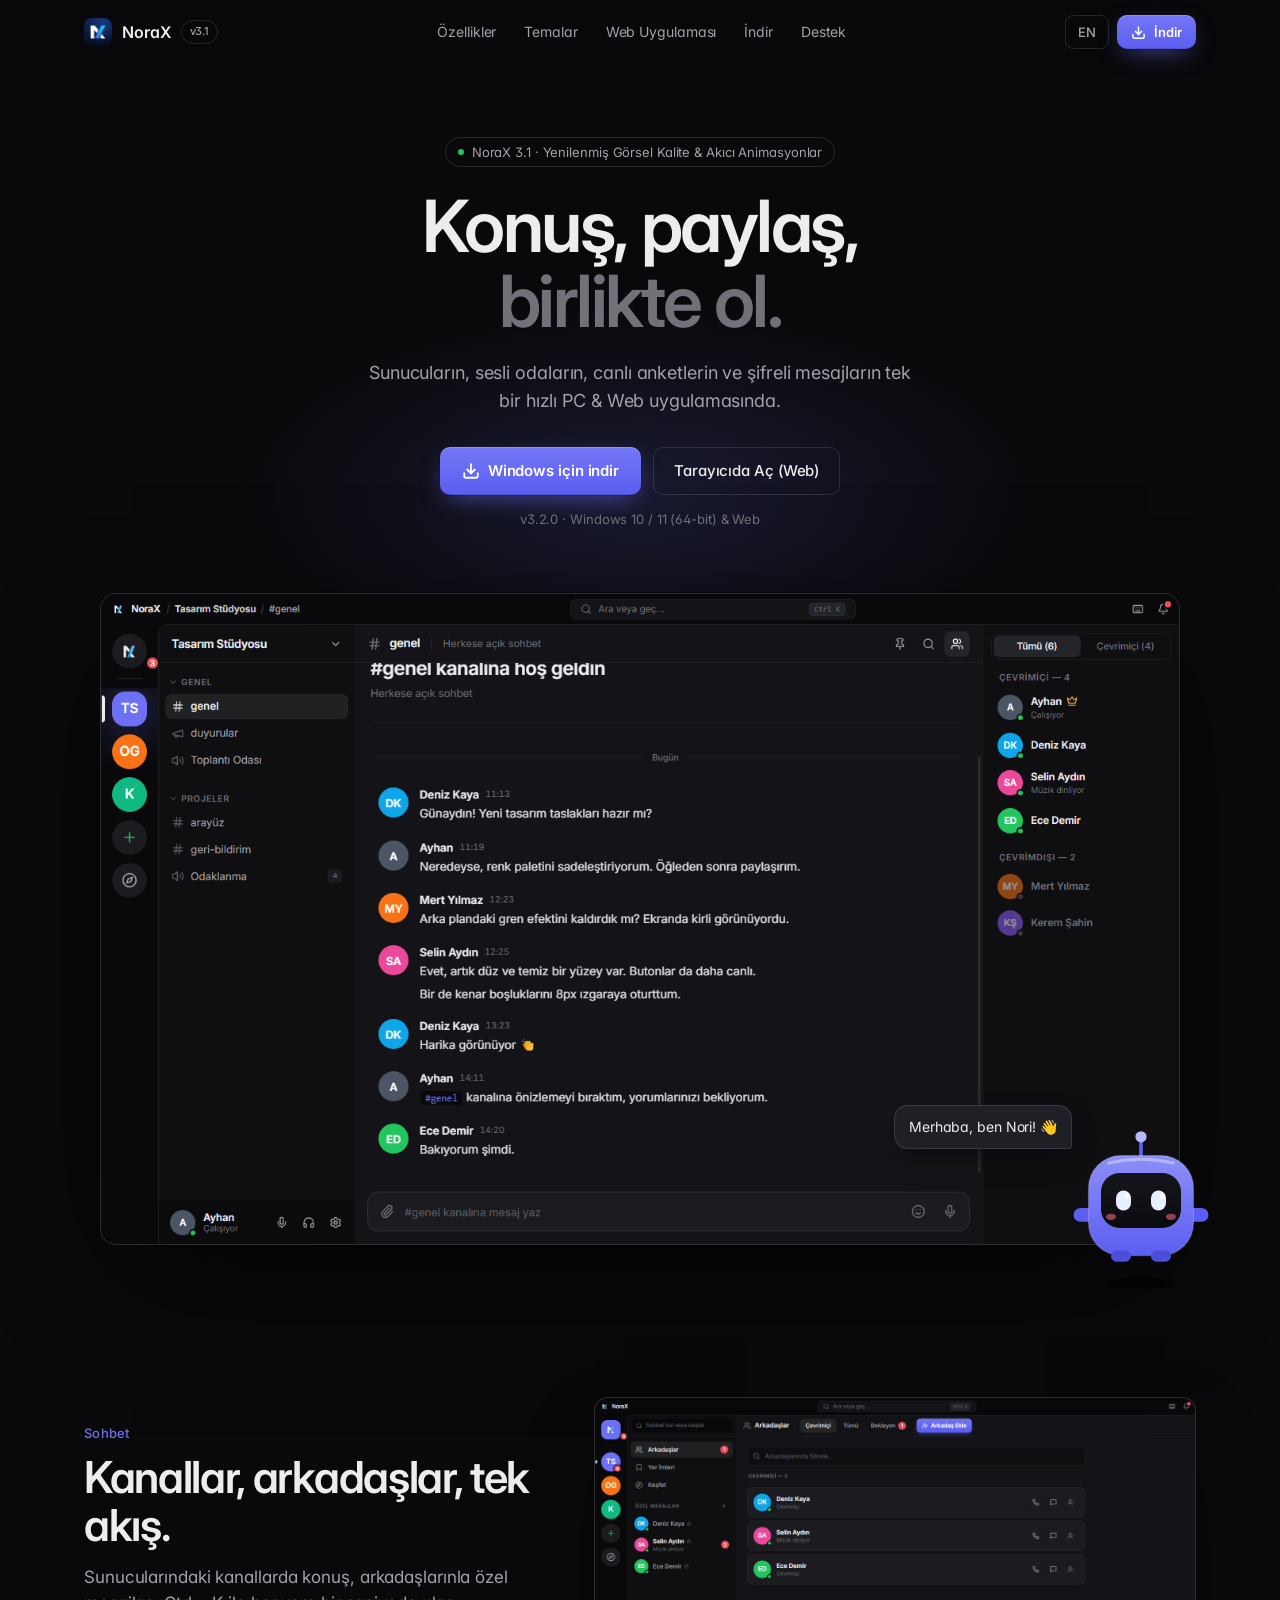
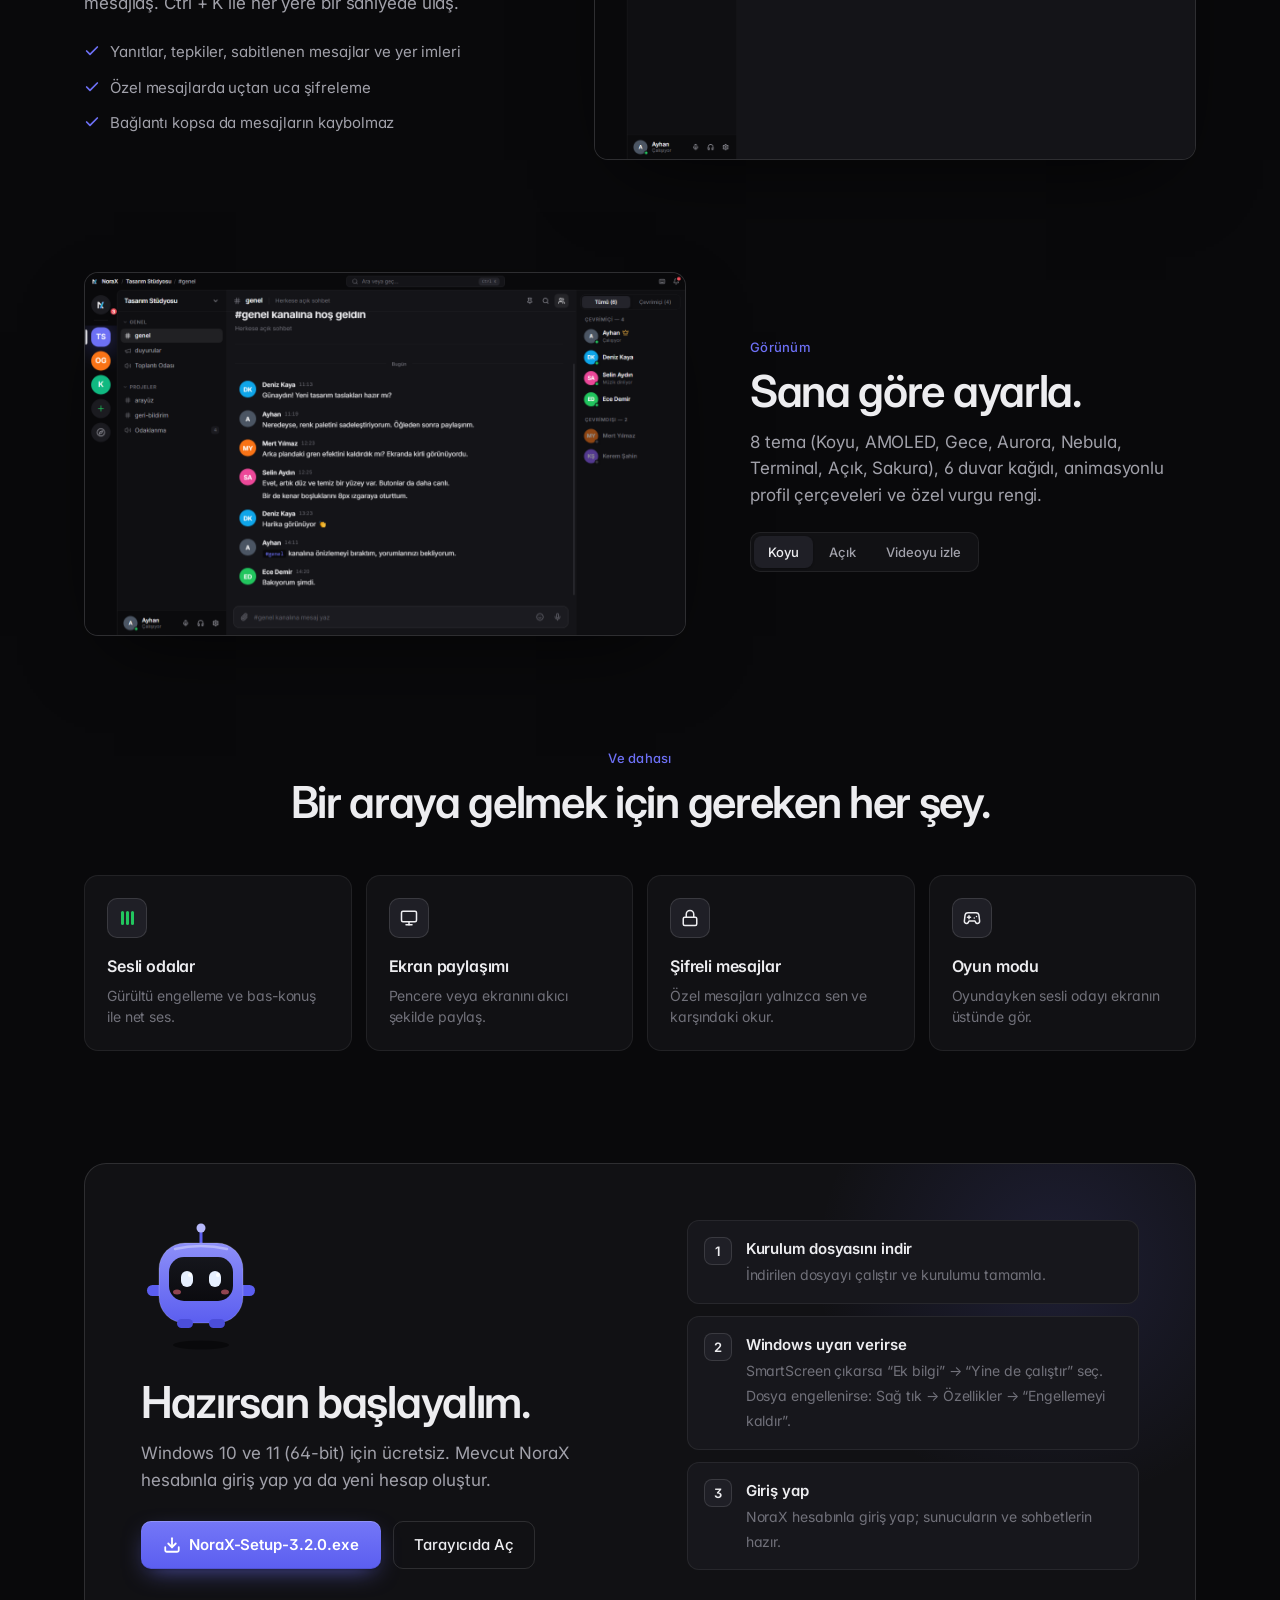
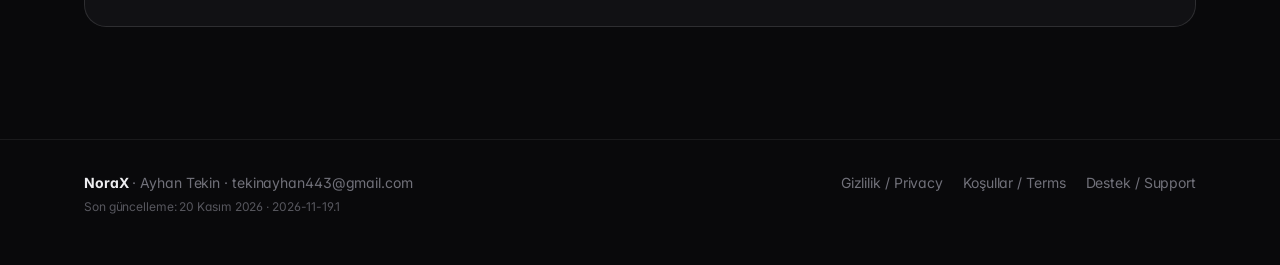
<file: index.html>
<!doctype html>
<html lang="tr" data-lang="tr">
<head>
  <meta charset="utf-8">
  <meta name="viewport" content="width=device-width,initial-scale=1">
  <meta name="norax-legal-version" content="2026-10-13.2">
  <meta name="norax-legal-revision" content="2026-11-19.1">
  <meta name="description" content="NoraX PC — Sunucular, sesli odalar, ekran paylaşımı ve özel mesajlar. Windows için ücretsiz indir.">
  <meta name="theme-color" content="#09090b">
  <title>NoraX — Windows için indir</title>
  <link rel="icon" type="image/png" href="assets/app-icon.png">
  <link rel="preconnect" href="https://fonts.googleapis.com">
  <link rel="preconnect" href="https://fonts.gstatic.com" crossorigin>
  <link href="https://fonts.googleapis.com/css2?family=Inter:wght@400;500;600;700&display=swap" rel="stylesheet">
  <style>
    :root {
      --bg: #09090b;
      --surface: #111114;
      --surface-2: #17171c;
      --surface-3: #1f1f26;
      --border: rgba(255, 255, 255, 0.07);
      --border-strong: rgba(255, 255, 255, 0.12);
      --text: #ededf0;
      --text-2: #a1a1aa;
      --text-3: #71717a;
      --accent: #6d70f5;
      --accent-strong: #5b5ef0;
      --accent-deep: #4b4ed9;
      --success: #22c55e;
      --ease: cubic-bezier(0.22, 1, 0.36, 1);
      --radius: 14px;
    }
    * { box-sizing: border-box; }
    html { scroll-behavior: smooth; }
    body {
      margin: 0;
      background: var(--bg);
      color: var(--text);
      font-family: 'Inter', -apple-system, 'Segoe UI', sans-serif;
      font-feature-settings: "cv11", "ss01";
      -webkit-font-smoothing: antialiased;
      letter-spacing: -0.006em;
      line-height: 1.55;
      overflow-x: hidden;
    }
    a { color: inherit; text-decoration: none; }
    img, video { display: block; max-width: 100%; }
    .container { width: 100%; max-width: 1160px; margin: 0 auto; padding: 0 24px; }

    /* ---------- Header ---------- */
    header {
      position: sticky; top: 0; z-index: 50;
      background: rgba(9, 9, 11, 0.6);
      backdrop-filter: blur(14px) saturate(140%);
      -webkit-backdrop-filter: blur(14px) saturate(140%);
      border-bottom: 1px solid transparent;
      transition: border-color 0.3s, background 0.3s;
    }
    header.scrolled { border-bottom-color: var(--border); background: rgba(9, 9, 11, 0.82); }
    .nav-inner { max-width: 1160px; margin: 0 auto; padding: 0 24px; height: 64px; display: flex; align-items: center; justify-content: space-between; gap: 16px; }
    .brand { display: flex; align-items: center; gap: 10px; font-weight: 600; font-size: 16px; }
    .brand img { width: 28px; height: 28px; border-radius: 8px; }
    .pill { font-size: 11px; font-weight: 500; color: var(--text-2); border: 1px solid var(--border-strong); padding: 2px 8px; border-radius: 999px; }
    .links { display: flex; gap: 4px; }
    .links a { font-size: 14px; color: var(--text-2); padding: 8px 12px; border-radius: 8px; transition: color 0.2s, background 0.2s; }
    .links a:hover { color: var(--text); background: rgba(255, 255, 255, 0.05); }
    .nav-actions { display: flex; align-items: center; gap: 8px; }
    .lang-btn { height: 34px; padding: 0 12px; border-radius: 8px; border: 1px solid var(--border-strong); background: transparent; color: var(--text-2); font: 500 13px Inter, sans-serif; cursor: pointer; transition: color 0.2s, background 0.2s; }
    .lang-btn:hover { color: var(--text); background: rgba(255, 255, 255, 0.05); }

    /* ---------- Buttons ---------- */
    .btn, .btn-sm {
      position: relative; isolation: isolate; overflow: hidden;
      display: inline-flex; align-items: center; justify-content: center; gap: 8px;
      font-weight: 600; color: #fff; border-radius: 10px; cursor: pointer;
      background: linear-gradient(180deg, #7477f7 0%, var(--accent-strong) 100%);
      box-shadow: inset 0 1px 0 rgba(255,255,255,0.2), inset 0 -1px 0 rgba(0,0,0,0.12), 0 1px 2px rgba(0,0,0,0.3), 0 8px 24px -8px rgba(109,112,245,0.7);
      transition: transform 0.2s var(--ease), box-shadow 0.25s var(--ease), filter 0.2s;
    }
    .btn { height: 48px; padding: 0 22px; font-size: 15px; }
    .btn-sm { height: 34px; padding: 0 14px; font-size: 13px; }
    .btn::after, .btn-sm::after {
      content: ''; position: absolute; inset: 0; width: 40%; z-index: -1;
      background: linear-gradient(90deg, transparent, rgba(255,255,255,0.25), transparent);
      transform: translateX(-130%) skewX(-20deg);
    }
    .btn:hover, .btn-sm:hover { transform: translateY(-1px); filter: brightness(1.06); box-shadow: inset 0 1px 0 rgba(255,255,255,0.24), 0 2px 4px rgba(0,0,0,0.3), 0 14px 32px -10px rgba(109,112,245,0.85); }
    .btn:hover::after, .btn-sm:hover::after { animation: sheen 0.8s var(--ease); }
    .btn:active, .btn-sm:active { transform: translateY(0) scale(0.98); }
    .btn-ghost { height: 48px; padding: 0 20px; display: inline-flex; align-items: center; gap: 8px; border-radius: 10px; border: 1px solid var(--border-strong); color: var(--text); font-weight: 500; font-size: 15px; transition: background 0.2s, border-color 0.2s; }
    .btn-ghost:hover { background: rgba(255,255,255,0.05); border-color: rgba(255,255,255,0.2); }
    @keyframes sheen { to { transform: translateX(260%) skewX(-20deg); } }

    /* ---------- Hero ---------- */
    .hero { padding: 72px 0 40px; text-align: center; position: relative; }
    .hero-glow {
      position: absolute; left: 50%; top: 220px; width: 900px; height: 420px; transform: translateX(-50%);
      background: radial-gradient(ellipse at center, rgba(109,112,245,0.16), transparent 65%);
      pointer-events: none; z-index: -1;
    }
    .badge { display: inline-flex; align-items: center; gap: 8px; height: 30px; padding: 0 12px; border-radius: 999px; border: 1px solid var(--border-strong); color: var(--text-2); font-size: 13px; }
    .badge .dot { width: 6px; height: 6px; border-radius: 50%; background: var(--success); box-shadow: 0 0 0 0 rgba(34,197,94,0.6); animation: ping 2s infinite; }
    @keyframes ping { 0% { box-shadow: 0 0 0 0 rgba(34,197,94,0.55); } 100% { box-shadow: 0 0 0 8px rgba(34,197,94,0); } }
    h1 { font-size: clamp(40px, 6.4vw, 72px); line-height: 1.04; letter-spacing: -0.035em; font-weight: 600; margin: 22px auto 0; max-width: 820px; }
    h1 .muted { color: var(--text-3); }
    .word { display: inline-block; opacity: 0; transform: translateY(18px); filter: blur(6px); animation: wordIn 0.8s var(--ease) forwards; }
    @keyframes wordIn { to { opacity: 1; transform: none; filter: blur(0); } }
    .lead { font-size: 18px; color: var(--text-2); max-width: 560px; margin: 20px auto 0; }
    .hero-cta { display: flex; gap: 12px; justify-content: center; flex-wrap: wrap; margin-top: 32px; }
    .meta { margin-top: 14px; font-size: 13px; color: var(--text-3); }

    /* ---------- App window frame ---------- */
    .stage { position: relative; margin: 64px auto 0; max-width: 1080px; }
    .window {
      border-radius: 16px; overflow: hidden; border: 1px solid var(--border-strong); background: var(--surface);
      box-shadow: 0 40px 120px -30px rgba(0,0,0,0.8), 0 0 0 1px rgba(0,0,0,0.4);
      transform: perspective(1600px) rotateX(6deg) scale(0.98); transform-origin: top center;
      transition: transform 1.1s var(--ease);
    }
    .stage.in .window { transform: perspective(1600px) rotateX(0) scale(1); }
    .window video, .window img { width: 100%; aspect-ratio: 1360 / 820; object-fit: cover; background: var(--surface); }
    .nori-hero { position: absolute; right: -36px; bottom: -48px; width: 150px; z-index: 3; }
    .bubble {
      position: absolute; right: 108px; bottom: 96px; z-index: 3;
      background: var(--surface-3); border: 1px solid var(--border-strong); color: var(--text);
      font-size: 14px; padding: 10px 14px; border-radius: 14px 14px 4px 14px; white-space: nowrap;
      box-shadow: 0 12px 30px -10px rgba(0,0,0,0.6);
      opacity: 0; transform: translateY(8px) scale(0.96); transition: opacity 0.5s var(--ease), transform 0.5s var(--ease);
    }
    .stage.in .bubble { opacity: 1; transform: none; transition-delay: 1.2s; }

    /* ---------- Sections ---------- */
    section { padding: 112px 0; }
    .eyebrow { font-size: 13px; font-weight: 500; color: var(--accent); letter-spacing: 0.02em; }
    h2 { font-size: clamp(30px, 4vw, 44px); letter-spacing: -0.03em; line-height: 1.1; font-weight: 600; margin: 10px 0 14px; }
    .section-lead { color: var(--text-2); font-size: 17px; max-width: 520px; margin: 0; }

    .row { display: grid; grid-template-columns: 1fr 1.35fr; gap: 64px; align-items: center; }
    .row.flip { grid-template-columns: 1.35fr 1fr; }
    .row > *, .dl > * { min-width: 0; }
    .row.flip .copy { order: 2; }
    .media {
      border-radius: 14px; overflow: hidden; border: 1px solid var(--border-strong); background: var(--surface);
      box-shadow: 0 30px 80px -30px rgba(0,0,0,0.75);
      transition: transform 0.6s var(--ease), box-shadow 0.6s var(--ease);
    }
    .media:hover { transform: translateY(-4px); box-shadow: 0 40px 100px -30px rgba(0,0,0,0.85); }
    .media video, .media img { width: 100%; height: auto; aspect-ratio: 1360 / 820; object-fit: cover; }
    .checks { list-style: none; padding: 0; margin: 24px 0 0; display: grid; gap: 12px; }
    .checks li { display: flex; gap: 10px; align-items: flex-start; color: var(--text-2); font-size: 15px; }
    .checks svg { flex: none; margin-top: 3px; color: var(--accent); }

    /* Theme switcher with real screenshots */
    .compare { position: relative; }
    .compare img { transition: opacity 0.6s var(--ease); }
    .compare img + img { position: absolute; inset: 0; opacity: 0; }
    .compare.light img + img { opacity: 1; }
    .seg { display: inline-flex; padding: 3px; gap: 2px; border-radius: 10px; background: var(--surface); border: 1px solid var(--border); margin-top: 24px; }
    .seg button { height: 32px; padding: 0 14px; border-radius: 8px; border: 0; background: transparent; color: var(--text-2); font: 500 13px Inter, sans-serif; cursor: pointer; transition: background 0.2s, color 0.2s; }
    .seg button.on { background: var(--surface-3); color: var(--text); box-shadow: 0 1px 2px rgba(0,0,0,0.3); }

    /* Feature grid */
    .grid { display: grid; grid-template-columns: repeat(4, 1fr); gap: 14px; margin-top: 48px; }
    .card {
      position: relative; padding: 22px; border-radius: var(--radius); background: var(--surface); border: 1px solid var(--border);
      transition: border-color 0.3s, transform 0.4s var(--ease), background 0.3s;
      overflow: hidden;
    }
    .card::before {
      content: ''; position: absolute; inset: 0; opacity: 0; transition: opacity 0.3s;
      background: radial-gradient(260px circle at var(--mx, 50%) var(--my, 50%), rgba(109,112,245,0.12), transparent 60%);
    }
    .card:hover { border-color: var(--border-strong); transform: translateY(-3px); }
    .card:hover::before { opacity: 1; }
    .icon { width: 40px; height: 40px; border-radius: 10px; display: grid; place-items: center; background: var(--surface-3); border: 1px solid var(--border-strong); color: var(--text); margin-bottom: 16px; }
    .card h3 { margin: 0 0 6px; font-size: 16px; font-weight: 600; letter-spacing: -0.01em; }
    .card p { margin: 0; color: var(--text-3); font-size: 14px; }
    .eq { display: inline-flex; gap: 2px; align-items: flex-end; height: 14px; }
    .eq i { width: 3px; height: 14px; border-radius: 3px; background: var(--success); transform-origin: bottom; animation: eq 0.9s ease-in-out infinite; }
    .eq i:nth-child(2) { animation-delay: 0.15s; } .eq i:nth-child(3) { animation-delay: 0.3s; }
    @keyframes eq { 0%,100% { transform: scaleY(0.3); } 50% { transform: scaleY(1); } }

    /* Download */
    .dl { position: relative; border-radius: 22px; border: 1px solid var(--border-strong); background: var(--surface); padding: 56px; display: grid; grid-template-columns: 1.1fr 1fr; gap: 48px; align-items: center; overflow: hidden; }
    .dl::before { content: ''; position: absolute; right: -120px; top: -160px; width: 520px; height: 520px; background: radial-gradient(circle, rgba(109,112,245,0.14), transparent 65%); pointer-events: none; }
    .dl .nori-dl { width: 120px; margin-bottom: 8px; }
    .steps { display: grid; gap: 12px; position: relative; }
    .step { display: flex; gap: 14px; padding: 16px; border-radius: 12px; background: var(--surface-2); border: 1px solid var(--border); }
    .step-num { flex: none; width: 28px; height: 28px; border-radius: 8px; display: grid; place-items: center; font-size: 13px; font-weight: 600; background: var(--surface-3); border: 1px solid var(--border-strong); }
    .step strong { display: block; font-size: 15px; font-weight: 600; margin-bottom: 2px; }
    .step span { color: var(--text-3); font-size: 14px; }

    footer { border-top: 1px solid var(--border); padding: 32px 0 48px; color: var(--text-3); font-size: 14px; }
    .footer-inner { display: flex; justify-content: space-between; gap: 16px; flex-wrap: wrap; }
    .footer-links { display: flex; gap: 20px; }
    .footer-links a:hover, footer a:hover { color: var(--text); }

    /* Scroll reveal */
    .reveal { opacity: 0; transform: translateY(28px); transition: opacity 0.9s var(--ease), transform 0.9s var(--ease); }
    .reveal.in { opacity: 1; transform: none; }
    .reveal.d1 { transition-delay: 0.08s; } .reveal.d2 { transition-delay: 0.16s; } .reveal.d3 { transition-delay: 0.24s; }

    /* ---------- Nori mascot (pure SVG + CSS) ---------- */
    .nori { overflow: visible; }
    .nori .body-g { animation: noriFloat 3.2s ease-in-out infinite; transform-origin: 60px 100px; }
    .nori .eye { animation: blink 4.6s infinite; transform-box: fill-box; transform-origin: center; }
    .nori .eye.r { animation-delay: 0.02s; }
    .nori .arm-wave { transform-box: view-box; transform-origin: 100px 70px; animation: wave 2.6s ease-in-out infinite; }
    .nori .arm-rest { transform-box: view-box; transform-origin: 20px 70px; animation: armRest 3.2s ease-in-out infinite; }
    .nori .antenna { transform-box: view-box; transform-origin: 60px 22px; animation: antenna 2.8s ease-in-out infinite; }
    .nori .bulb { animation: bulb 1.6s ease-in-out infinite; transform-box: fill-box; transform-origin: center; }
    .nori .shadow { animation: shadow 3.2s ease-in-out infinite; transform-box: fill-box; transform-origin: center; }
    @keyframes noriFloat { 0%,100% { transform: translateY(0); } 50% { transform: translateY(-6px); } }
    @keyframes blink { 0%, 44%, 48%, 100% { transform: scaleY(1); } 46% { transform: scaleY(0.1); } }
    @keyframes wave { 0%, 55%, 100% { transform: rotate(0); } 62% { transform: rotate(-150deg); } 70% { transform: rotate(-115deg); } 78% { transform: rotate(-150deg); } 86% { transform: rotate(-115deg); } 94% { transform: rotate(-20deg); } }
    @keyframes armRest { 0%,100% { transform: rotate(0); } 50% { transform: rotate(-6deg); } }
    @keyframes antenna { 0%,100% { transform: rotate(-5deg); } 50% { transform: rotate(5deg); } }
    @keyframes bulb { 0%,100% { opacity: 1; transform: scale(1); } 50% { opacity: 0.45; transform: scale(1.15); } }
    @keyframes shadow { 0%,100% { transform: scaleX(1); opacity: 0.5; } 50% { transform: scaleX(0.86); opacity: 0.32; } }

    @media (max-width: 900px) {
      .links { display: none; }
      .row, .row.flip, .dl { grid-template-columns: 1fr; gap: 32px; }
      .row.flip .copy { order: 0; }
      .grid { grid-template-columns: 1fr 1fr; }
      .dl { padding: 32px; }
      .nori-hero { width: 96px; right: -8px; bottom: -36px; }
      .bubble { display: none; }
      section { padding: 80px 0; }
    }
    @media (max-width: 520px) { .grid { grid-template-columns: 1fr; } .btn-sm span { display: none; } }
    @media (prefers-reduced-motion: reduce) {
      *, *::before, *::after { animation: none !important; transition: none !important; }
      .reveal, .word { opacity: 1 !important; transform: none !important; filter: none !important; }
    }
  </style>
</head>
<body>
  <!-- Reusable mascot -->
  <svg width="0" height="0" style="position:absolute" aria-hidden="true">
    <defs>
      <linearGradient id="nb" x1="0" y1="0" x2="0" y2="1"><stop offset="0%" stop-color="#8d8ff8"/><stop offset="100%" stop-color="#5b5ef0"/></linearGradient>
      <linearGradient id="ns" x1="0" y1="0" x2="0" y2="1"><stop offset="0%" stop-color="#15161c"/><stop offset="100%" stop-color="#0b0b0f"/></linearGradient>
      <symbol id="nori" viewBox="0 0 120 132">
        <ellipse class="shadow" cx="60" cy="124" rx="28" ry="4.5" fill="rgba(0,0,0,0.45)"/>
        <g class="body-g">
          <g class="antenna">
            <line x1="60" y1="22" x2="60" y2="9" stroke="#5b5ef0" stroke-width="3" stroke-linecap="round"/>
            <circle class="bulb" cx="60" cy="7" r="4.5" fill="#b6b8fb"/>
          </g>
          <g class="arm-rest"><rect x="6" y="64" width="18" height="11" rx="5.5" fill="#5b5ef0"/></g>
          <g class="arm-wave"><rect x="96" y="64" width="18" height="11" rx="5.5" fill="#5b5ef0"/></g>
          <rect x="18" y="22" width="84" height="80" rx="26" fill="url(#nb)"/>
          <rect x="18" y="22" width="84" height="80" rx="26" fill="none" stroke="rgba(255,255,255,0.18)"/>
          <path d="M34 28 Q60 22 86 28" stroke="rgba(255,255,255,0.35)" stroke-width="2.5" stroke-linecap="round" fill="none"/>
          <rect x="28" y="36" width="64" height="44" rx="15" fill="url(#ns)"/>
          <rect class="eye" x="40" y="50" width="12" height="16" rx="6" fill="#e7f0ff"/>
          <rect class="eye r" x="68" y="50" width="12" height="16" rx="6" fill="#e7f0ff"/>
          <circle cx="49" cy="54" r="2" fill="#fff"/><circle cx="77" cy="54" r="2" fill="#fff"/>
          <ellipse cx="36" cy="71" rx="4" ry="2.5" fill="#fb7185" opacity="0.55"/>
          <ellipse cx="84" cy="71" rx="4" ry="2.5" fill="#fb7185" opacity="0.55"/>
          <rect x="36" y="98" width="16" height="9" rx="4.5" fill="#4b4ed9"/>
          <rect x="68" y="98" width="16" height="9" rx="4.5" fill="#4b4ed9"/>
        </g>
      </symbol>
    </defs>
  </svg>

  <header id="top">
    <div class="nav-inner">
      <a href="index.html" class="brand">
        <img src="assets/app-icon.png" alt="NoraX">
        <span>NoraX</span>
        <span class="pill">v3.1</span>
      </a>
      <nav class="links" aria-label="NoraX">
        <a href="#features" data-tr="Özellikler" data-en="Features">Özellikler</a>
        <a href="#themes" data-tr="Temalar" data-en="Themes">Temalar</a>
        <a href="web/" data-tr="Web Uygulaması" data-en="Web App">Web Uygulaması</a>
        <a href="#download" data-tr="İndir" data-en="Download">İndir</a>
        <a href="support.html" data-tr="Destek" data-en="Support">Destek</a>
      </nav>
      <div class="nav-actions">
        <button id="langToggle" class="lang-btn" type="button">EN</button>
        <a class="btn-sm js-download-link" href="#download" download="NoraX-Setup-3.2.0.exe">
          <svg width="15" height="15" viewBox="0 0 24 24" fill="none" stroke="currentColor" stroke-width="2.4" stroke-linecap="round" stroke-linejoin="round"><path d="M21 15v4a2 2 0 0 1-2 2H5a2 2 0 0 1-2-2v-4"/><polyline points="7 10 12 15 17 10"/><line x1="12" y1="15" x2="12" y2="3"/></svg>
          <span data-tr="İndir" data-en="Download">İndir</span>
        </a>
      </div>
    </div>
  </header>

  <main>
    <!-- Hero -->
    <div class="hero">
      <div class="hero-glow"></div>
      <div class="container">
        <span class="badge"><span class="dot"></span><span data-tr="NoraX 3.1 · Yenilenmiş Görsel Kalite &amp; Akıcı Animasyonlar" data-en="NoraX 3.1 · Elevated Visual Polish &amp; Fluid Motion">NoraX 3.1 · Yenilenmiş Görsel Kalite &amp; Akıcı Animasyonlar</span></span>
        <h1>
          <span class="word" style="animation-delay:.05s" data-tr="Konuş," data-en="Talk,">Konuş,</span>
          <span class="word" style="animation-delay:.15s" data-tr="paylaş," data-en="share,">paylaş,</span><br>
          <span class="word muted" style="animation-delay:.28s" data-tr="birlikte" data-en="stay">birlikte</span>
          <span class="word muted" style="animation-delay:.38s" data-tr="ol." data-en="together.">ol.</span>
        </h1>
        <p class="lead reveal d1" data-tr="Sunucuların, sesli odaların, canlı anketlerin ve şifreli mesajların tek bir hızlı PC & Web uygulamasında." data-en="Your servers, voice rooms, live polls and encrypted messages in one fast PC & Web app.">Sunucuların, sesli odaların, canlı anketlerin ve şifreli mesajların tek bir hızlı PC & Web uygulamasında.</p>
        <div class="hero-cta reveal d2">
          <a class="btn js-download-link" href="#download" download="NoraX-Setup-3.2.0.exe">
            <svg width="18" height="18" viewBox="0 0 24 24" fill="none" stroke="currentColor" stroke-width="2.4" stroke-linecap="round" stroke-linejoin="round"><path d="M21 15v4a2 2 0 0 1-2 2H5a2 2 0 0 1-2-2v-4"/><polyline points="7 10 12 15 17 10"/><line x1="12" y1="15" x2="12" y2="3"/></svg>
            <span data-tr="Windows için indir" data-en="Download for Windows">Windows için indir</span>
          </a>
          <a class="btn-ghost" href="web/" data-tr="Tarayıcıda Aç (Web)" data-en="Open in Browser (Web)">Tarayıcıda Aç (Web)</a>
        </div>
        <div class="meta reveal d3"><span class="js-version">v3.2.0</span> · Windows 10 / 11 (64-bit) &amp; Web</div>

        <div class="stage" id="stage">
          <div class="window">
            <video autoplay muted loop playsinline preload="metadata" poster="assets/media/sohbet.png" aria-label="NoraX sohbet ekranı">
              <source src="assets/media/sohbet.mp4" type="video/mp4">
            </video>
          </div>
          <div class="bubble" data-tr="Merhaba, ben Nori! 👋" data-en="Hi, I'm Nori! 👋">Merhaba, ben Nori! 👋</div>
          <svg class="nori nori-hero" viewBox="0 0 120 132" role="img" aria-label="Nori"><use href="#nori"/></svg>
        </div>
      </div>
    </div>

    <!-- Feature rows -->
    <section id="features">
      <div class="container">
        <div class="row">
          <div class="copy reveal">
            <div class="eyebrow" data-tr="Sohbet" data-en="Chat">Sohbet</div>
            <h2 data-tr="Kanallar, arkadaşlar, tek akış." data-en="Channels and friends, one flow.">Kanallar, arkadaşlar, tek akış.</h2>
            <p class="section-lead" data-tr="Sunucularındaki kanallarda konuş, arkadaşlarınla özel mesajlaş. Ctrl + K ile her yere bir saniyede ulaş." data-en="Talk in server channels, message friends privately. Press Ctrl + K to jump anywhere in a second.">Sunucularındaki kanallarda konuş, arkadaşlarınla özel mesajlaş. Ctrl + K ile her yere bir saniyede ulaş.</p>
            <ul class="checks">
              <li><svg width="16" height="16" viewBox="0 0 24 24" fill="none" stroke="currentColor" stroke-width="2.6" stroke-linecap="round" stroke-linejoin="round"><polyline points="20 6 9 17 4 12"/></svg><span data-tr="Yanıtlar, tepkiler, sabitlenen mesajlar ve yer imleri" data-en="Replies, reactions, pinned messages and bookmarks">Yanıtlar, tepkiler, sabitlenen mesajlar ve yer imleri</span></li>
              <li><svg width="16" height="16" viewBox="0 0 24 24" fill="none" stroke="currentColor" stroke-width="2.6" stroke-linecap="round" stroke-linejoin="round"><polyline points="20 6 9 17 4 12"/></svg><span data-tr="Özel mesajlarda uçtan uca şifreleme" data-en="End-to-end encryption in direct messages">Özel mesajlarda uçtan uca şifreleme</span></li>
              <li><svg width="16" height="16" viewBox="0 0 24 24" fill="none" stroke="currentColor" stroke-width="2.6" stroke-linecap="round" stroke-linejoin="round"><polyline points="20 6 9 17 4 12"/></svg><span data-tr="Bağlantı kopsa da mesajların kaybolmaz" data-en="Messages wait and send when you reconnect">Bağlantı kopsa da mesajların kaybolmaz</span></li>
            </ul>
          </div>
          <div class="media reveal d1">
            <img src="assets/media/arkadaslar.png" alt="NoraX arkadaşlar ekranı" loading="lazy" width="1360" height="820">
          </div>
        </div>
      </div>
    </section>

    <section id="themes" style="padding-top:0">
      <div class="container">
        <div class="row flip">
          <div class="copy reveal">
            <div class="eyebrow" data-tr="Görünüm" data-en="Appearance">Görünüm</div>
            <h2 data-tr="Sana göre ayarla." data-en="Make it yours.">Sana göre ayarla.</h2>
            <p class="section-lead" data-tr="8 tema (Koyu, AMOLED, Gece, Aurora, Nebula, Terminal, Açık, Sakura), 6 duvar kağıdı, animasyonlu profil çerçeveleri ve özel vurgu rengi." data-en="8 themes (Dark, AMOLED, Midnight, Aurora, Nebula, Terminal, Light, Sakura), 6 wallpapers, animated profile frames and custom accents.">8 tema (Koyu, AMOLED, Gece, Aurora, Nebula, Terminal, Açık, Sakura), 6 duvar kağıdı, animasyonlu profil çerçeveleri ve özel vurgu rengi.</p>
            <div class="seg" role="tablist" aria-label="Tema">
              <button class="on" type="button" data-show="dark" data-tr="Koyu" data-en="Dark">Koyu</button>
              <button type="button" data-show="light" data-tr="Açık" data-en="Light">Açık</button>
              <button type="button" data-show="video" data-tr="Videoyu izle" data-en="Watch video">Videoyu izle</button>
            </div>
          </div>
          <div class="media reveal d1">
            <div class="compare" id="compare">
              <img src="assets/media/sohbet.png" alt="Koyu tema" loading="lazy" width="1360" height="820">
              <img src="assets/media/sohbet-acik.png" alt="Açık tema" loading="lazy" width="1360" height="820">
              <video id="themeVideo" muted loop playsinline preload="none" poster="assets/media/gorunum.png" style="display:none">
                <source src="assets/media/temalar.mp4" type="video/mp4">
              </video>
            </div>
          </div>
        </div>
      </div>
    </section>

    <!-- Small feature grid -->
    <section style="padding-top:0">
      <div class="container">
        <div class="reveal" style="text-align:center">
          <div class="eyebrow" data-tr="Ve dahası" data-en="And more">Ve dahası</div>
          <h2 data-tr="Bir araya gelmek için gereken her şey." data-en="Everything you need to hang out.">Bir araya gelmek için gereken her şey.</h2>
        </div>
        <div class="grid">
          <div class="card reveal">
            <div class="icon"><span class="eq"><i></i><i></i><i></i></span></div>
            <h3 data-tr="Sesli odalar" data-en="Voice rooms">Sesli odalar</h3>
            <p data-tr="Gürültü engelleme ve bas-konuş ile net ses." data-en="Clear audio with noise suppression and push-to-talk.">Gürültü engelleme ve bas-konuş ile net ses.</p>
          </div>
          <div class="card reveal d1">
            <div class="icon"><svg width="18" height="18" viewBox="0 0 24 24" fill="none" stroke="currentColor" stroke-width="2" stroke-linecap="round" stroke-linejoin="round"><rect x="2" y="3" width="20" height="14" rx="2"/><line x1="8" y1="21" x2="16" y2="21"/><line x1="12" y1="17" x2="12" y2="21"/></svg></div>
            <h3 data-tr="Ekran paylaşımı" data-en="Screen sharing">Ekran paylaşımı</h3>
            <p data-tr="Pencere veya ekranını akıcı şekilde paylaş." data-en="Share a window or your whole screen smoothly.">Pencere veya ekranını akıcı şekilde paylaş.</p>
          </div>
          <div class="card reveal d2">
            <div class="icon"><svg width="18" height="18" viewBox="0 0 24 24" fill="none" stroke="currentColor" stroke-width="2" stroke-linecap="round" stroke-linejoin="round"><rect x="3" y="11" width="18" height="11" rx="2"/><path d="M7 11V7a5 5 0 0 1 10 0v4"/></svg></div>
            <h3 data-tr="Şifreli mesajlar" data-en="Encrypted messages">Şifreli mesajlar</h3>
            <p data-tr="Özel mesajları yalnızca sen ve karşındaki okur." data-en="Only you and the other person can read DMs.">Özel mesajları yalnızca sen ve karşındaki okur.</p>
          </div>
          <div class="card reveal d3">
            <div class="icon"><svg width="18" height="18" viewBox="0 0 24 24" fill="none" stroke="currentColor" stroke-width="2" stroke-linecap="round" stroke-linejoin="round"><line x1="6" y1="11" x2="10" y2="11"/><line x1="8" y1="9" x2="8" y2="13"/><line x1="15" y1="12" x2="15.01" y2="12"/><line x1="18" y1="10" x2="18.01" y2="10"/><path d="M17.32 5H6.68a4 4 0 0 0-3.98 3.59l-.9 7.4A3 3 0 0 0 4.78 19.3c1 0 1.9-.6 2.3-1.5l.9-1.8h8l.9 1.8c.4.9 1.3 1.5 2.3 1.5a3 3 0 0 0 2.98-3.31l-.9-7.4A4 4 0 0 0 17.32 5z"/></svg></div>
            <h3 data-tr="Oyun modu" data-en="Game mode">Oyun modu</h3>
            <p data-tr="Oyundayken sesli odayı ekranın üstünde gör." data-en="See your voice room on top of your game.">Oyundayken sesli odayı ekranın üstünde gör.</p>
          </div>
        </div>
      </div>
    </section>

    <!-- Download -->
    <section id="download" style="padding-top:0">
      <div class="container">
        <div class="dl reveal">
          <div style="position:relative">
            <svg class="nori nori-dl" viewBox="0 0 120 132" role="img" aria-label="Nori"><use href="#nori"/></svg>
            <h2 data-tr="Hazırsan başlayalım." data-en="Ready when you are.">Hazırsan başlayalım.</h2>
            <p class="section-lead" data-tr="Windows 10 ve 11 (64-bit) için ücretsiz. Mevcut NoraX hesabınla giriş yap ya da yeni hesap oluştur." data-en="Free for Windows 10 and 11 (64-bit). Sign in with your NoraX account or create a new one.">Windows 10 ve 11 (64-bit) için ücretsiz. Mevcut NoraX hesabınla giriş yap ya da yeni hesap oluştur.</p>
            <div style="margin-top:28px;display:flex;gap:12px;flex-wrap:wrap">
              <a class="btn js-download-link" href="#download" download="NoraX-Setup-3.2.0.exe">
                <svg width="18" height="18" viewBox="0 0 24 24" fill="none" stroke="currentColor" stroke-width="2.4" stroke-linecap="round" stroke-linejoin="round"><path d="M21 15v4a2 2 0 0 1-2 2H5a2 2 0 0 1-2-2v-4"/><polyline points="7 10 12 15 17 10"/><line x1="12" y1="15" x2="12" y2="3"/></svg>
                <span class="js-filename">NoraX-Setup-3.2.0.exe</span>
              </a>
              <a class="btn-ghost" href="web/" data-tr="Tarayıcıda Aç" data-en="Open Web App">Tarayıcıda Aç</a>
            </div>
          </div>
          <div class="steps">
            <div class="step">
              <div class="step-num">1</div>
              <div>
                <strong data-tr="Kurulum dosyasını indir" data-en="Download the installer">Kurulum dosyasını indir</strong>
                <span data-tr="İndirilen dosyayı çalıştır ve kurulumu tamamla." data-en="Run the downloaded file and finish setup.">İndirilen dosyayı çalıştır ve kurulumu tamamla.</span>
              </div>
            </div>
            <div class="step">
              <div class="step-num">2</div>
              <div>
                <strong data-tr="Windows uyarı verirse" data-en="If Windows shows a warning">Windows uyarı verirse</strong>
                <span data-tr="SmartScreen çıkarsa “Ek bilgi” → “Yine de çalıştır” seç. Dosya engellenirse: Sağ tık → Özellikler → “Engellemeyi kaldır”." data-en="For SmartScreen choose “More info” → “Run anyway”. If the file is blocked: Right-click → Properties → “Unblock”.">SmartScreen çıkarsa “Ek bilgi” → “Yine de çalıştır” seç. Dosya engellenirse: Sağ tık → Özellikler → “Engellemeyi kaldır”.</span>
              </div>
            </div>
            <div class="step">
              <div class="step-num">3</div>
              <div>
                <strong data-tr="Giriş yap" data-en="Sign in">Giriş yap</strong>
                <span data-tr="NoraX hesabınla giriş yap; sunucuların ve sohbetlerin hazır." data-en="Sign in with your NoraX account; your servers and chats are ready.">NoraX hesabınla giriş yap; sunucuların ve sohbetlerin hazır.</span>
              </div>
            </div>
          </div>
        </div>
      </div>
    </section>
  </main>

  <footer>
    <div class="container">
      <div class="footer-inner">
        <div>
          <strong style="color:var(--text)">NoraX</strong> · Ayhan Tekin · <a href="mailto:tekinayhan443@gmail.com">tekinayhan443@gmail.com</a>
          <div style="font-size:12px;margin-top:4px;opacity:0.75">Son güncelleme: 20 Kasım 2026 · 2026-11-19.1</div>
        </div>
        <div class="footer-links">
          <a href="privacy.html">Gizlilik / Privacy</a>
          <a href="terms.html">Koşullar / Terms</a>
          <a href="support.html">Destek / Support</a>
        </div>
      </div>
    </div>
  </footer>

  <script src="download-config.js"></script>
  <script>
    // Centralized download URL from download-config.js
    const cfg = window.NORAX_PC_CONFIG || {};
    document.querySelectorAll('.js-download-link').forEach((link) => {
      if (cfg.downloadUrl) {
        link.setAttribute('href', cfg.downloadUrl);
        link.setAttribute('download', cfg.fileName || 'NoraX-Setup.exe');
        if (/mediafire\.com/i.test(cfg.downloadUrl)) {
          link.setAttribute('target', '_blank');
          link.setAttribute('rel', 'noopener');
        }
      } else {
        link.addEventListener('click', (e) => {
          e.preventDefault();
          alert(document.documentElement.lang === 'en'
            ? 'The installer link is not available yet. Please check back soon.'
            : 'Kurulum bağlantısı henüz hazır değil. Lütfen biraz sonra tekrar dene.');
        });
      }
    });
    if (cfg.version) document.querySelectorAll('.js-version').forEach((el) => (el.textContent = 'v' + cfg.version));
    if (cfg.fileName) document.querySelectorAll('.js-filename').forEach((el) => (el.textContent = cfg.fileName));

    // Header border on scroll
    const header = document.getElementById('top');
    const onScroll = () => header.classList.toggle('scrolled', window.scrollY > 8);
    window.addEventListener('scroll', onScroll, { passive: true });
    onScroll();

    // Scroll reveal
    const io = new IntersectionObserver((entries) => {
      entries.forEach((e) => {
        if (e.isIntersecting) { e.target.classList.add('in'); io.unobserve(e.target); }
      });
    }, { threshold: 0.15, rootMargin: '0px 0px -40px 0px' });
    document.querySelectorAll('.reveal, .stage').forEach((el) => io.observe(el));

    // Cursor spotlight on cards
    document.querySelectorAll('.card').forEach((card) => {
      card.addEventListener('mousemove', (e) => {
        const r = card.getBoundingClientRect();
        card.style.setProperty('--mx', (e.clientX - r.left) + 'px');
        card.style.setProperty('--my', (e.clientY - r.top) + 'px');
      });
    });

    // Theme compare: dark / light screenshots or the recorded video
    const compare = document.getElementById('compare');
    const themeVideo = document.getElementById('themeVideo');
    const imgs = compare.querySelectorAll('img');
    document.querySelectorAll('.seg button').forEach((btn) => {
      btn.addEventListener('click', () => {
        document.querySelectorAll('.seg button').forEach((b) => b.classList.remove('on'));
        btn.classList.add('on');
        const mode = btn.getAttribute('data-show');
        const isVideo = mode === 'video';
        themeVideo.style.display = isVideo ? 'block' : 'none';
        imgs.forEach((img) => (img.style.display = isVideo ? 'none' : ''));
        if (isVideo) { themeVideo.currentTime = 0; themeVideo.play(); } else { themeVideo.pause(); }
        compare.classList.toggle('light', mode === 'light');
      });
    });

    // Pause hero video when off-screen (saves battery)
    const heroVideo = document.querySelector('.window video');
    new IntersectionObserver(([e]) => (e.isIntersecting ? heroVideo.play().catch(() => {}) : heroVideo.pause())).observe(heroVideo);

    // TR / EN toggle
    const langBtn = document.getElementById('langToggle');
    let lang = 'tr';
    langBtn.addEventListener('click', () => {
      lang = lang === 'tr' ? 'en' : 'tr';
      document.documentElement.lang = lang;
      langBtn.textContent = lang === 'tr' ? 'EN' : 'TR';
      document.querySelectorAll('[data-tr]').forEach((el) => {
        el.textContent = el.getAttribute(lang === 'tr' ? 'data-tr' : 'data-en');
      });
    });
  </script>
</body>
</html>
</file>
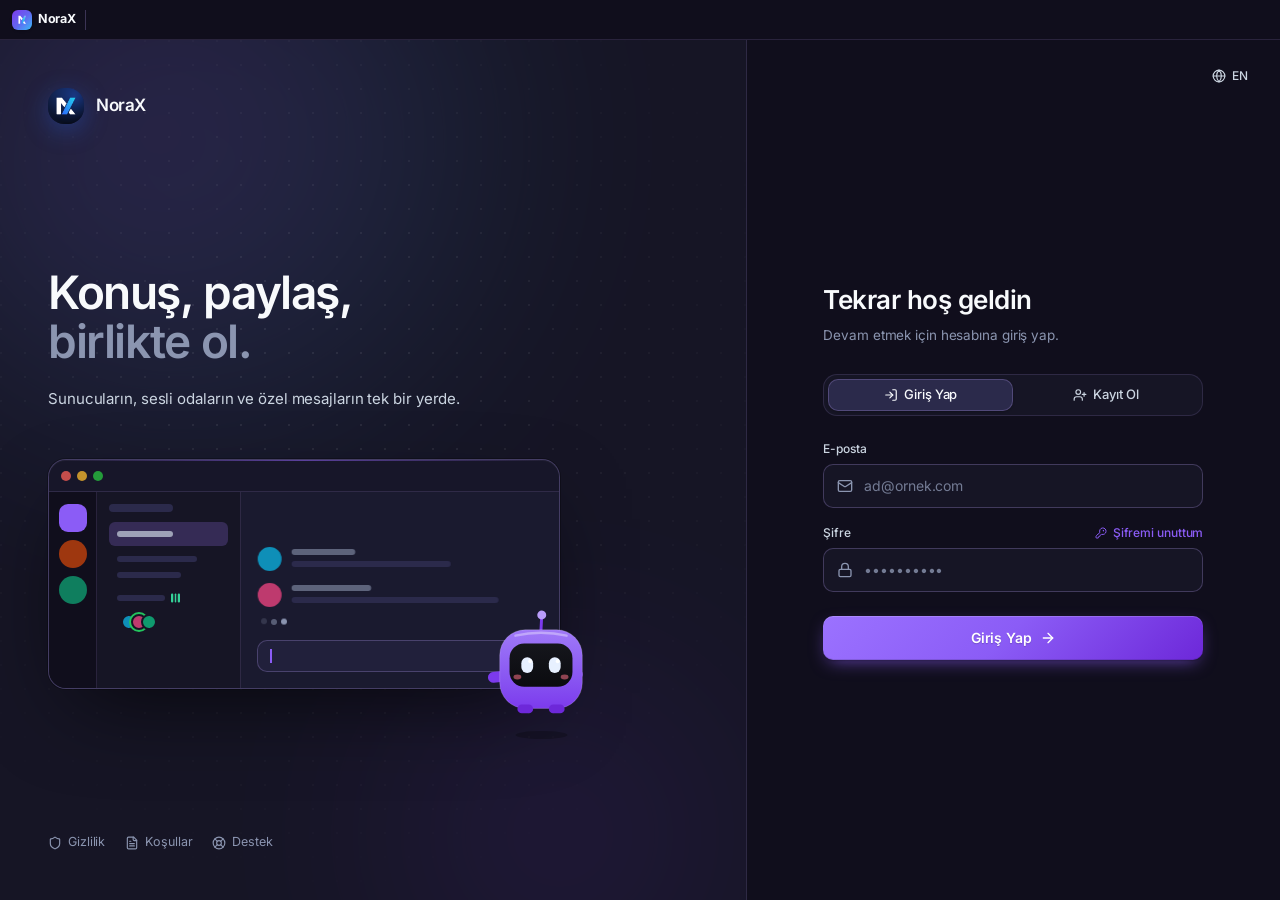
<file: web/index.html>
<!doctype html>
<html lang="tr" class="dark">
  <head>
    <meta charset="UTF-8" />
    <meta name="viewport" content="width=device-width, initial-scale=1.0" />
    <meta
      http-equiv="Content-Security-Policy"
      content="default-src 'self' data: blob:; script-src 'self'; img-src 'self' https: data: blob:; media-src 'self' https: data: blob:; style-src 'self' 'unsafe-inline'; font-src 'self' data:; connect-src 'self' https://invrztgxmoxofkuwaing.supabase.co wss://invrztgxmoxofkuwaing.supabase.co https://*.livekit.cloud wss://*.livekit.cloud https://tenor.googleapis.com https://api.giphy.com http://127.0.0.1:* ws://127.0.0.1:* data: blob:;"
    />
    <title>NoraX</title>
    <script type="module" crossorigin src="./assets/index-Di6IViG3.js"></script>
    <link rel="modulepreload" crossorigin href="./assets/vendor-motion-bOugfYVc.js">
    <link rel="modulepreload" crossorigin href="./assets/vendor-radix-C0EIIJtv.js">
    <link rel="modulepreload" crossorigin href="./assets/vendor-supabase-DNRf-bvf.js">
    <link rel="modulepreload" crossorigin href="./assets/vendor-livekit-qUp-c1AM.js">
    <link rel="stylesheet" crossorigin href="./assets/index-B5gILrEe.css">
  </head>
  <body class="antialiased overflow-hidden">
    <div id="root"></div>
  </body>
</html>
</file>
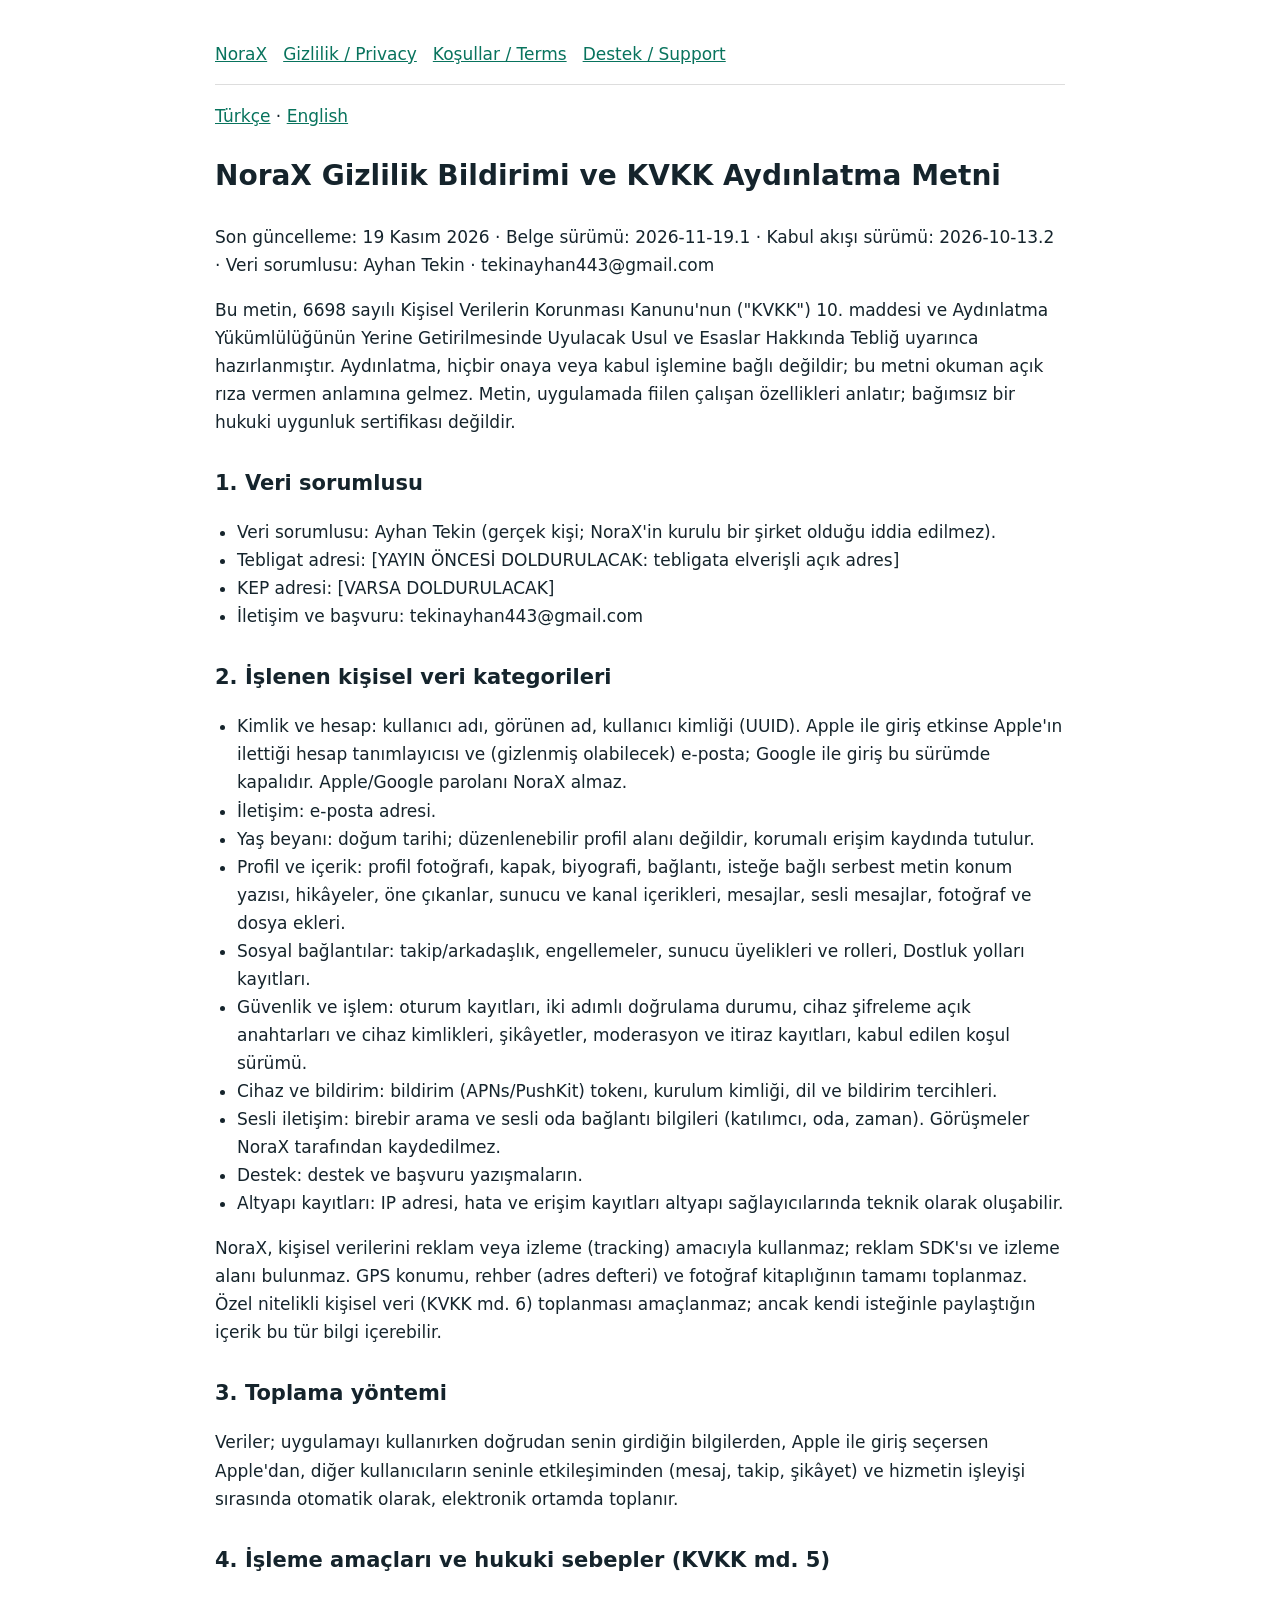
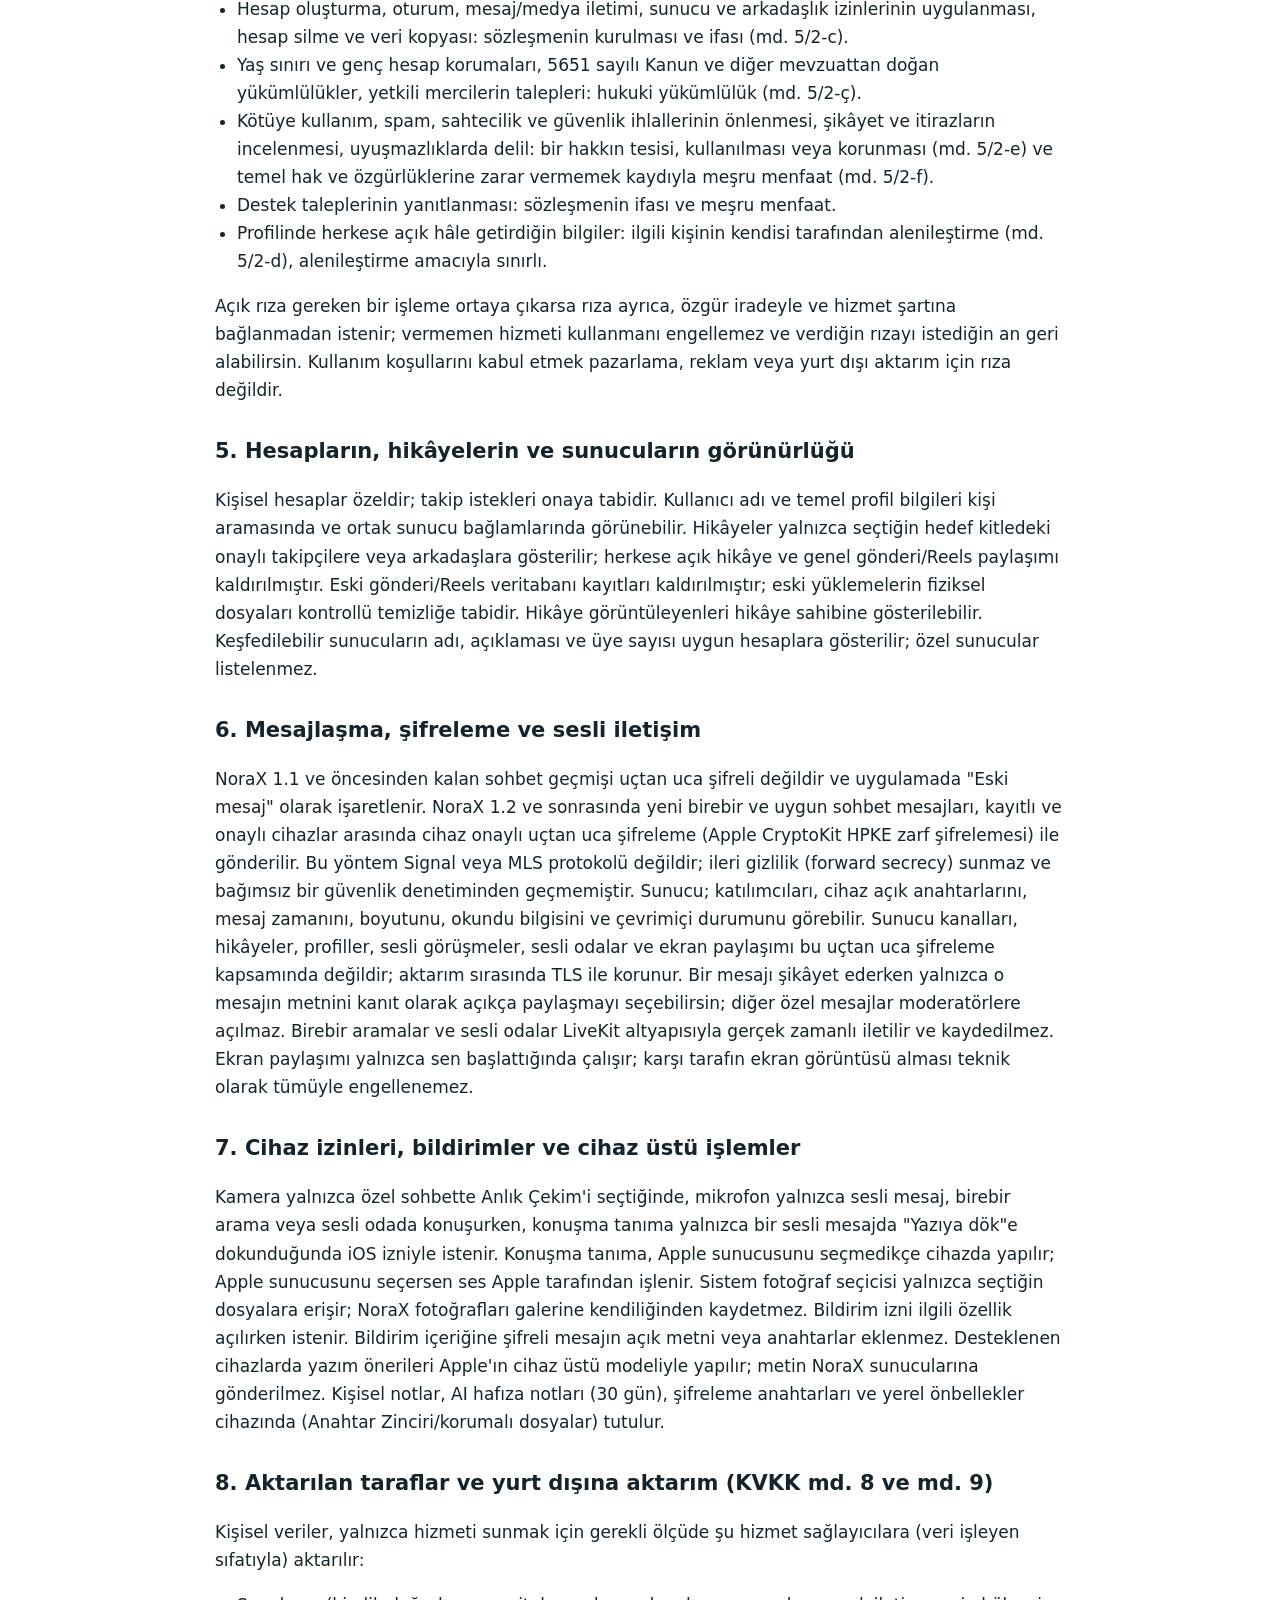
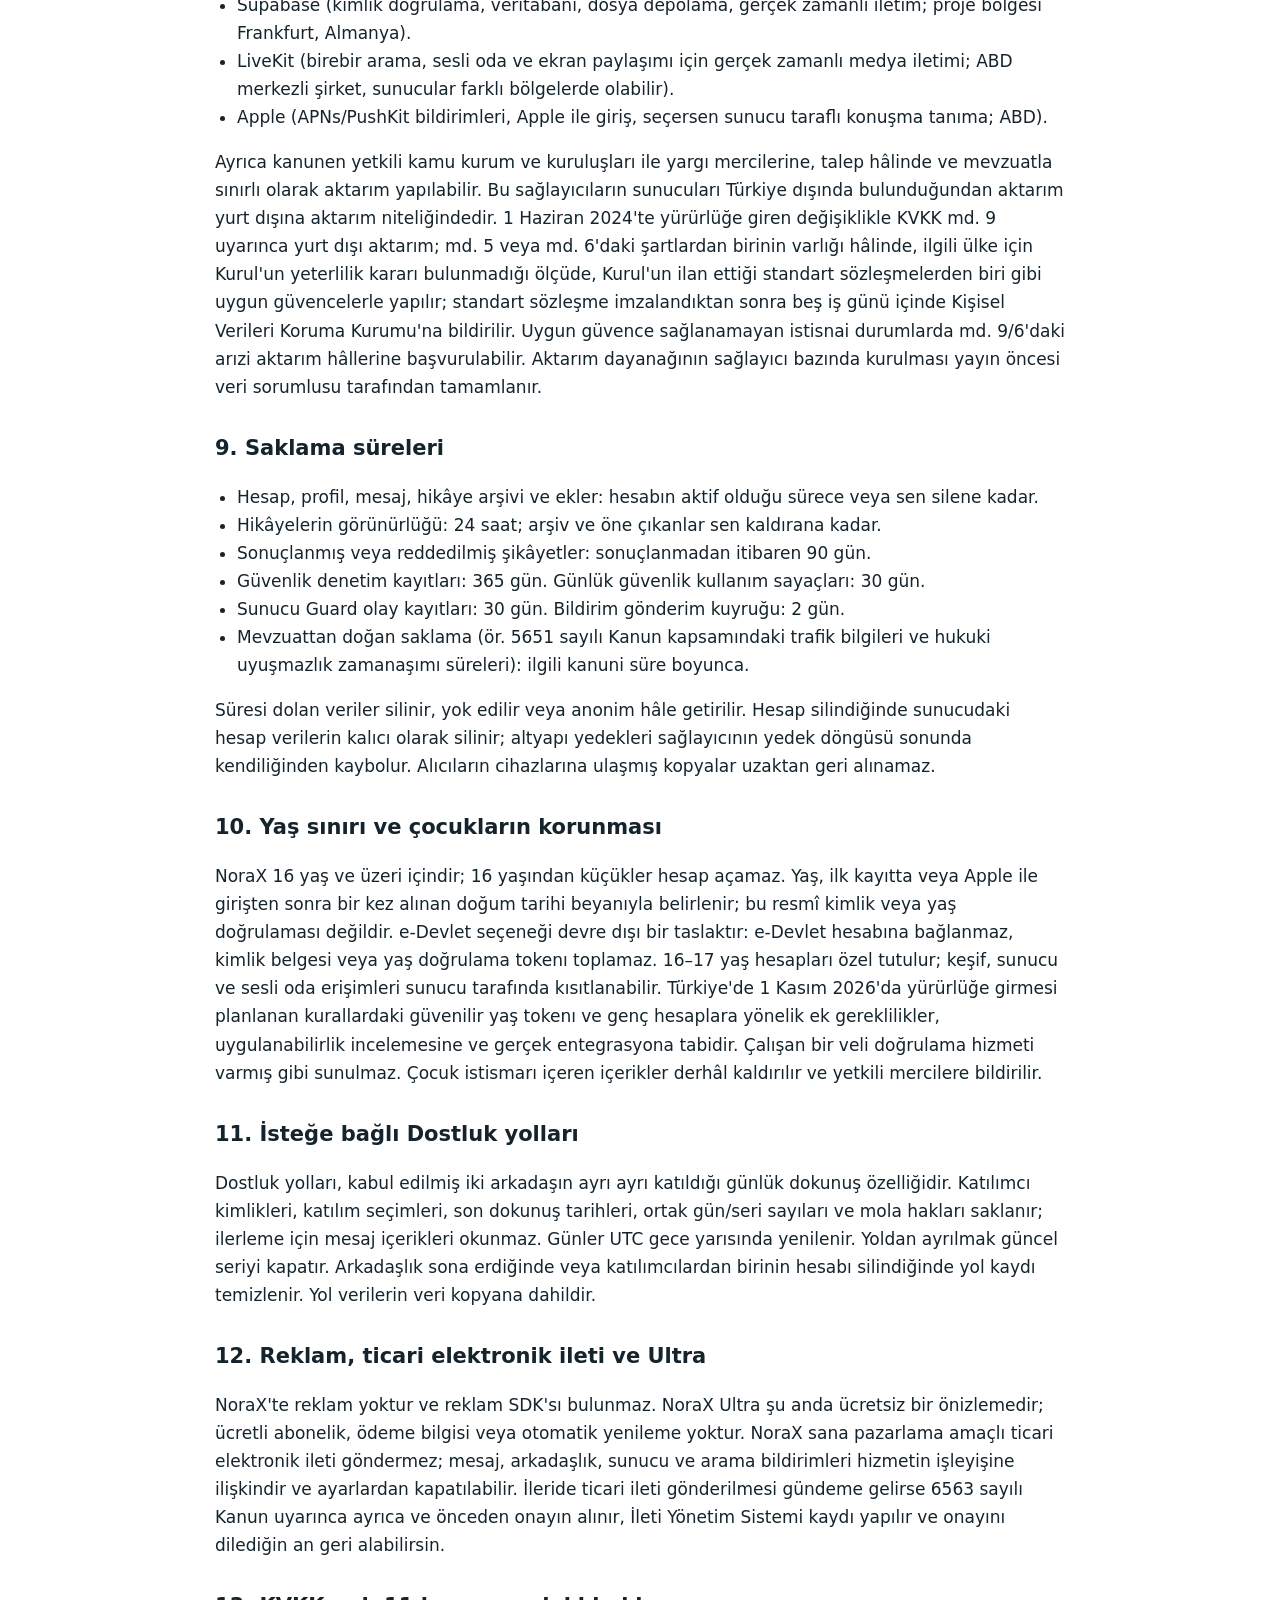
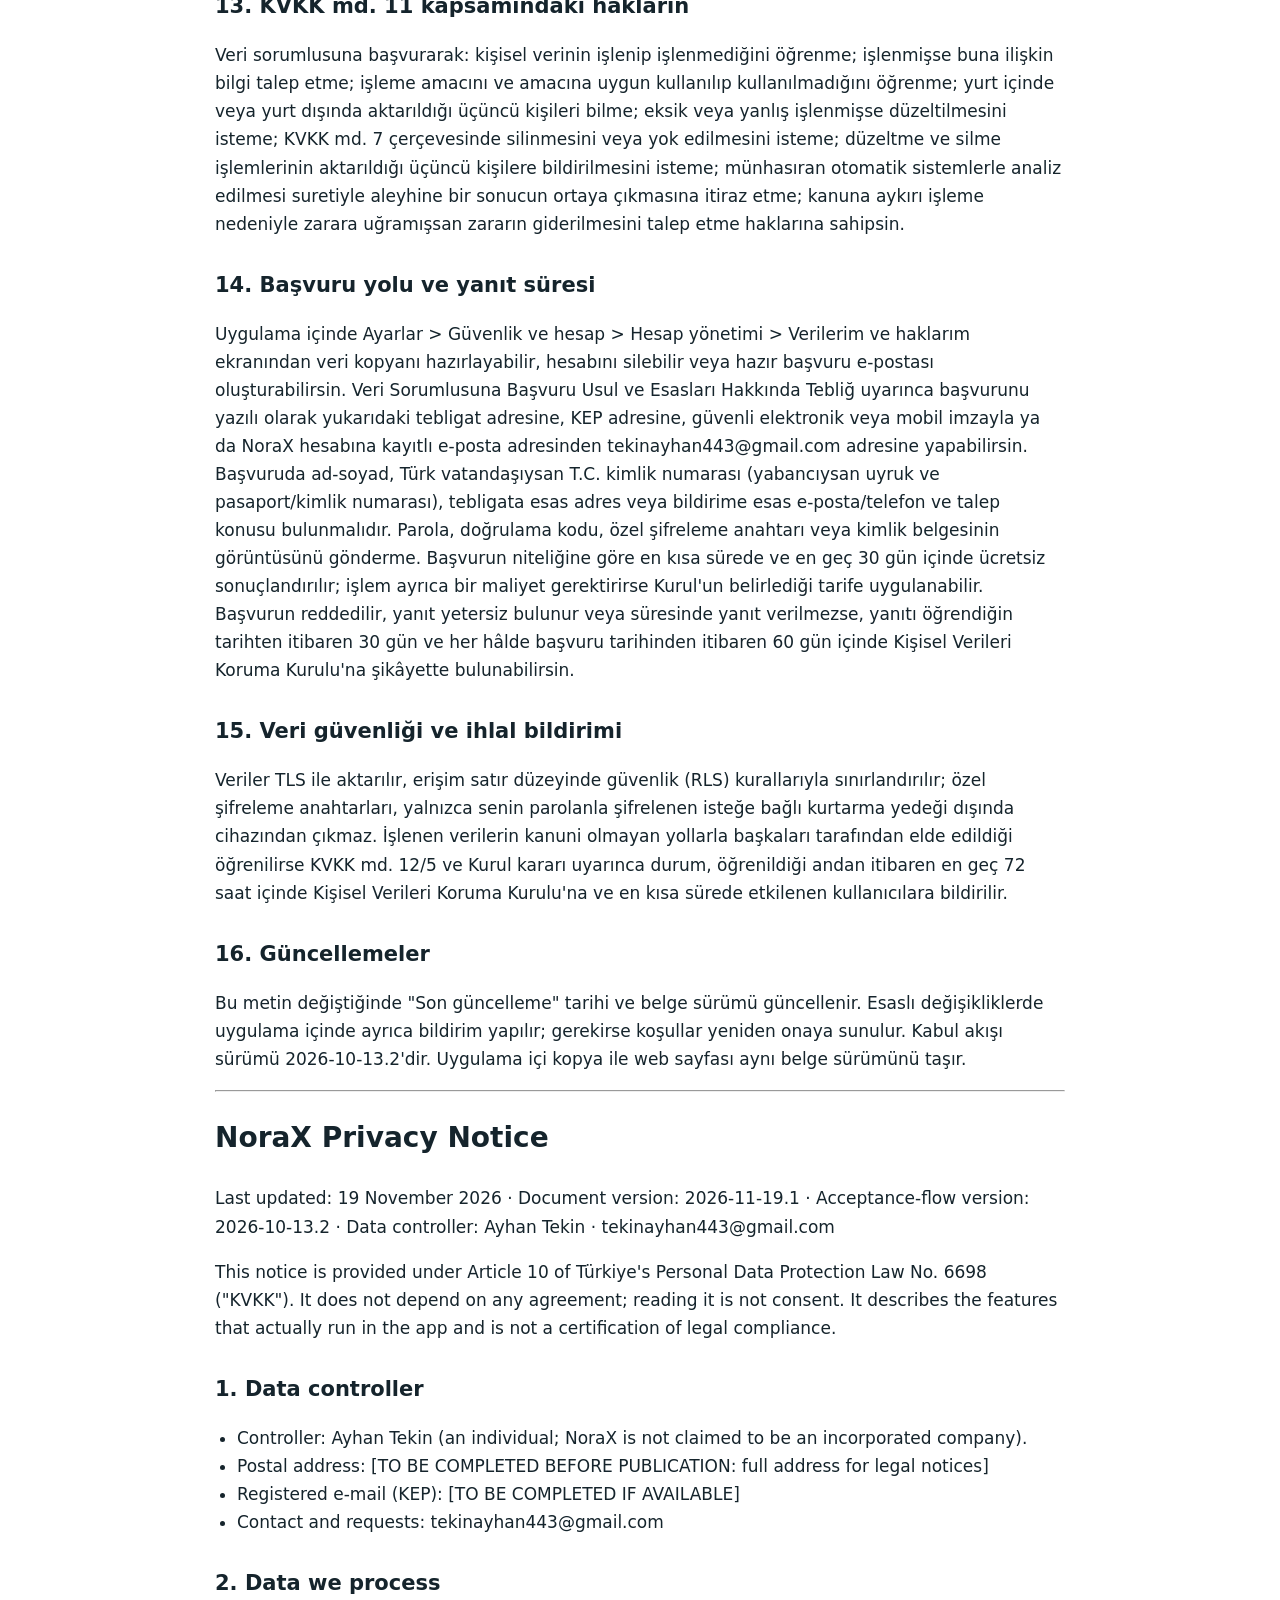
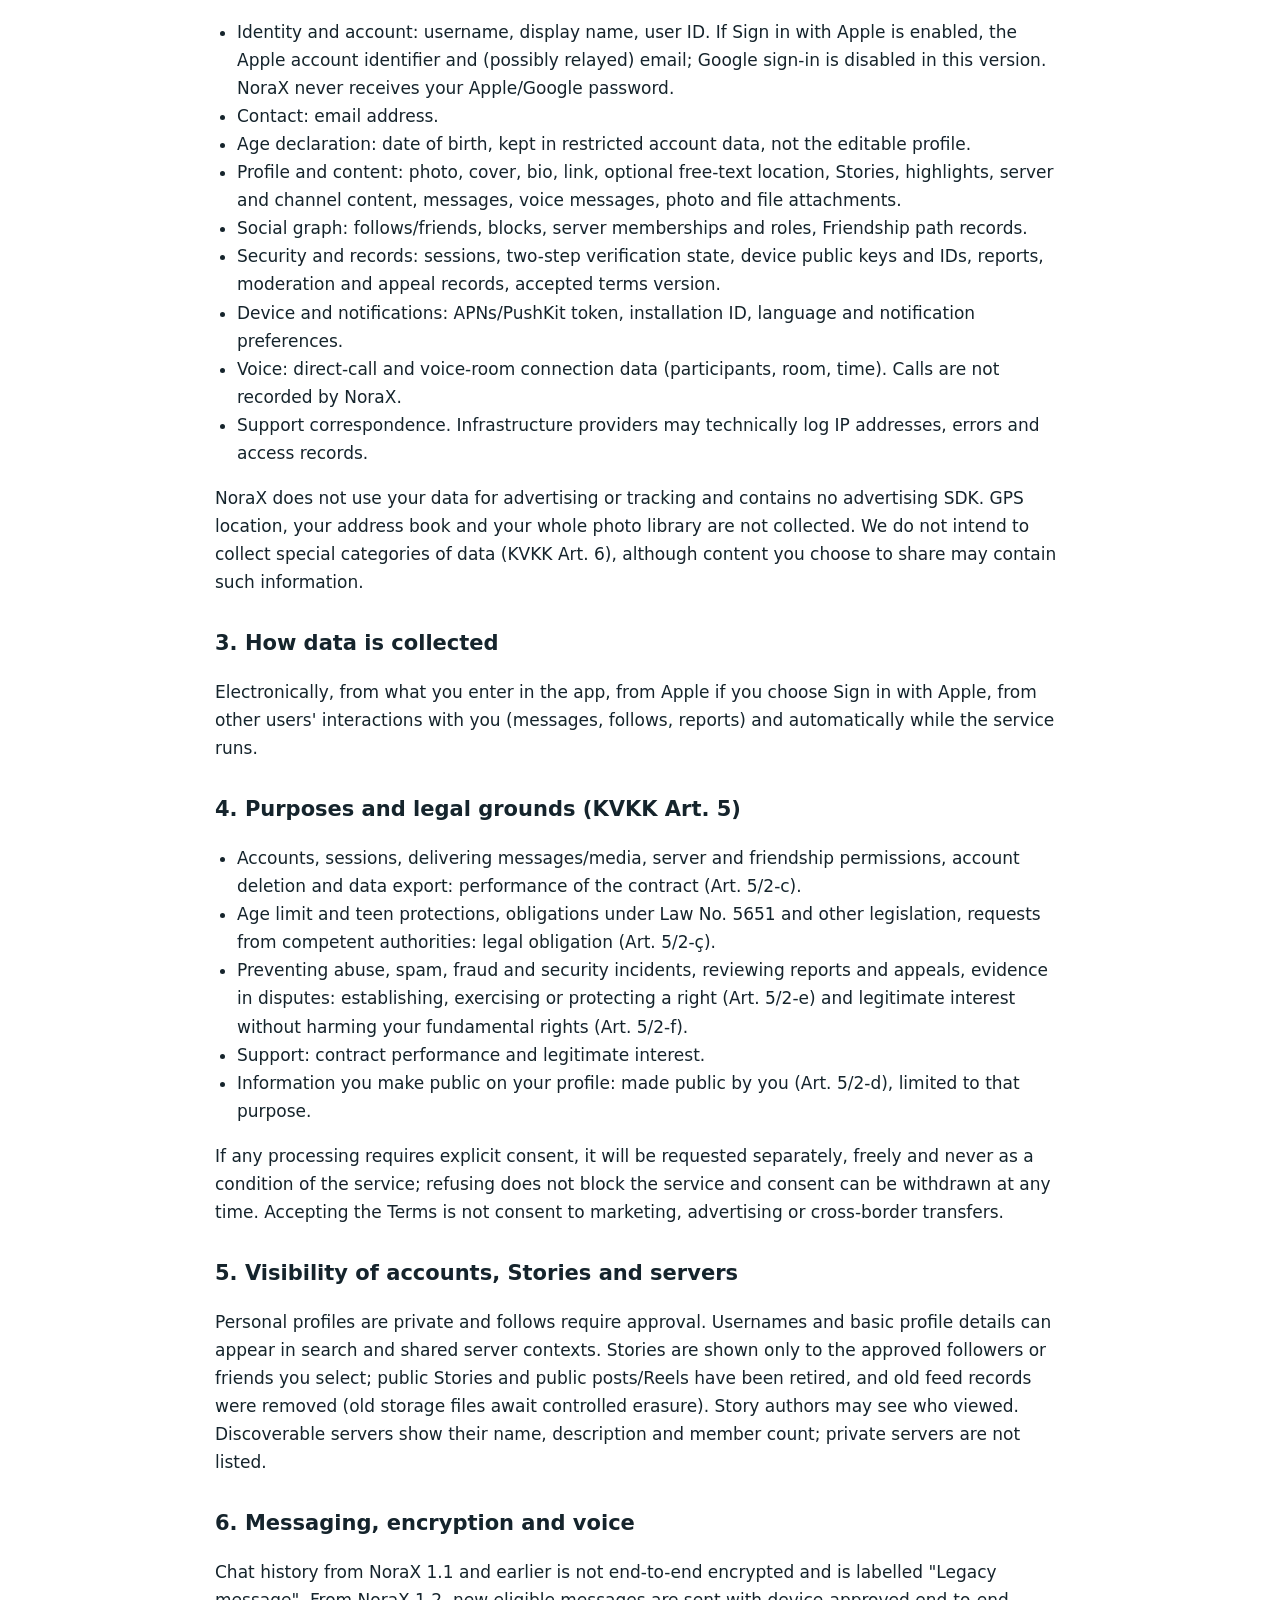
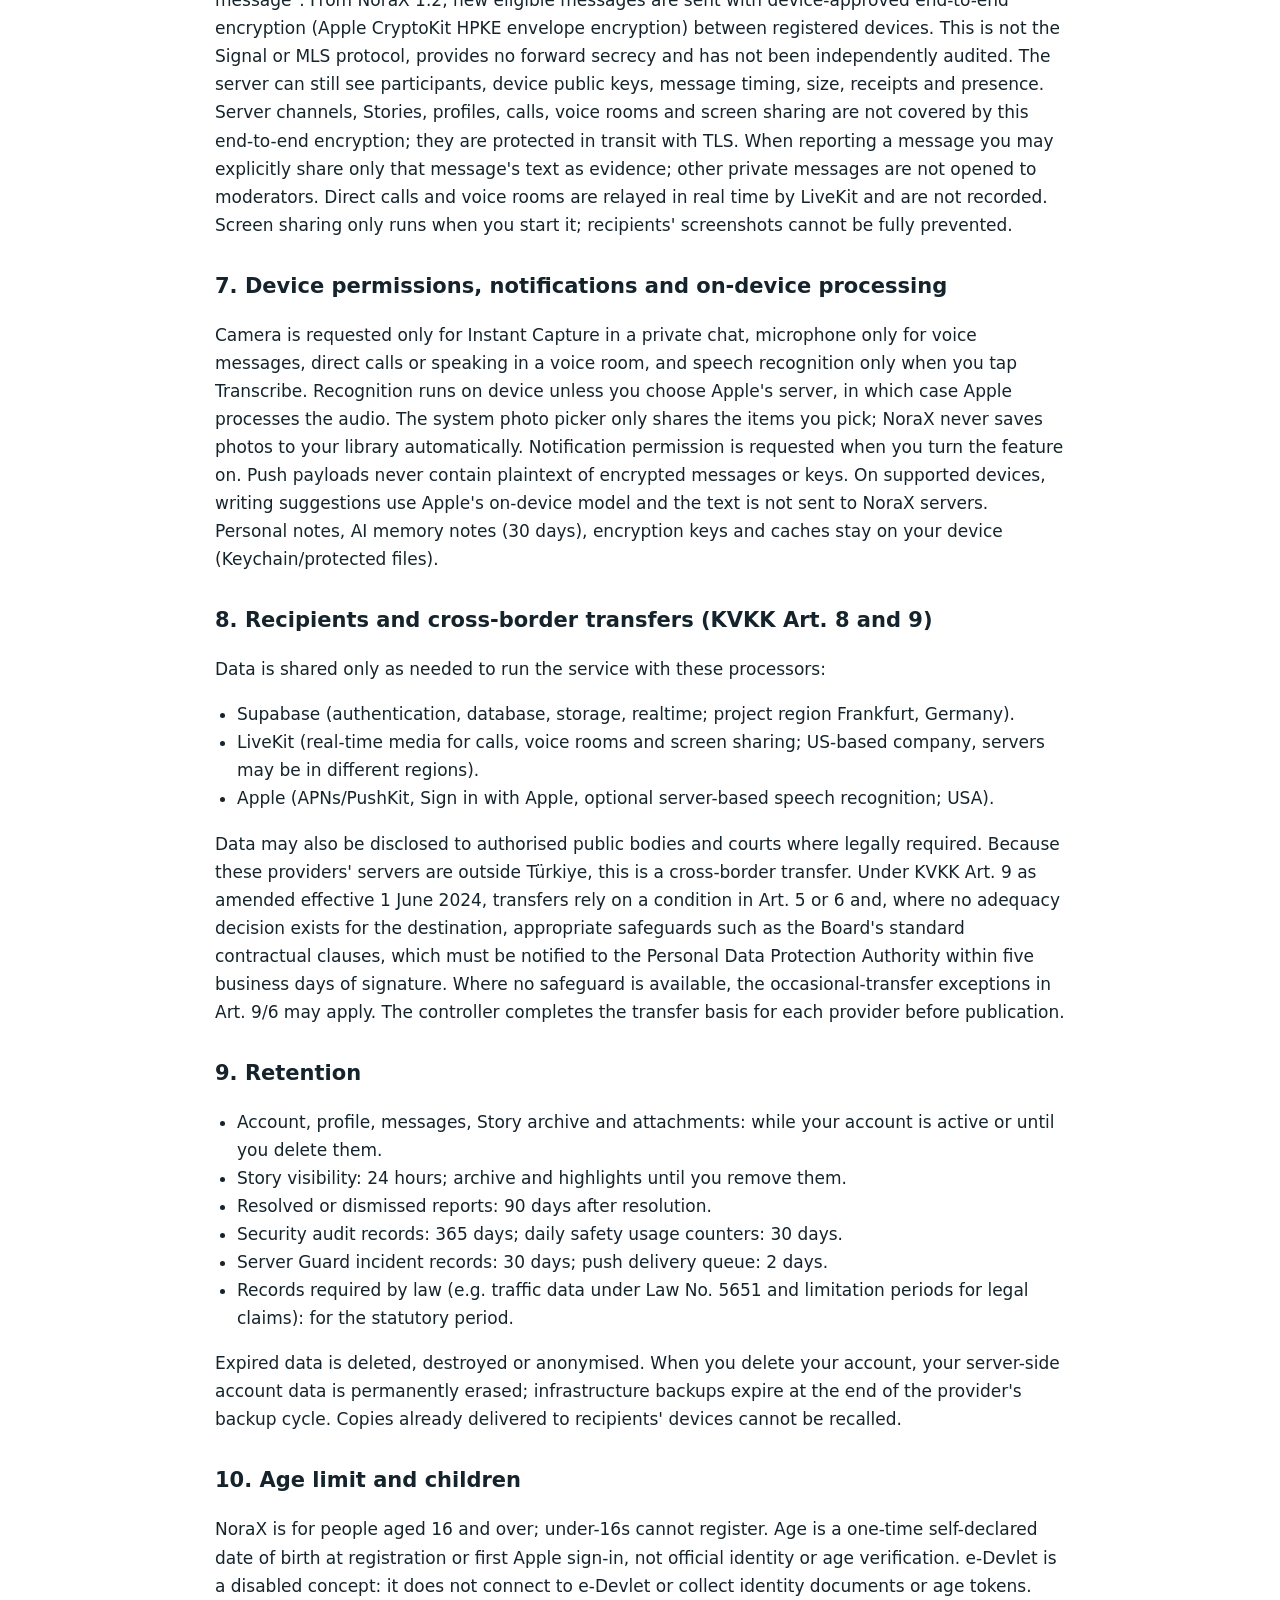
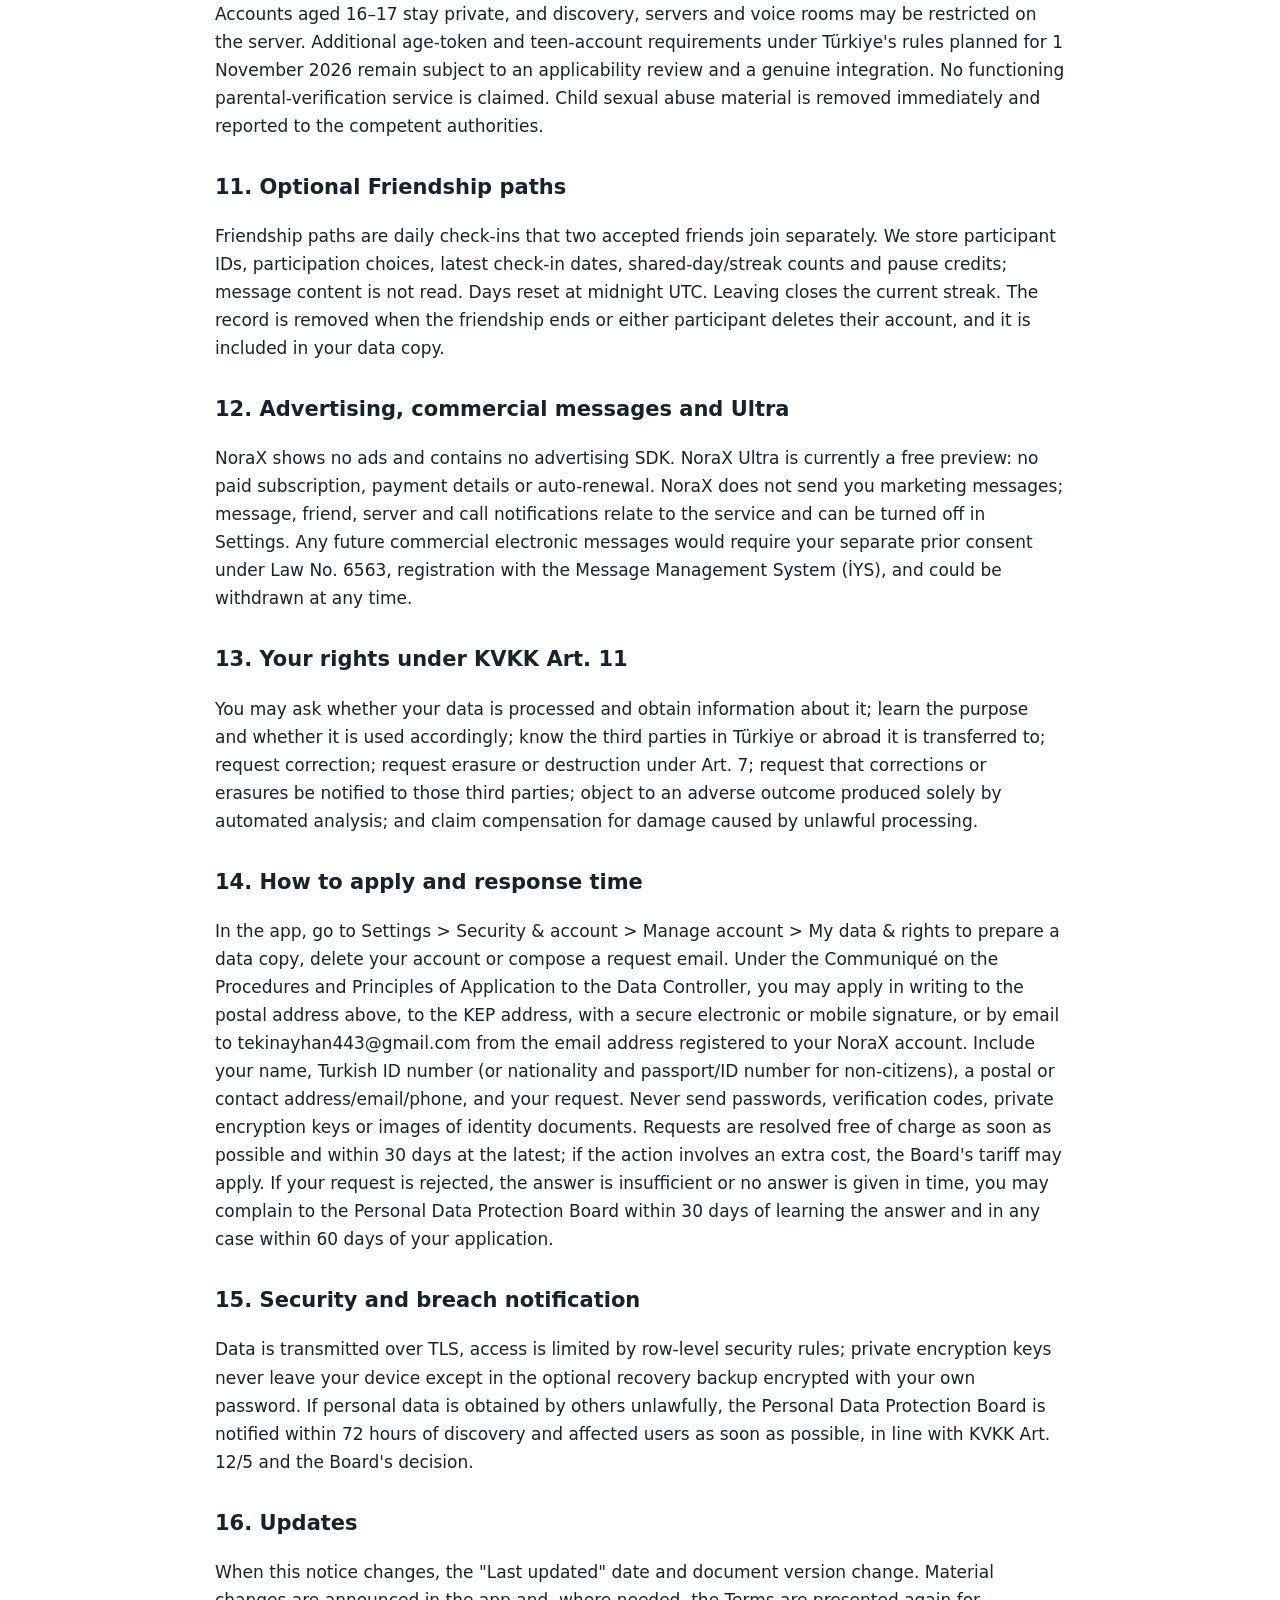
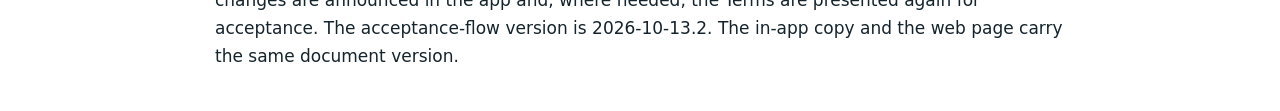
<file: privacy.html>
<!doctype html>
<html lang="tr"><head><meta charset="utf-8"><meta name="viewport" content="width=device-width,initial-scale=1"><meta name="norax-legal-version" content="2026-10-13.2"><meta name="norax-legal-revision" content="2026-11-19.1"><title>NoraX — Gizlilik / Privacy</title><style>body{font:17px/1.65 system-ui;max-width:850px;margin:auto;padding:24px 16px;color:#15242c;background:#fff}h1{font-size:28px}h2{font-size:21px;margin-top:30px}a{color:#08735d}nav{display:flex;flex-wrap:wrap;gap:16px;padding:16px 0;border-bottom:1px solid #ddd}p,li{overflow-wrap:anywhere}ul{padding-left:22px}a:focus-visible{outline:3px solid #08735d;outline-offset:4px}@media (prefers-color-scheme:dark){body{background:#000;color:#eef3f1}a{color:#62e4bd}nav{border-color:#2a3a35}a:focus-visible{outline-color:#62e4bd}}</style></head><body><nav aria-label="NoraX"><a href="index.html">NoraX</a><a href="privacy.html">Gizlilik / Privacy</a><a href="terms.html">Koşullar / Terms</a><a href="support.html">Destek / Support</a></nav><p><a href="#turkish">Türkçe</a> · <a href="#english">English</a></p><main><section id="turkish" lang="tr"><h1>NoraX Gizlilik Bildirimi ve KVKK Aydınlatma Metni</h1>
<p>Son güncelleme: 19 Kasım 2026 · Belge sürümü: 2026-11-19.1 · Kabul akışı sürümü: 2026-10-13.2 · Veri sorumlusu: Ayhan Tekin · tekinayhan443@gmail.com</p>
<p>Bu metin, 6698 sayılı Kişisel Verilerin Korunması Kanunu'nun (&quot;KVKK&quot;) 10. maddesi ve Aydınlatma Yükümlülüğünün Yerine Getirilmesinde Uyulacak Usul ve Esaslar Hakkında Tebliğ uyarınca hazırlanmıştır. Aydınlatma, hiçbir onaya veya kabul işlemine bağlı değildir; bu metni okuman açık rıza vermen anlamına gelmez. Metin, uygulamada fiilen çalışan özellikleri anlatır; bağımsız bir hukuki uygunluk sertifikası değildir.</p>
<h2>1. Veri sorumlusu</h2>
<ul><li>Veri sorumlusu: Ayhan Tekin (gerçek kişi; NoraX'in kurulu bir şirket olduğu iddia edilmez).</li><li>Tebligat adresi: [YAYIN ÖNCESİ DOLDURULACAK: tebligata elverişli açık adres]</li><li>KEP adresi: [VARSA DOLDURULACAK]</li><li>İletişim ve başvuru: tekinayhan443@gmail.com</li></ul>
<h2>2. İşlenen kişisel veri kategorileri</h2>
<ul><li>Kimlik ve hesap: kullanıcı adı, görünen ad, kullanıcı kimliği (UUID). Apple ile giriş etkinse Apple'ın ilettiği hesap tanımlayıcısı ve (gizlenmiş olabilecek) e-posta; Google ile giriş bu sürümde kapalıdır. Apple/Google parolanı NoraX almaz.</li><li>İletişim: e-posta adresi.</li><li>Yaş beyanı: doğum tarihi; düzenlenebilir profil alanı değildir, korumalı erişim kaydında tutulur.</li><li>Profil ve içerik: profil fotoğrafı, kapak, biyografi, bağlantı, isteğe bağlı serbest metin konum yazısı, hikâyeler, öne çıkanlar, sunucu ve kanal içerikleri, mesajlar, sesli mesajlar, fotoğraf ve dosya ekleri.</li><li>Sosyal bağlantılar: takip/arkadaşlık, engellemeler, sunucu üyelikleri ve rolleri, Dostluk yolları kayıtları.</li><li>Güvenlik ve işlem: oturum kayıtları, iki adımlı doğrulama durumu, cihaz şifreleme açık anahtarları ve cihaz kimlikleri, şikâyetler, moderasyon ve itiraz kayıtları, kabul edilen koşul sürümü.</li><li>Cihaz ve bildirim: bildirim (APNs/PushKit) tokenı, kurulum kimliği, dil ve bildirim tercihleri.</li><li>Sesli iletişim: birebir arama ve sesli oda bağlantı bilgileri (katılımcı, oda, zaman). Görüşmeler NoraX tarafından kaydedilmez.</li><li>Destek: destek ve başvuru yazışmaların.</li><li>Altyapı kayıtları: IP adresi, hata ve erişim kayıtları altyapı sağlayıcılarında teknik olarak oluşabilir.</li></ul>
<p>NoraX, kişisel verilerini reklam veya izleme (tracking) amacıyla kullanmaz; reklam SDK'sı ve izleme alanı bulunmaz. GPS konumu, rehber (adres defteri) ve fotoğraf kitaplığının tamamı toplanmaz. Özel nitelikli kişisel veri (KVKK md. 6) toplanması amaçlanmaz; ancak kendi isteğinle paylaştığın içerik bu tür bilgi içerebilir.</p>
<h2>3. Toplama yöntemi</h2>
<p>Veriler; uygulamayı kullanırken doğrudan senin girdiğin bilgilerden, Apple ile giriş seçersen Apple'dan, diğer kullanıcıların seninle etkileşiminden (mesaj, takip, şikâyet) ve hizmetin işleyişi sırasında otomatik olarak, elektronik ortamda toplanır.</p>
<h2>4. İşleme amaçları ve hukuki sebepler (KVKK md. 5)</h2>
<ul><li>Hesap oluşturma, oturum, mesaj/medya iletimi, sunucu ve arkadaşlık izinlerinin uygulanması, hesap silme ve veri kopyası: sözleşmenin kurulması ve ifası (md. 5/2-c).</li><li>Yaş sınırı ve genç hesap korumaları, 5651 sayılı Kanun ve diğer mevzuattan doğan yükümlülükler, yetkili mercilerin talepleri: hukuki yükümlülük (md. 5/2-ç).</li><li>Kötüye kullanım, spam, sahtecilik ve güvenlik ihlallerinin önlenmesi, şikâyet ve itirazların incelenmesi, uyuşmazlıklarda delil: bir hakkın tesisi, kullanılması veya korunması (md. 5/2-e) ve temel hak ve özgürlüklerine zarar vermemek kaydıyla meşru menfaat (md. 5/2-f).</li><li>Destek taleplerinin yanıtlanması: sözleşmenin ifası ve meşru menfaat.</li><li>Profilinde herkese açık hâle getirdiğin bilgiler: ilgili kişinin kendisi tarafından alenileştirme (md. 5/2-d), alenileştirme amacıyla sınırlı.</li></ul>
<p>Açık rıza gereken bir işleme ortaya çıkarsa rıza ayrıca, özgür iradeyle ve hizmet şartına bağlanmadan istenir; vermemen hizmeti kullanmanı engellemez ve verdiğin rızayı istediğin an geri alabilirsin. Kullanım koşullarını kabul etmek pazarlama, reklam veya yurt dışı aktarım için rıza değildir.</p>
<h2>5. Hesapların, hikâyelerin ve sunucuların görünürlüğü</h2>
<p>Kişisel hesaplar özeldir; takip istekleri onaya tabidir. Kullanıcı adı ve temel profil bilgileri kişi aramasında ve ortak sunucu bağlamlarında görünebilir. Hikâyeler yalnızca seçtiğin hedef kitledeki onaylı takipçilere veya arkadaşlara gösterilir; herkese açık hikâye ve genel gönderi/Reels paylaşımı kaldırılmıştır. Eski gönderi/Reels veritabanı kayıtları kaldırılmıştır; eski yüklemelerin fiziksel dosyaları kontrollü temizliğe tabidir. Hikâye görüntüleyenleri hikâye sahibine gösterilebilir. Keşfedilebilir sunucuların adı, açıklaması ve üye sayısı uygun hesaplara gösterilir; özel sunucular listelenmez.</p>
<h2>6. Mesajlaşma, şifreleme ve sesli iletişim</h2>
<p>NoraX 1.1 ve öncesinden kalan sohbet geçmişi uçtan uca şifreli değildir ve uygulamada &quot;Eski mesaj&quot; olarak işaretlenir. NoraX 1.2 ve sonrasında yeni birebir ve uygun sohbet mesajları, kayıtlı ve onaylı cihazlar arasında cihaz onaylı uçtan uca şifreleme (Apple CryptoKit HPKE zarf şifrelemesi) ile gönderilir. Bu yöntem Signal veya MLS protokolü değildir; ileri gizlilik (forward secrecy) sunmaz ve bağımsız bir güvenlik denetiminden geçmemiştir. Sunucu; katılımcıları, cihaz açık anahtarlarını, mesaj zamanını, boyutunu, okundu bilgisini ve çevrimiçi durumunu görebilir. Sunucu kanalları, hikâyeler, profiller, sesli görüşmeler, sesli odalar ve ekran paylaşımı bu uçtan uca şifreleme kapsamında değildir; aktarım sırasında TLS ile korunur. Bir mesajı şikâyet ederken yalnızca o mesajın metnini kanıt olarak açıkça paylaşmayı seçebilirsin; diğer özel mesajlar moderatörlere açılmaz. Birebir aramalar ve sesli odalar LiveKit altyapısıyla gerçek zamanlı iletilir ve kaydedilmez. Ekran paylaşımı yalnızca sen başlattığında çalışır; karşı tarafın ekran görüntüsü alması teknik olarak tümüyle engellenemez.</p>
<h2>7. Cihaz izinleri, bildirimler ve cihaz üstü işlemler</h2>
<p>Kamera yalnızca özel sohbette Anlık Çekim'i seçtiğinde, mikrofon yalnızca sesli mesaj, birebir arama veya sesli odada konuşurken, konuşma tanıma yalnızca bir sesli mesajda &quot;Yazıya dök&quot;e dokunduğunda iOS izniyle istenir. Konuşma tanıma, Apple sunucusunu seçmedikçe cihazda yapılır; Apple sunucusunu seçersen ses Apple tarafından işlenir. Sistem fotoğraf seçicisi yalnızca seçtiğin dosyalara erişir; NoraX fotoğrafları galerine kendiliğinden kaydetmez. Bildirim izni ilgili özellik açılırken istenir. Bildirim içeriğine şifreli mesajın açık metni veya anahtarlar eklenmez. Desteklenen cihazlarda yazım önerileri Apple'ın cihaz üstü modeliyle yapılır; metin NoraX sunucularına gönderilmez. Kişisel notlar, AI hafıza notları (30 gün), şifreleme anahtarları ve yerel önbellekler cihazında (Anahtar Zinciri/korumalı dosyalar) tutulur.</p>
<h2>8. Aktarılan taraflar ve yurt dışına aktarım (KVKK md. 8 ve md. 9)</h2>
<p>Kişisel veriler, yalnızca hizmeti sunmak için gerekli ölçüde şu hizmet sağlayıcılara (veri işleyen sıfatıyla) aktarılır:</p>
<ul><li>Supabase (kimlik doğrulama, veritabanı, dosya depolama, gerçek zamanlı iletim; proje bölgesi Frankfurt, Almanya).</li><li>LiveKit (birebir arama, sesli oda ve ekran paylaşımı için gerçek zamanlı medya iletimi; ABD merkezli şirket, sunucular farklı bölgelerde olabilir).</li><li>Apple (APNs/PushKit bildirimleri, Apple ile giriş, seçersen sunucu taraflı konuşma tanıma; ABD).</li></ul>
<p>Ayrıca kanunen yetkili kamu kurum ve kuruluşları ile yargı mercilerine, talep hâlinde ve mevzuatla sınırlı olarak aktarım yapılabilir. Bu sağlayıcıların sunucuları Türkiye dışında bulunduğundan aktarım yurt dışına aktarım niteliğindedir. 1 Haziran 2024'te yürürlüğe giren değişiklikle KVKK md. 9 uyarınca yurt dışı aktarım; md. 5 veya md. 6'daki şartlardan birinin varlığı hâlinde, ilgili ülke için Kurul'un yeterlilik kararı bulunmadığı ölçüde, Kurul'un ilan ettiği standart sözleşmelerden biri gibi uygun güvencelerle yapılır; standart sözleşme imzalandıktan sonra beş iş günü içinde Kişisel Verileri Koruma Kurumu'na bildirilir. Uygun güvence sağlanamayan istisnai durumlarda md. 9/6'daki arızi aktarım hâllerine başvurulabilir. Aktarım dayanağının sağlayıcı bazında kurulması yayın öncesi veri sorumlusu tarafından tamamlanır.</p>
<h2>9. Saklama süreleri</h2>
<ul><li>Hesap, profil, mesaj, hikâye arşivi ve ekler: hesabın aktif olduğu sürece veya sen silene kadar.</li><li>Hikâyelerin görünürlüğü: 24 saat; arşiv ve öne çıkanlar sen kaldırana kadar.</li><li>Sonuçlanmış veya reddedilmiş şikâyetler: sonuçlanmadan itibaren 90 gün.</li><li>Güvenlik denetim kayıtları: 365 gün. Günlük güvenlik kullanım sayaçları: 30 gün.</li><li>Sunucu Guard olay kayıtları: 30 gün. Bildirim gönderim kuyruğu: 2 gün.</li><li>Mevzuattan doğan saklama (ör. 5651 sayılı Kanun kapsamındaki trafik bilgileri ve hukuki uyuşmazlık zamanaşımı süreleri): ilgili kanuni süre boyunca.</li></ul>
<p>Süresi dolan veriler silinir, yok edilir veya anonim hâle getirilir. Hesap silindiğinde sunucudaki hesap verilerin kalıcı olarak silinir; altyapı yedekleri sağlayıcının yedek döngüsü sonunda kendiliğinden kaybolur. Alıcıların cihazlarına ulaşmış kopyalar uzaktan geri alınamaz.</p>
<h2>10. Yaş sınırı ve çocukların korunması</h2>
<p>NoraX 16 yaş ve üzeri içindir; 16 yaşından küçükler hesap açamaz. Yaş, ilk kayıtta veya Apple ile girişten sonra bir kez alınan doğum tarihi beyanıyla belirlenir; bu resmî kimlik veya yaş doğrulaması değildir. e-Devlet seçeneği devre dışı bir taslaktır: e-Devlet hesabına bağlanmaz, kimlik belgesi veya yaş doğrulama tokenı toplamaz. 16–17 yaş hesapları özel tutulur; keşif, sunucu ve sesli oda erişimleri sunucu tarafında kısıtlanabilir. Türkiye'de 1 Kasım 2026'da yürürlüğe girmesi planlanan kurallardaki güvenilir yaş tokenı ve genç hesaplara yönelik ek gereklilikler, uygulanabilirlik incelemesine ve gerçek entegrasyona tabidir. Çalışan bir veli doğrulama hizmeti varmış gibi sunulmaz. Çocuk istismarı içeren içerikler derhâl kaldırılır ve yetkili mercilere bildirilir.</p>
<h2>11. İsteğe bağlı Dostluk yolları</h2>
<p>Dostluk yolları, kabul edilmiş iki arkadaşın ayrı ayrı katıldığı günlük dokunuş özelliğidir. Katılımcı kimlikleri, katılım seçimleri, son dokunuş tarihleri, ortak gün/seri sayıları ve mola hakları saklanır; ilerleme için mesaj içerikleri okunmaz. Günler UTC gece yarısında yenilenir. Yoldan ayrılmak güncel seriyi kapatır. Arkadaşlık sona erdiğinde veya katılımcılardan birinin hesabı silindiğinde yol kaydı temizlenir. Yol verilerin veri kopyana dahildir.</p>
<h2>12. Reklam, ticari elektronik ileti ve Ultra</h2>
<p>NoraX'te reklam yoktur ve reklam SDK'sı bulunmaz. NoraX Ultra şu anda ücretsiz bir önizlemedir; ücretli abonelik, ödeme bilgisi veya otomatik yenileme yoktur. NoraX sana pazarlama amaçlı ticari elektronik ileti göndermez; mesaj, arkadaşlık, sunucu ve arama bildirimleri hizmetin işleyişine ilişkindir ve ayarlardan kapatılabilir. İleride ticari ileti gönderilmesi gündeme gelirse 6563 sayılı Kanun uyarınca ayrıca ve önceden onayın alınır, İleti Yönetim Sistemi kaydı yapılır ve onayını dilediğin an geri alabilirsin.</p>
<h2>13. KVKK md. 11 kapsamındaki hakların</h2>
<p>Veri sorumlusuna başvurarak: kişisel verinin işlenip işlenmediğini öğrenme; işlenmişse buna ilişkin bilgi talep etme; işleme amacını ve amacına uygun kullanılıp kullanılmadığını öğrenme; yurt içinde veya yurt dışında aktarıldığı üçüncü kişileri bilme; eksik veya yanlış işlenmişse düzeltilmesini isteme; KVKK md. 7 çerçevesinde silinmesini veya yok edilmesini isteme; düzeltme ve silme işlemlerinin aktarıldığı üçüncü kişilere bildirilmesini isteme; münhasıran otomatik sistemlerle analiz edilmesi suretiyle aleyhine bir sonucun ortaya çıkmasına itiraz etme; kanuna aykırı işleme nedeniyle zarara uğramışsan zararın giderilmesini talep etme haklarına sahipsin.</p>
<h2>14. Başvuru yolu ve yanıt süresi</h2>
<p>Uygulama içinde Ayarlar &gt; Güvenlik ve hesap &gt; Hesap yönetimi &gt; Verilerim ve haklarım ekranından veri kopyanı hazırlayabilir, hesabını silebilir veya hazır başvuru e-postası oluşturabilirsin. Veri Sorumlusuna Başvuru Usul ve Esasları Hakkında Tebliğ uyarınca başvurunu yazılı olarak yukarıdaki tebligat adresine, KEP adresine, güvenli elektronik veya mobil imzayla ya da NoraX hesabına kayıtlı e-posta adresinden tekinayhan443@gmail.com adresine yapabilirsin. Başvuruda ad-soyad, Türk vatandaşıysan T.C. kimlik numarası (yabancıysan uyruk ve pasaport/kimlik numarası), tebligata esas adres veya bildirime esas e-posta/telefon ve talep konusu bulunmalıdır. Parola, doğrulama kodu, özel şifreleme anahtarı veya kimlik belgesinin görüntüsünü gönderme. Başvurun niteliğine göre en kısa sürede ve en geç 30 gün içinde ücretsiz sonuçlandırılır; işlem ayrıca bir maliyet gerektirirse Kurul'un belirlediği tarife uygulanabilir. Başvurun reddedilir, yanıt yetersiz bulunur veya süresinde yanıt verilmezse, yanıtı öğrendiğin tarihten itibaren 30 gün ve her hâlde başvuru tarihinden itibaren 60 gün içinde Kişisel Verileri Koruma Kurulu'na şikâyette bulunabilirsin.</p>
<h2>15. Veri güvenliği ve ihlal bildirimi</h2>
<p>Veriler TLS ile aktarılır, erişim satır düzeyinde güvenlik (RLS) kurallarıyla sınırlandırılır; özel şifreleme anahtarları, yalnızca senin parolanla şifrelenen isteğe bağlı kurtarma yedeği dışında cihazından çıkmaz. İşlenen verilerin kanuni olmayan yollarla başkaları tarafından elde edildiği öğrenilirse KVKK md. 12/5 ve Kurul kararı uyarınca durum, öğrenildiği andan itibaren en geç 72 saat içinde Kişisel Verileri Koruma Kurulu'na ve en kısa sürede etkilenen kullanıcılara bildirilir.</p>
<h2>16. Güncellemeler</h2>
<p>Bu metin değiştiğinde &quot;Son güncelleme&quot; tarihi ve belge sürümü güncellenir. Esaslı değişikliklerde uygulama içinde ayrıca bildirim yapılır; gerekirse koşullar yeniden onaya sunulur. Kabul akışı sürümü 2026-10-13.2'dir. Uygulama içi kopya ile web sayfası aynı belge sürümünü taşır.</p></section><hr><section id="english" lang="en"><h1>NoraX Privacy Notice</h1>
<p>Last updated: 19 November 2026 · Document version: 2026-11-19.1 · Acceptance-flow version: 2026-10-13.2 · Data controller: Ayhan Tekin · tekinayhan443@gmail.com</p>
<p>This notice is provided under Article 10 of Türkiye's Personal Data Protection Law No. 6698 (&quot;KVKK&quot;). It does not depend on any agreement; reading it is not consent. It describes the features that actually run in the app and is not a certification of legal compliance.</p>
<h2>1. Data controller</h2>
<ul><li>Controller: Ayhan Tekin (an individual; NoraX is not claimed to be an incorporated company).</li><li>Postal address: [TO BE COMPLETED BEFORE PUBLICATION: full address for legal notices]</li><li>Registered e-mail (KEP): [TO BE COMPLETED IF AVAILABLE]</li><li>Contact and requests: tekinayhan443@gmail.com</li></ul>
<h2>2. Data we process</h2>
<ul><li>Identity and account: username, display name, user ID. If Sign in with Apple is enabled, the Apple account identifier and (possibly relayed) email; Google sign-in is disabled in this version. NoraX never receives your Apple/Google password.</li><li>Contact: email address.</li><li>Age declaration: date of birth, kept in restricted account data, not the editable profile.</li><li>Profile and content: photo, cover, bio, link, optional free-text location, Stories, highlights, server and channel content, messages, voice messages, photo and file attachments.</li><li>Social graph: follows/friends, blocks, server memberships and roles, Friendship path records.</li><li>Security and records: sessions, two-step verification state, device public keys and IDs, reports, moderation and appeal records, accepted terms version.</li><li>Device and notifications: APNs/PushKit token, installation ID, language and notification preferences.</li><li>Voice: direct-call and voice-room connection data (participants, room, time). Calls are not recorded by NoraX.</li><li>Support correspondence. Infrastructure providers may technically log IP addresses, errors and access records.</li></ul>
<p>NoraX does not use your data for advertising or tracking and contains no advertising SDK. GPS location, your address book and your whole photo library are not collected. We do not intend to collect special categories of data (KVKK Art. 6), although content you choose to share may contain such information.</p>
<h2>3. How data is collected</h2>
<p>Electronically, from what you enter in the app, from Apple if you choose Sign in with Apple, from other users' interactions with you (messages, follows, reports) and automatically while the service runs.</p>
<h2>4. Purposes and legal grounds (KVKK Art. 5)</h2>
<ul><li>Accounts, sessions, delivering messages/media, server and friendship permissions, account deletion and data export: performance of the contract (Art. 5/2-c).</li><li>Age limit and teen protections, obligations under Law No. 5651 and other legislation, requests from competent authorities: legal obligation (Art. 5/2-ç).</li><li>Preventing abuse, spam, fraud and security incidents, reviewing reports and appeals, evidence in disputes: establishing, exercising or protecting a right (Art. 5/2-e) and legitimate interest without harming your fundamental rights (Art. 5/2-f).</li><li>Support: contract performance and legitimate interest.</li><li>Information you make public on your profile: made public by you (Art. 5/2-d), limited to that purpose.</li></ul>
<p>If any processing requires explicit consent, it will be requested separately, freely and never as a condition of the service; refusing does not block the service and consent can be withdrawn at any time. Accepting the Terms is not consent to marketing, advertising or cross-border transfers.</p>
<h2>5. Visibility of accounts, Stories and servers</h2>
<p>Personal profiles are private and follows require approval. Usernames and basic profile details can appear in search and shared server contexts. Stories are shown only to the approved followers or friends you select; public Stories and public posts/Reels have been retired, and old feed records were removed (old storage files await controlled erasure). Story authors may see who viewed. Discoverable servers show their name, description and member count; private servers are not listed.</p>
<h2>6. Messaging, encryption and voice</h2>
<p>Chat history from NoraX 1.1 and earlier is not end-to-end encrypted and is labelled &quot;Legacy message&quot;. From NoraX 1.2, new eligible messages are sent with device-approved end-to-end encryption (Apple CryptoKit HPKE envelope encryption) between registered devices. This is not the Signal or MLS protocol, provides no forward secrecy and has not been independently audited. The server can still see participants, device public keys, message timing, size, receipts and presence. Server channels, Stories, profiles, calls, voice rooms and screen sharing are not covered by this end-to-end encryption; they are protected in transit with TLS. When reporting a message you may explicitly share only that message's text as evidence; other private messages are not opened to moderators. Direct calls and voice rooms are relayed in real time by LiveKit and are not recorded. Screen sharing only runs when you start it; recipients' screenshots cannot be fully prevented.</p>
<h2>7. Device permissions, notifications and on-device processing</h2>
<p>Camera is requested only for Instant Capture in a private chat, microphone only for voice messages, direct calls or speaking in a voice room, and speech recognition only when you tap Transcribe. Recognition runs on device unless you choose Apple's server, in which case Apple processes the audio. The system photo picker only shares the items you pick; NoraX never saves photos to your library automatically. Notification permission is requested when you turn the feature on. Push payloads never contain plaintext of encrypted messages or keys. On supported devices, writing suggestions use Apple's on-device model and the text is not sent to NoraX servers. Personal notes, AI memory notes (30 days), encryption keys and caches stay on your device (Keychain/protected files).</p>
<h2>8. Recipients and cross-border transfers (KVKK Art. 8 and 9)</h2>
<p>Data is shared only as needed to run the service with these processors:</p>
<ul><li>Supabase (authentication, database, storage, realtime; project region Frankfurt, Germany).</li><li>LiveKit (real-time media for calls, voice rooms and screen sharing; US-based company, servers may be in different regions).</li><li>Apple (APNs/PushKit, Sign in with Apple, optional server-based speech recognition; USA).</li></ul>
<p>Data may also be disclosed to authorised public bodies and courts where legally required. Because these providers' servers are outside Türkiye, this is a cross-border transfer. Under KVKK Art. 9 as amended effective 1 June 2024, transfers rely on a condition in Art. 5 or 6 and, where no adequacy decision exists for the destination, appropriate safeguards such as the Board's standard contractual clauses, which must be notified to the Personal Data Protection Authority within five business days of signature. Where no safeguard is available, the occasional-transfer exceptions in Art. 9/6 may apply. The controller completes the transfer basis for each provider before publication.</p>
<h2>9. Retention</h2>
<ul><li>Account, profile, messages, Story archive and attachments: while your account is active or until you delete them.</li><li>Story visibility: 24 hours; archive and highlights until you remove them.</li><li>Resolved or dismissed reports: 90 days after resolution.</li><li>Security audit records: 365 days; daily safety usage counters: 30 days.</li><li>Server Guard incident records: 30 days; push delivery queue: 2 days.</li><li>Records required by law (e.g. traffic data under Law No. 5651 and limitation periods for legal claims): for the statutory period.</li></ul>
<p>Expired data is deleted, destroyed or anonymised. When you delete your account, your server-side account data is permanently erased; infrastructure backups expire at the end of the provider's backup cycle. Copies already delivered to recipients' devices cannot be recalled.</p>
<h2>10. Age limit and children</h2>
<p>NoraX is for people aged 16 and over; under-16s cannot register. Age is a one-time self-declared date of birth at registration or first Apple sign-in, not official identity or age verification. e-Devlet is a disabled concept: it does not connect to e-Devlet or collect identity documents or age tokens. Accounts aged 16–17 stay private, and discovery, servers and voice rooms may be restricted on the server. Additional age-token and teen-account requirements under Türkiye's rules planned for 1 November 2026 remain subject to an applicability review and a genuine integration. No functioning parental-verification service is claimed. Child sexual abuse material is removed immediately and reported to the competent authorities.</p>
<h2>11. Optional Friendship paths</h2>
<p>Friendship paths are daily check-ins that two accepted friends join separately. We store participant IDs, participation choices, latest check-in dates, shared-day/streak counts and pause credits; message content is not read. Days reset at midnight UTC. Leaving closes the current streak. The record is removed when the friendship ends or either participant deletes their account, and it is included in your data copy.</p>
<h2>12. Advertising, commercial messages and Ultra</h2>
<p>NoraX shows no ads and contains no advertising SDK. NoraX Ultra is currently a free preview: no paid subscription, payment details or auto-renewal. NoraX does not send you marketing messages; message, friend, server and call notifications relate to the service and can be turned off in Settings. Any future commercial electronic messages would require your separate prior consent under Law No. 6563, registration with the Message Management System (İYS), and could be withdrawn at any time.</p>
<h2>13. Your rights under KVKK Art. 11</h2>
<p>You may ask whether your data is processed and obtain information about it; learn the purpose and whether it is used accordingly; know the third parties in Türkiye or abroad it is transferred to; request correction; request erasure or destruction under Art. 7; request that corrections or erasures be notified to those third parties; object to an adverse outcome produced solely by automated analysis; and claim compensation for damage caused by unlawful processing.</p>
<h2>14. How to apply and response time</h2>
<p>In the app, go to Settings &gt; Security &amp; account &gt; Manage account &gt; My data &amp; rights to prepare a data copy, delete your account or compose a request email. Under the Communiqué on the Procedures and Principles of Application to the Data Controller, you may apply in writing to the postal address above, to the KEP address, with a secure electronic or mobile signature, or by email to tekinayhan443@gmail.com from the email address registered to your NoraX account. Include your name, Turkish ID number (or nationality and passport/ID number for non-citizens), a postal or contact address/email/phone, and your request. Never send passwords, verification codes, private encryption keys or images of identity documents. Requests are resolved free of charge as soon as possible and within 30 days at the latest; if the action involves an extra cost, the Board's tariff may apply. If your request is rejected, the answer is insufficient or no answer is given in time, you may complain to the Personal Data Protection Board within 30 days of learning the answer and in any case within 60 days of your application.</p>
<h2>15. Security and breach notification</h2>
<p>Data is transmitted over TLS, access is limited by row-level security rules; private encryption keys never leave your device except in the optional recovery backup encrypted with your own password. If personal data is obtained by others unlawfully, the Personal Data Protection Board is notified within 72 hours of discovery and affected users as soon as possible, in line with KVKK Art. 12/5 and the Board's decision.</p>
<h2>16. Updates</h2>
<p>When this notice changes, the &quot;Last updated&quot; date and document version change. Material changes are announced in the app and, where needed, the Terms are presented again for acceptance. The acceptance-flow version is 2026-10-13.2. The in-app copy and the web page carry the same document version.</p></section></main></body></html>
</file>
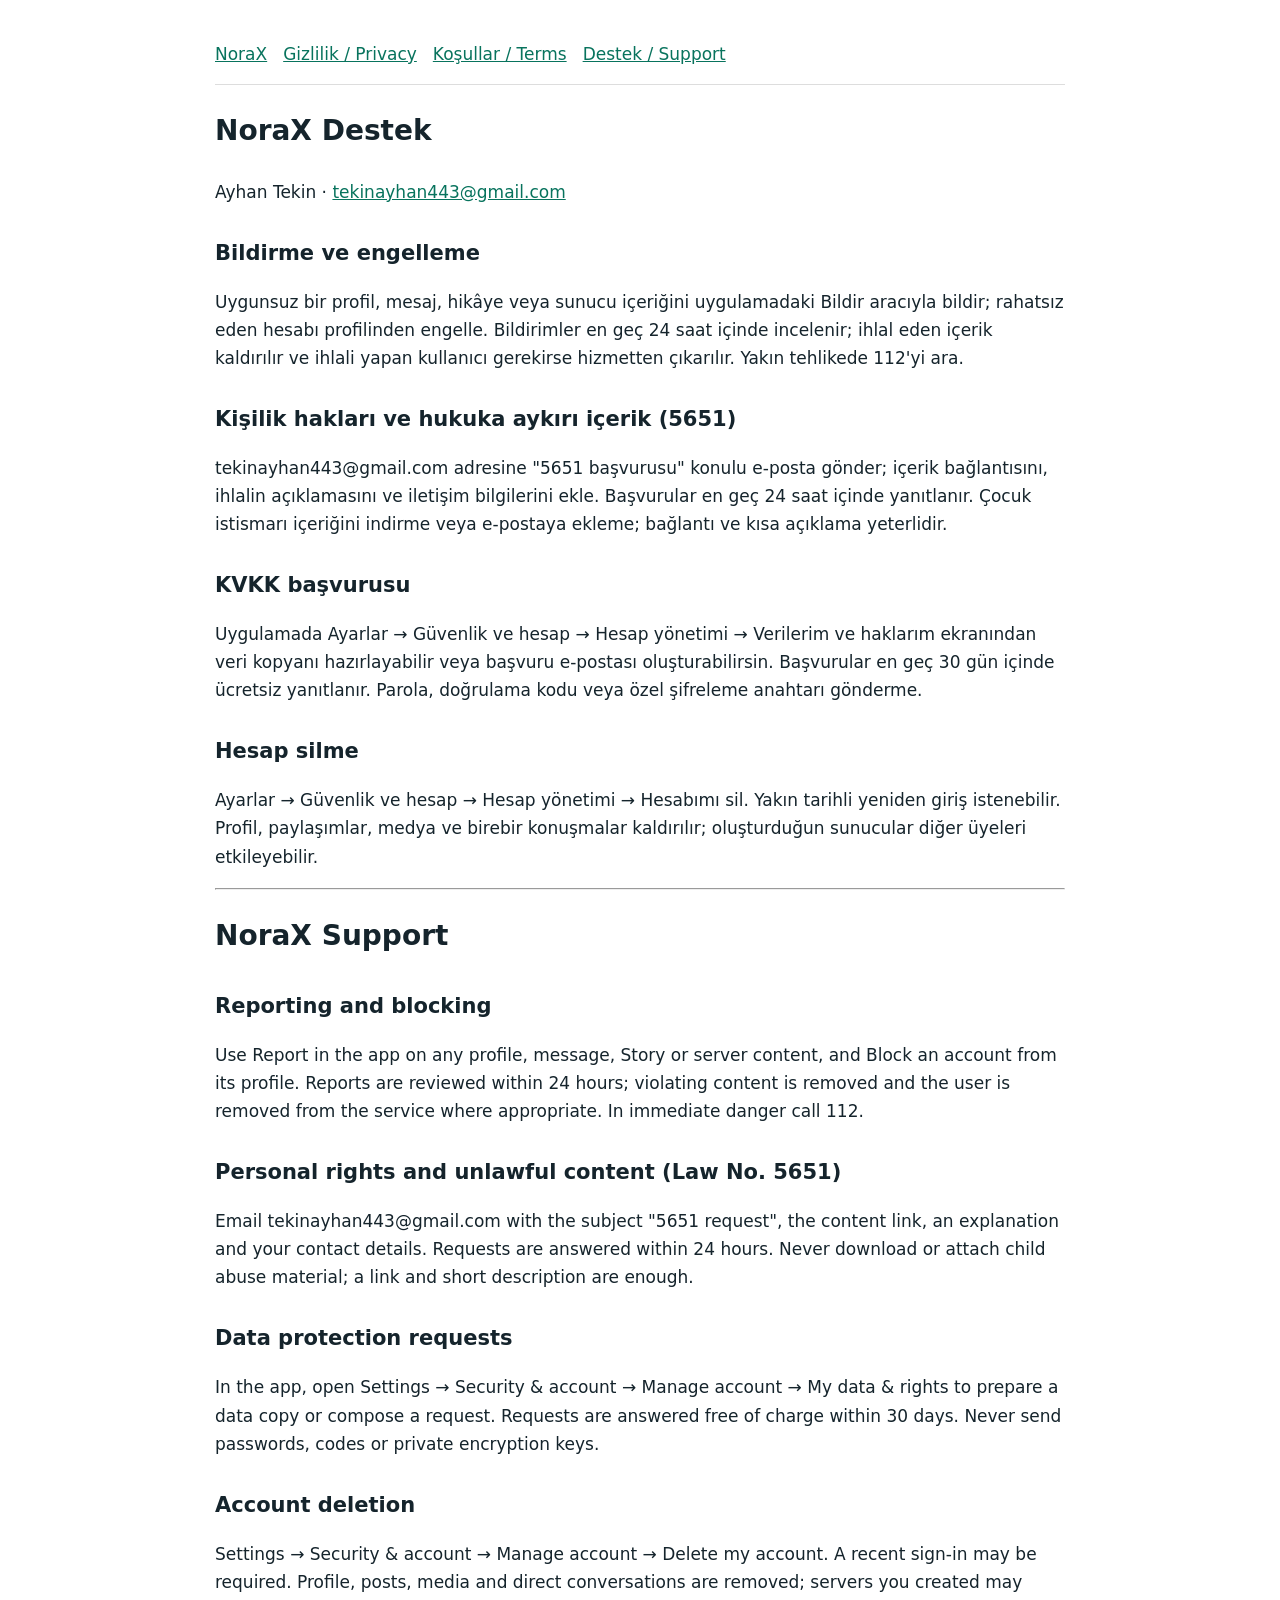
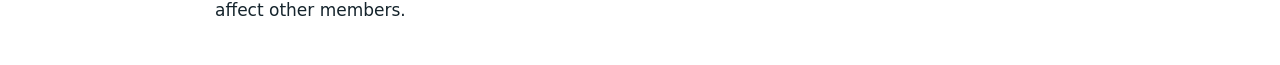
<file: support.html>
<!doctype html>
<html lang="tr"><head><meta charset="utf-8"><meta name="viewport" content="width=device-width,initial-scale=1"><meta name="norax-legal-version" content="2026-10-13.2"><meta name="norax-legal-revision" content="2026-11-19.1"><title>NoraX — Destek / Support</title><style>body{font:17px/1.65 system-ui;max-width:850px;margin:auto;padding:24px 16px;color:#15242c;background:#fff}h1{font-size:28px}h2{font-size:21px;margin-top:30px}a{color:#08735d}nav{display:flex;flex-wrap:wrap;gap:16px;padding:16px 0;border-bottom:1px solid #ddd}p,li{overflow-wrap:anywhere}ul{padding-left:22px}a:focus-visible{outline:3px solid #08735d;outline-offset:4px}@media (prefers-color-scheme:dark){body{background:#000;color:#eef3f1}a{color:#62e4bd}nav{border-color:#2a3a35}a:focus-visible{outline-color:#62e4bd}}</style></head><body><nav aria-label="NoraX"><a href="index.html">NoraX</a><a href="privacy.html">Gizlilik / Privacy</a><a href="terms.html">Koşullar / Terms</a><a href="support.html">Destek / Support</a></nav><main><section lang="tr"><h1>NoraX Destek</h1><p>Ayhan Tekin · <a href="mailto:tekinayhan443@gmail.com">tekinayhan443@gmail.com</a></p>
<h2>Bildirme ve engelleme</h2><p>Uygunsuz bir profil, mesaj, hikâye veya sunucu içeriğini uygulamadaki Bildir aracıyla bildir; rahatsız eden hesabı profilinden engelle. Bildirimler en geç 24 saat içinde incelenir; ihlal eden içerik kaldırılır ve ihlali yapan kullanıcı gerekirse hizmetten çıkarılır. Yakın tehlikede 112'yi ara.</p>
<h2>Kişilik hakları ve hukuka aykırı içerik (5651)</h2><p>tekinayhan443@gmail.com adresine "5651 başvurusu" konulu e-posta gönder; içerik bağlantısını, ihlalin açıklamasını ve iletişim bilgilerini ekle. Başvurular en geç 24 saat içinde yanıtlanır. Çocuk istismarı içeriğini indirme veya e-postaya ekleme; bağlantı ve kısa açıklama yeterlidir.</p>
<h2>KVKK başvurusu</h2><p>Uygulamada Ayarlar → Güvenlik ve hesap → Hesap yönetimi → Verilerim ve haklarım ekranından veri kopyanı hazırlayabilir veya başvuru e-postası oluşturabilirsin. Başvurular en geç 30 gün içinde ücretsiz yanıtlanır. Parola, doğrulama kodu veya özel şifreleme anahtarı gönderme.</p>
<h2>Hesap silme</h2><p>Ayarlar → Güvenlik ve hesap → Hesap yönetimi → Hesabımı sil. Yakın tarihli yeniden giriş istenebilir. Profil, paylaşımlar, medya ve birebir konuşmalar kaldırılır; oluşturduğun sunucular diğer üyeleri etkileyebilir.</p></section>
<hr><section lang="en"><h1>NoraX Support</h1>
<h2>Reporting and blocking</h2><p>Use Report in the app on any profile, message, Story or server content, and Block an account from its profile. Reports are reviewed within 24 hours; violating content is removed and the user is removed from the service where appropriate. In immediate danger call 112.</p>
<h2>Personal rights and unlawful content (Law No. 5651)</h2><p>Email tekinayhan443@gmail.com with the subject "5651 request", the content link, an explanation and your contact details. Requests are answered within 24 hours. Never download or attach child abuse material; a link and short description are enough.</p>
<h2>Data protection requests</h2><p>In the app, open Settings → Security &amp; account → Manage account → My data &amp; rights to prepare a data copy or compose a request. Requests are answered free of charge within 30 days. Never send passwords, codes or private encryption keys.</p>
<h2>Account deletion</h2><p>Settings → Security &amp; account → Manage account → Delete my account. A recent sign-in may be required. Profile, posts, media and direct conversations are removed; servers you created may affect other members.</p></section></main></body></html>
</file>
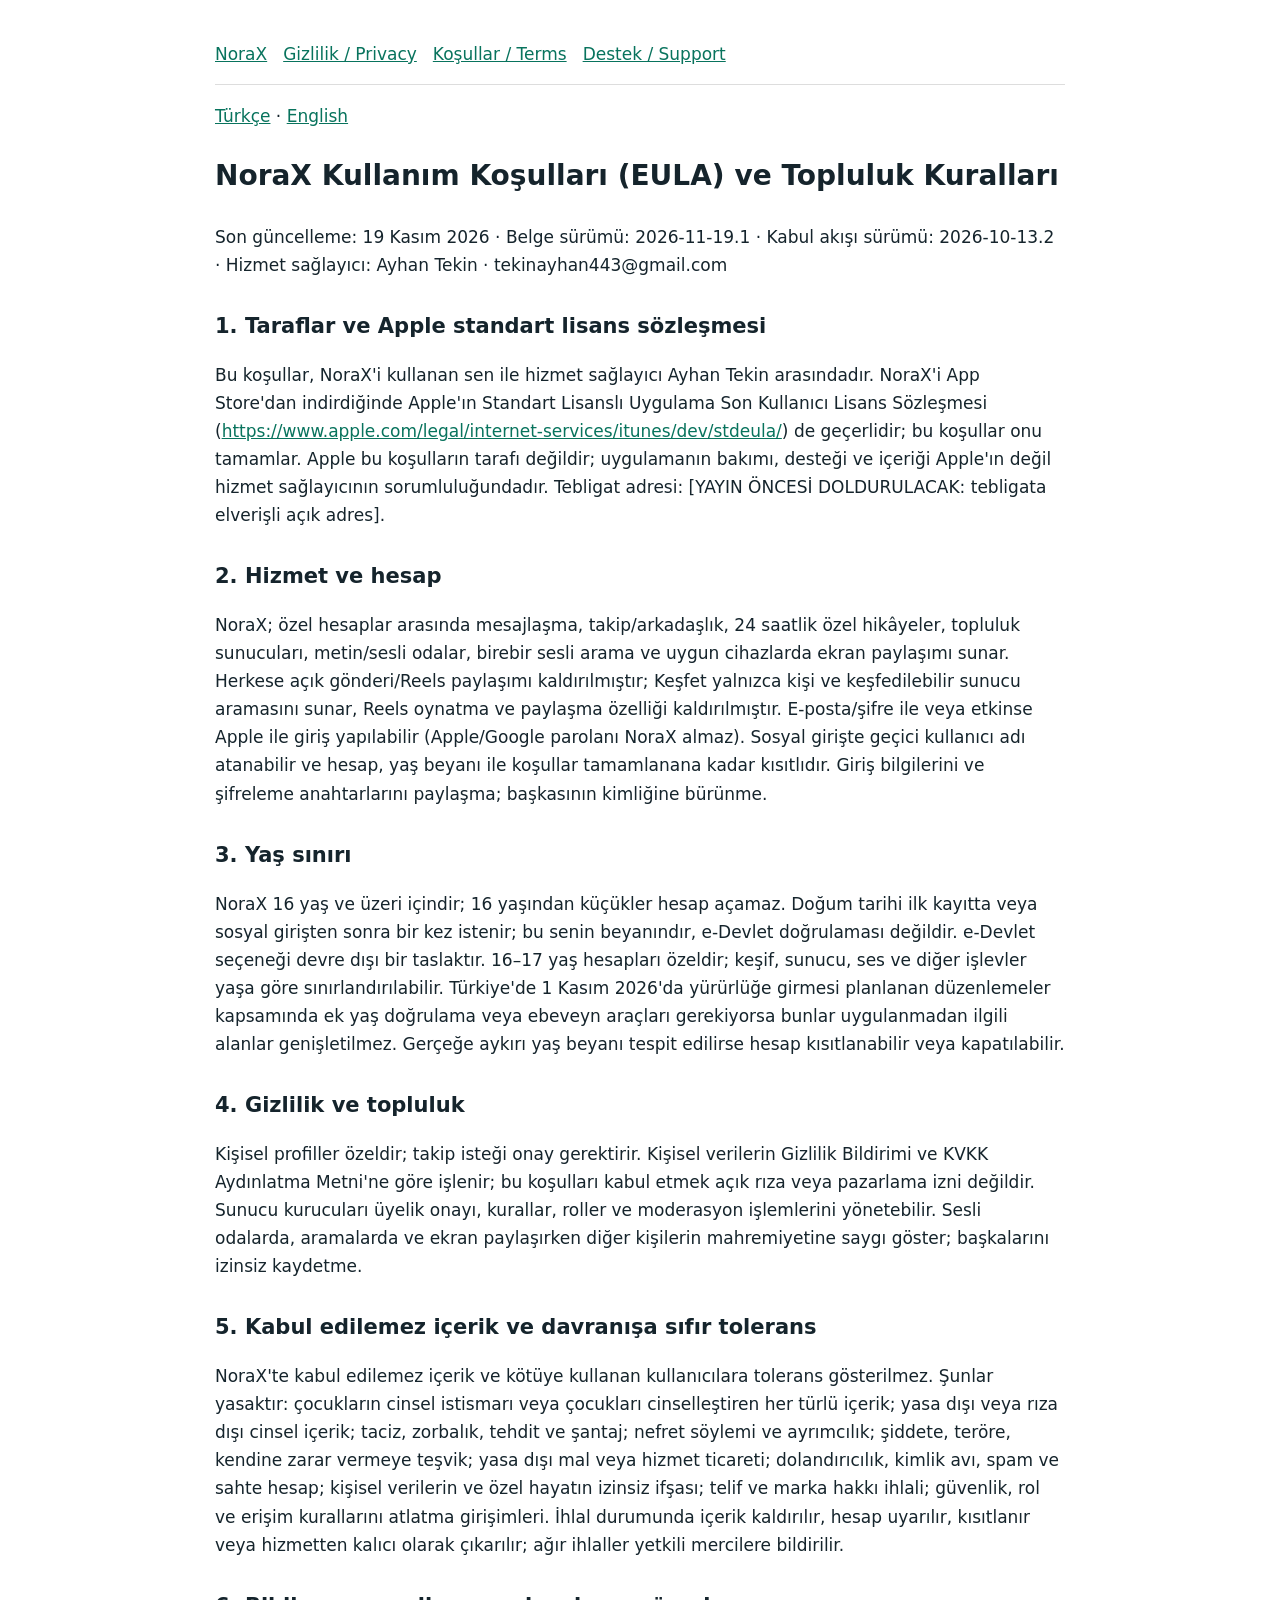
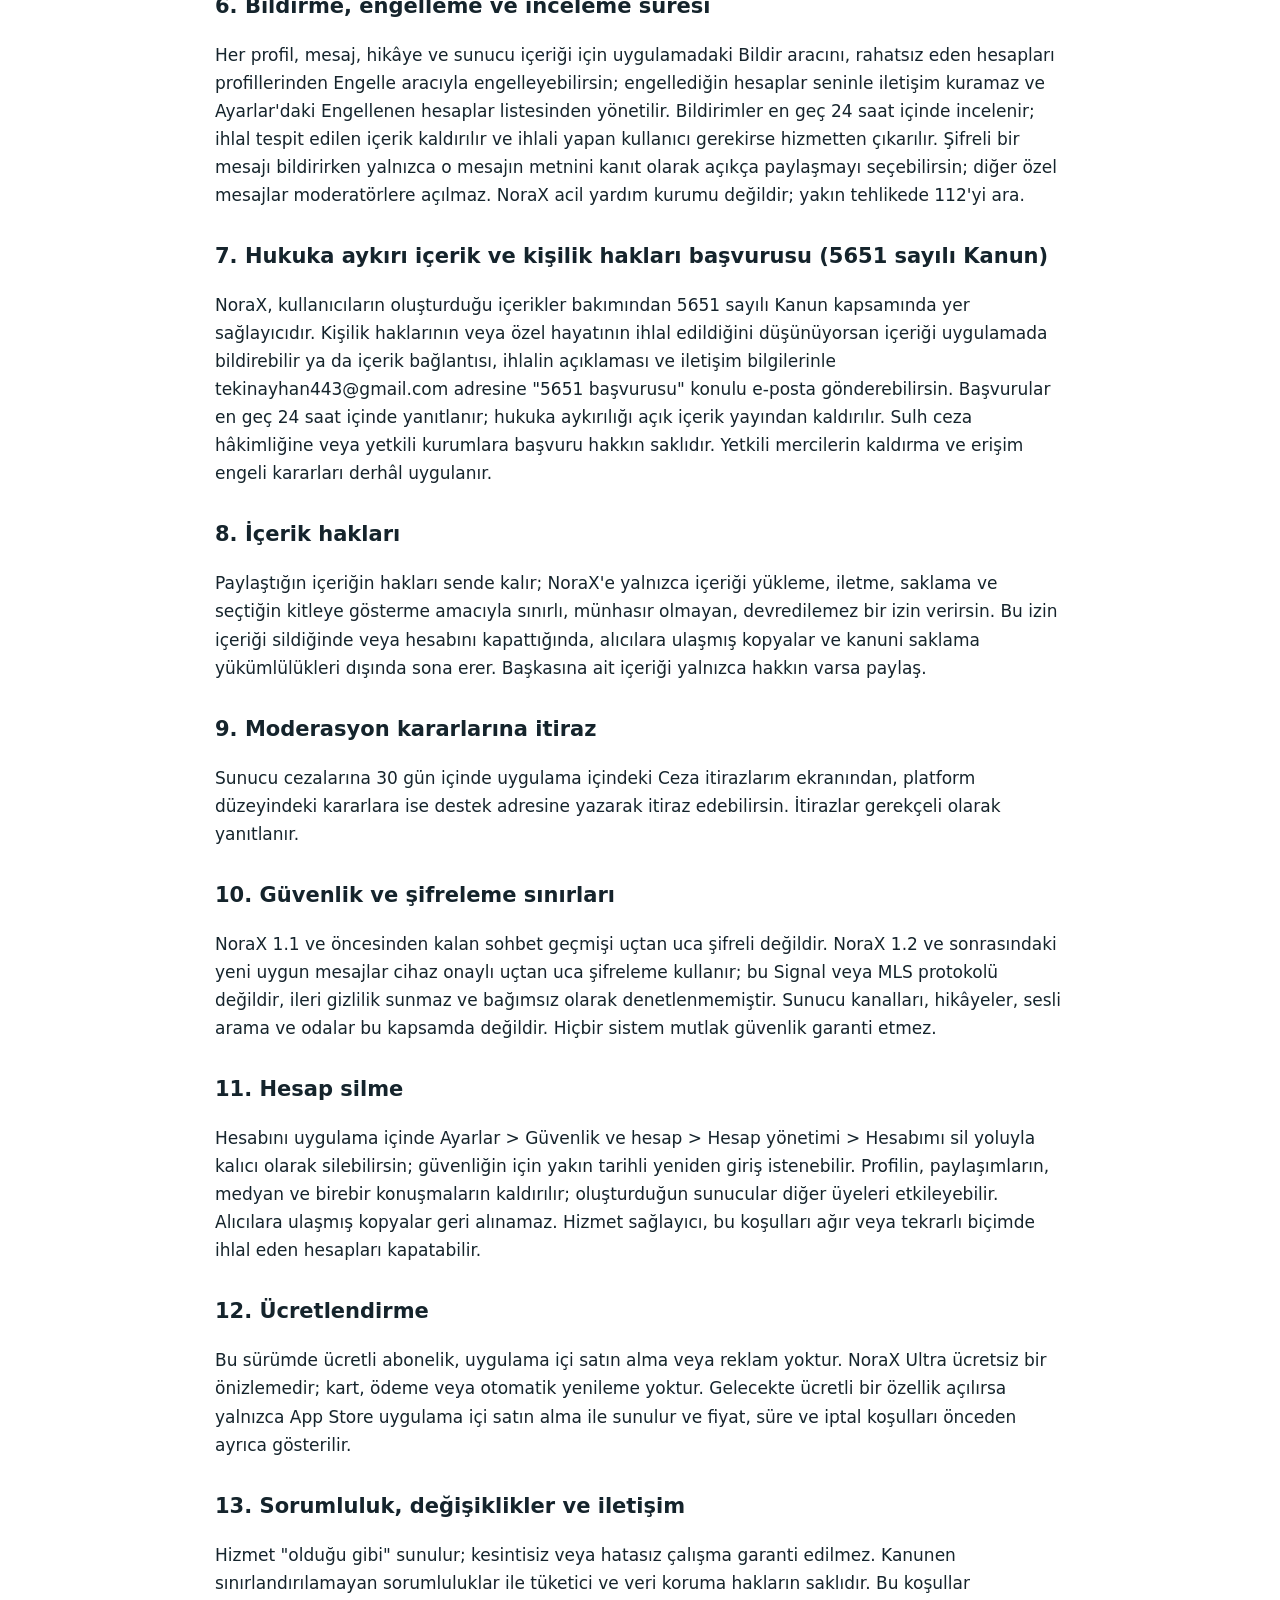
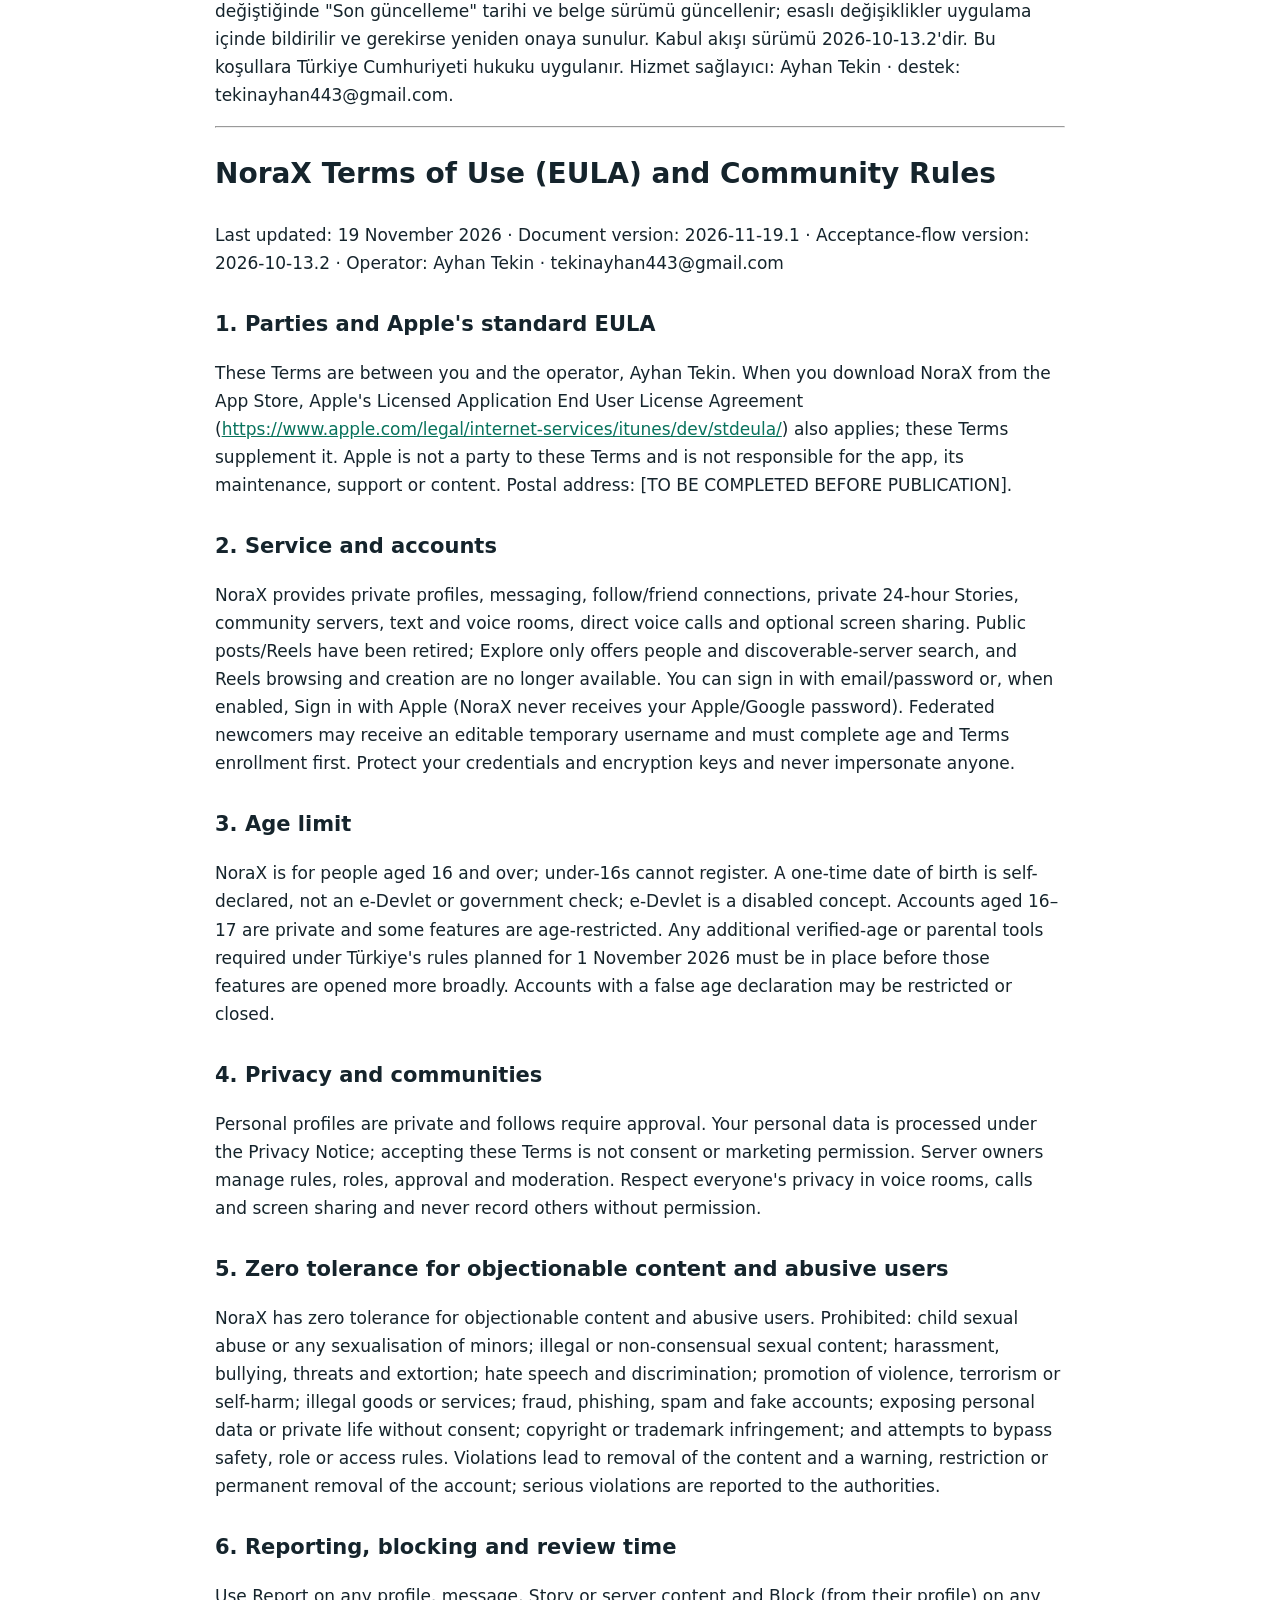
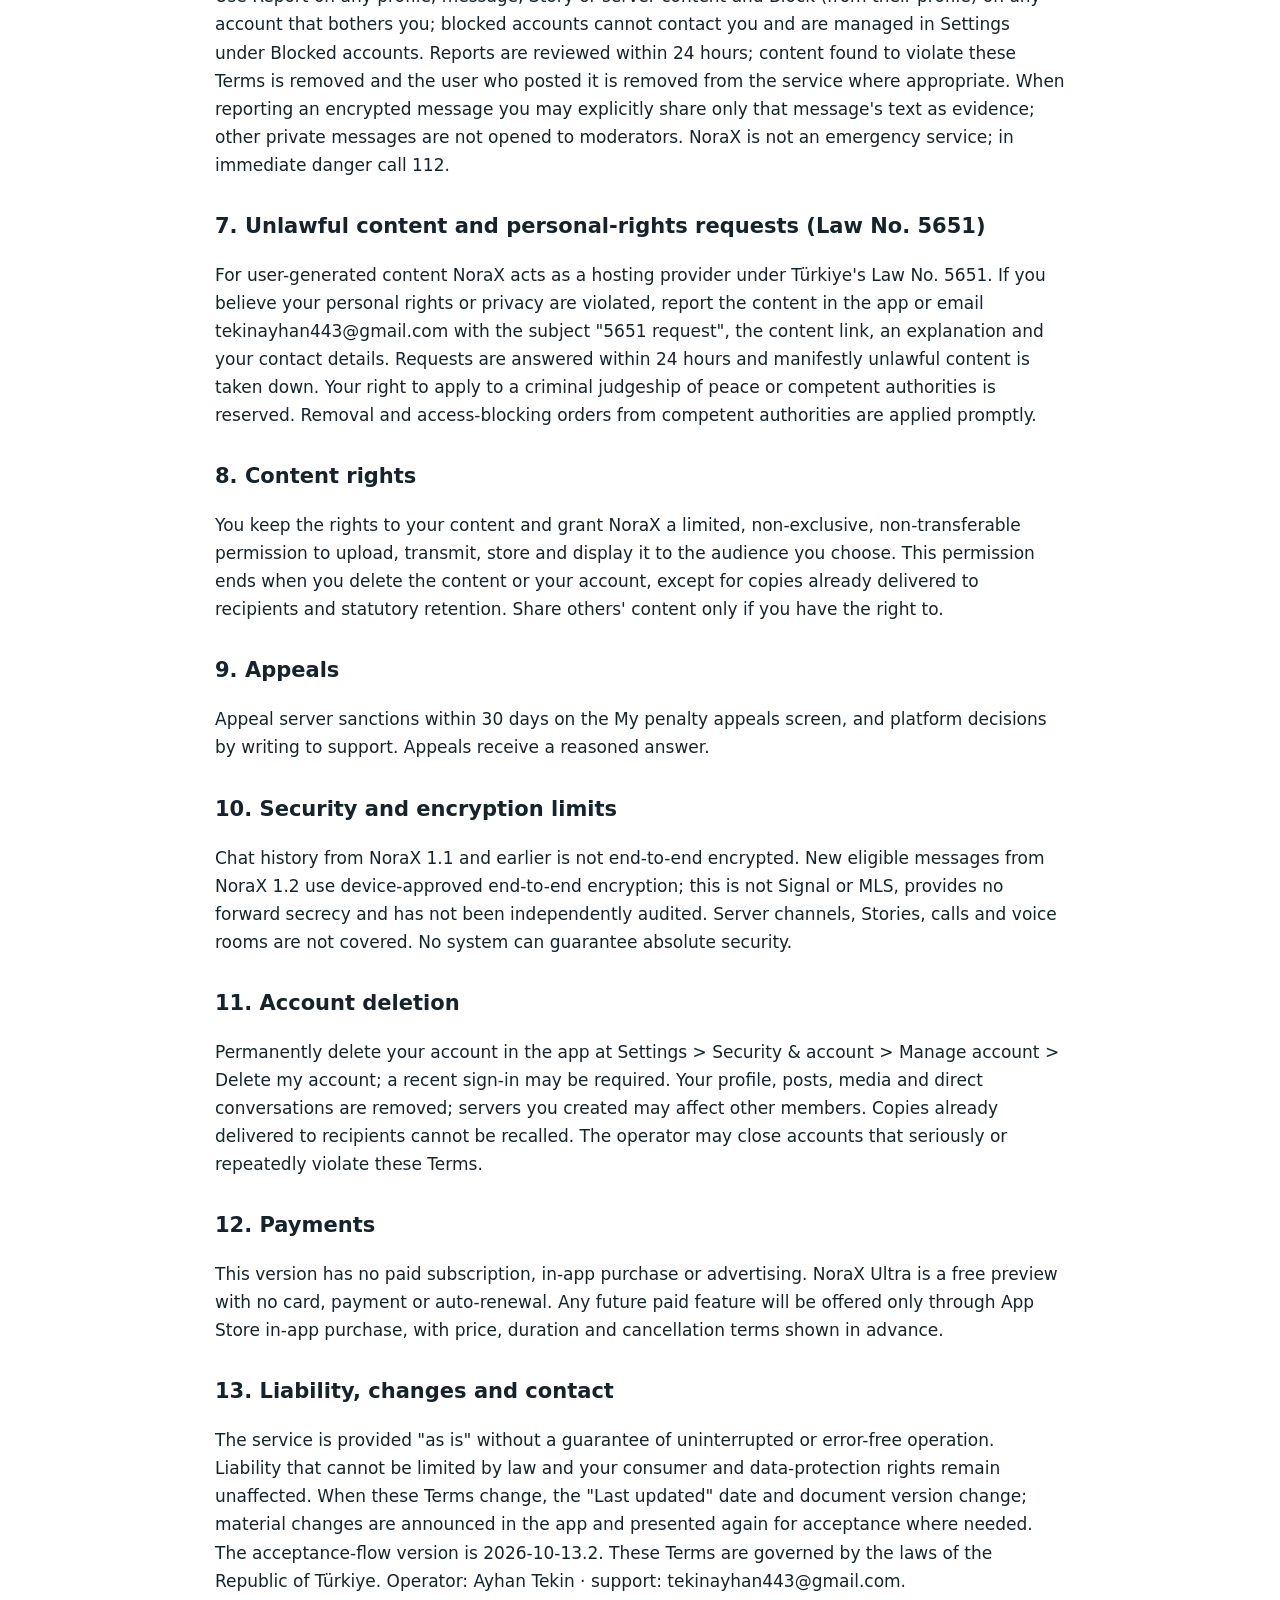
<file: terms.html>
<!doctype html>
<html lang="tr"><head><meta charset="utf-8"><meta name="viewport" content="width=device-width,initial-scale=1"><meta name="norax-legal-version" content="2026-10-13.2"><meta name="norax-legal-revision" content="2026-11-19.1"><title>NoraX — Koşullar / Terms</title><style>body{font:17px/1.65 system-ui;max-width:850px;margin:auto;padding:24px 16px;color:#15242c;background:#fff}h1{font-size:28px}h2{font-size:21px;margin-top:30px}a{color:#08735d}nav{display:flex;flex-wrap:wrap;gap:16px;padding:16px 0;border-bottom:1px solid #ddd}p,li{overflow-wrap:anywhere}ul{padding-left:22px}a:focus-visible{outline:3px solid #08735d;outline-offset:4px}@media (prefers-color-scheme:dark){body{background:#000;color:#eef3f1}a{color:#62e4bd}nav{border-color:#2a3a35}a:focus-visible{outline-color:#62e4bd}}</style></head><body><nav aria-label="NoraX"><a href="index.html">NoraX</a><a href="privacy.html">Gizlilik / Privacy</a><a href="terms.html">Koşullar / Terms</a><a href="support.html">Destek / Support</a></nav><p><a href="#turkish">Türkçe</a> · <a href="#english">English</a></p><main><section id="turkish" lang="tr"><h1>NoraX Kullanım Koşulları (EULA) ve Topluluk Kuralları</h1>
<p>Son güncelleme: 19 Kasım 2026 · Belge sürümü: 2026-11-19.1 · Kabul akışı sürümü: 2026-10-13.2 · Hizmet sağlayıcı: Ayhan Tekin · tekinayhan443@gmail.com</p>
<h2>1. Taraflar ve Apple standart lisans sözleşmesi</h2>
<p>Bu koşullar, NoraX'i kullanan sen ile hizmet sağlayıcı Ayhan Tekin arasındadır. NoraX'i App Store'dan indirdiğinde Apple'ın Standart Lisanslı Uygulama Son Kullanıcı Lisans Sözleşmesi (<a href="https://www.apple.com/legal/internet-services/itunes/dev/stdeula/">https://www.apple.com/legal/internet-services/itunes/dev/stdeula/</a>) de geçerlidir; bu koşullar onu tamamlar. Apple bu koşulların tarafı değildir; uygulamanın bakımı, desteği ve içeriği Apple'ın değil hizmet sağlayıcının sorumluluğundadır. Tebligat adresi: [YAYIN ÖNCESİ DOLDURULACAK: tebligata elverişli açık adres].</p>
<h2>2. Hizmet ve hesap</h2>
<p>NoraX; özel hesaplar arasında mesajlaşma, takip/arkadaşlık, 24 saatlik özel hikâyeler, topluluk sunucuları, metin/sesli odalar, birebir sesli arama ve uygun cihazlarda ekran paylaşımı sunar. Herkese açık gönderi/Reels paylaşımı kaldırılmıştır; Keşfet yalnızca kişi ve keşfedilebilir sunucu aramasını sunar, Reels oynatma ve paylaşma özelliği kaldırılmıştır. E-posta/şifre ile veya etkinse Apple ile giriş yapılabilir (Apple/Google parolanı NoraX almaz). Sosyal girişte geçici kullanıcı adı atanabilir ve hesap, yaş beyanı ile koşullar tamamlanana kadar kısıtlıdır. Giriş bilgilerini ve şifreleme anahtarlarını paylaşma; başkasının kimliğine bürünme.</p>
<h2>3. Yaş sınırı</h2>
<p>NoraX 16 yaş ve üzeri içindir; 16 yaşından küçükler hesap açamaz. Doğum tarihi ilk kayıtta veya sosyal girişten sonra bir kez istenir; bu senin beyanındır, e-Devlet doğrulaması değildir. e-Devlet seçeneği devre dışı bir taslaktır. 16–17 yaş hesapları özeldir; keşif, sunucu, ses ve diğer işlevler yaşa göre sınırlandırılabilir. Türkiye'de 1 Kasım 2026'da yürürlüğe girmesi planlanan düzenlemeler kapsamında ek yaş doğrulama veya ebeveyn araçları gerekiyorsa bunlar uygulanmadan ilgili alanlar genişletilmez. Gerçeğe aykırı yaş beyanı tespit edilirse hesap kısıtlanabilir veya kapatılabilir.</p>
<h2>4. Gizlilik ve topluluk</h2>
<p>Kişisel profiller özeldir; takip isteği onay gerektirir. Kişisel verilerin Gizlilik Bildirimi ve KVKK Aydınlatma Metni'ne göre işlenir; bu koşulları kabul etmek açık rıza veya pazarlama izni değildir. Sunucu kurucuları üyelik onayı, kurallar, roller ve moderasyon işlemlerini yönetebilir. Sesli odalarda, aramalarda ve ekran paylaşırken diğer kişilerin mahremiyetine saygı göster; başkalarını izinsiz kaydetme.</p>
<h2>5. Kabul edilemez içerik ve davranışa sıfır tolerans</h2>
<p>NoraX'te kabul edilemez içerik ve kötüye kullanan kullanıcılara tolerans gösterilmez. Şunlar yasaktır: çocukların cinsel istismarı veya çocukları cinselleştiren her türlü içerik; yasa dışı veya rıza dışı cinsel içerik; taciz, zorbalık, tehdit ve şantaj; nefret söylemi ve ayrımcılık; şiddete, teröre, kendine zarar vermeye teşvik; yasa dışı mal veya hizmet ticareti; dolandırıcılık, kimlik avı, spam ve sahte hesap; kişisel verilerin ve özel hayatın izinsiz ifşası; telif ve marka hakkı ihlali; güvenlik, rol ve erişim kurallarını atlatma girişimleri. İhlal durumunda içerik kaldırılır, hesap uyarılır, kısıtlanır veya hizmetten kalıcı olarak çıkarılır; ağır ihlaller yetkili mercilere bildirilir.</p>
<h2>6. Bildirme, engelleme ve inceleme süresi</h2>
<p>Her profil, mesaj, hikâye ve sunucu içeriği için uygulamadaki Bildir aracını, rahatsız eden hesapları profillerinden Engelle aracıyla engelleyebilirsin; engellediğin hesaplar seninle iletişim kuramaz ve Ayarlar'daki Engellenen hesaplar listesinden yönetilir. Bildirimler en geç 24 saat içinde incelenir; ihlal tespit edilen içerik kaldırılır ve ihlali yapan kullanıcı gerekirse hizmetten çıkarılır. Şifreli bir mesajı bildirirken yalnızca o mesajın metnini kanıt olarak açıkça paylaşmayı seçebilirsin; diğer özel mesajlar moderatörlere açılmaz. NoraX acil yardım kurumu değildir; yakın tehlikede 112'yi ara.</p>
<h2>7. Hukuka aykırı içerik ve kişilik hakları başvurusu (5651 sayılı Kanun)</h2>
<p>NoraX, kullanıcıların oluşturduğu içerikler bakımından 5651 sayılı Kanun kapsamında yer sağlayıcıdır. Kişilik haklarının veya özel hayatının ihlal edildiğini düşünüyorsan içeriği uygulamada bildirebilir ya da içerik bağlantısı, ihlalin açıklaması ve iletişim bilgilerinle tekinayhan443@gmail.com adresine &quot;5651 başvurusu&quot; konulu e-posta gönderebilirsin. Başvurular en geç 24 saat içinde yanıtlanır; hukuka aykırılığı açık içerik yayından kaldırılır. Sulh ceza hâkimliğine veya yetkili kurumlara başvuru hakkın saklıdır. Yetkili mercilerin kaldırma ve erişim engeli kararları derhâl uygulanır.</p>
<h2>8. İçerik hakları</h2>
<p>Paylaştığın içeriğin hakları sende kalır; NoraX'e yalnızca içeriği yükleme, iletme, saklama ve seçtiğin kitleye gösterme amacıyla sınırlı, münhasır olmayan, devredilemez bir izin verirsin. Bu izin içeriği sildiğinde veya hesabını kapattığında, alıcılara ulaşmış kopyalar ve kanuni saklama yükümlülükleri dışında sona erer. Başkasına ait içeriği yalnızca hakkın varsa paylaş.</p>
<h2>9. Moderasyon kararlarına itiraz</h2>
<p>Sunucu cezalarına 30 gün içinde uygulama içindeki Ceza itirazlarım ekranından, platform düzeyindeki kararlara ise destek adresine yazarak itiraz edebilirsin. İtirazlar gerekçeli olarak yanıtlanır.</p>
<h2>10. Güvenlik ve şifreleme sınırları</h2>
<p>NoraX 1.1 ve öncesinden kalan sohbet geçmişi uçtan uca şifreli değildir. NoraX 1.2 ve sonrasındaki yeni uygun mesajlar cihaz onaylı uçtan uca şifreleme kullanır; bu Signal veya MLS protokolü değildir, ileri gizlilik sunmaz ve bağımsız olarak denetlenmemiştir. Sunucu kanalları, hikâyeler, sesli arama ve odalar bu kapsamda değildir. Hiçbir sistem mutlak güvenlik garanti etmez.</p>
<h2>11. Hesap silme</h2>
<p>Hesabını uygulama içinde Ayarlar &gt; Güvenlik ve hesap &gt; Hesap yönetimi &gt; Hesabımı sil yoluyla kalıcı olarak silebilirsin; güvenliğin için yakın tarihli yeniden giriş istenebilir. Profilin, paylaşımların, medyan ve birebir konuşmaların kaldırılır; oluşturduğun sunucular diğer üyeleri etkileyebilir. Alıcılara ulaşmış kopyalar geri alınamaz. Hizmet sağlayıcı, bu koşulları ağır veya tekrarlı biçimde ihlal eden hesapları kapatabilir.</p>
<h2>12. Ücretlendirme</h2>
<p>Bu sürümde ücretli abonelik, uygulama içi satın alma veya reklam yoktur. NoraX Ultra ücretsiz bir önizlemedir; kart, ödeme veya otomatik yenileme yoktur. Gelecekte ücretli bir özellik açılırsa yalnızca App Store uygulama içi satın alma ile sunulur ve fiyat, süre ve iptal koşulları önceden ayrıca gösterilir.</p>
<h2>13. Sorumluluk, değişiklikler ve iletişim</h2>
<p>Hizmet &quot;olduğu gibi&quot; sunulur; kesintisiz veya hatasız çalışma garanti edilmez. Kanunen sınırlandırılamayan sorumluluklar ile tüketici ve veri koruma hakların saklıdır. Bu koşullar değiştiğinde &quot;Son güncelleme&quot; tarihi ve belge sürümü güncellenir; esaslı değişiklikler uygulama içinde bildirilir ve gerekirse yeniden onaya sunulur. Kabul akışı sürümü 2026-10-13.2'dir. Bu koşullara Türkiye Cumhuriyeti hukuku uygulanır. Hizmet sağlayıcı: Ayhan Tekin · destek: tekinayhan443@gmail.com.</p></section><hr><section id="english" lang="en"><h1>NoraX Terms of Use (EULA) and Community Rules</h1>
<p>Last updated: 19 November 2026 · Document version: 2026-11-19.1 · Acceptance-flow version: 2026-10-13.2 · Operator: Ayhan Tekin · tekinayhan443@gmail.com</p>
<h2>1. Parties and Apple's standard EULA</h2>
<p>These Terms are between you and the operator, Ayhan Tekin. When you download NoraX from the App Store, Apple's Licensed Application End User License Agreement (<a href="https://www.apple.com/legal/internet-services/itunes/dev/stdeula/">https://www.apple.com/legal/internet-services/itunes/dev/stdeula/</a>) also applies; these Terms supplement it. Apple is not a party to these Terms and is not responsible for the app, its maintenance, support or content. Postal address: [TO BE COMPLETED BEFORE PUBLICATION].</p>
<h2>2. Service and accounts</h2>
<p>NoraX provides private profiles, messaging, follow/friend connections, private 24-hour Stories, community servers, text and voice rooms, direct voice calls and optional screen sharing. Public posts/Reels have been retired; Explore only offers people and discoverable-server search, and Reels browsing and creation are no longer available. You can sign in with email/password or, when enabled, Sign in with Apple (NoraX never receives your Apple/Google password). Federated newcomers may receive an editable temporary username and must complete age and Terms enrollment first. Protect your credentials and encryption keys and never impersonate anyone.</p>
<h2>3. Age limit</h2>
<p>NoraX is for people aged 16 and over; under-16s cannot register. A one-time date of birth is self-declared, not an e-Devlet or government check; e-Devlet is a disabled concept. Accounts aged 16–17 are private and some features are age-restricted. Any additional verified-age or parental tools required under Türkiye's rules planned for 1 November 2026 must be in place before those features are opened more broadly. Accounts with a false age declaration may be restricted or closed.</p>
<h2>4. Privacy and communities</h2>
<p>Personal profiles are private and follows require approval. Your personal data is processed under the Privacy Notice; accepting these Terms is not consent or marketing permission. Server owners manage rules, roles, approval and moderation. Respect everyone's privacy in voice rooms, calls and screen sharing and never record others without permission.</p>
<h2>5. Zero tolerance for objectionable content and abusive users</h2>
<p>NoraX has zero tolerance for objectionable content and abusive users. Prohibited: child sexual abuse or any sexualisation of minors; illegal or non-consensual sexual content; harassment, bullying, threats and extortion; hate speech and discrimination; promotion of violence, terrorism or self-harm; illegal goods or services; fraud, phishing, spam and fake accounts; exposing personal data or private life without consent; copyright or trademark infringement; and attempts to bypass safety, role or access rules. Violations lead to removal of the content and a warning, restriction or permanent removal of the account; serious violations are reported to the authorities.</p>
<h2>6. Reporting, blocking and review time</h2>
<p>Use Report on any profile, message, Story or server content and Block (from their profile) on any account that bothers you; blocked accounts cannot contact you and are managed in Settings under Blocked accounts. Reports are reviewed within 24 hours; content found to violate these Terms is removed and the user who posted it is removed from the service where appropriate. When reporting an encrypted message you may explicitly share only that message's text as evidence; other private messages are not opened to moderators. NoraX is not an emergency service; in immediate danger call 112.</p>
<h2>7. Unlawful content and personal-rights requests (Law No. 5651)</h2>
<p>For user-generated content NoraX acts as a hosting provider under Türkiye's Law No. 5651. If you believe your personal rights or privacy are violated, report the content in the app or email tekinayhan443@gmail.com with the subject &quot;5651 request&quot;, the content link, an explanation and your contact details. Requests are answered within 24 hours and manifestly unlawful content is taken down. Your right to apply to a criminal judgeship of peace or competent authorities is reserved. Removal and access-blocking orders from competent authorities are applied promptly.</p>
<h2>8. Content rights</h2>
<p>You keep the rights to your content and grant NoraX a limited, non-exclusive, non-transferable permission to upload, transmit, store and display it to the audience you choose. This permission ends when you delete the content or your account, except for copies already delivered to recipients and statutory retention. Share others' content only if you have the right to.</p>
<h2>9. Appeals</h2>
<p>Appeal server sanctions within 30 days on the My penalty appeals screen, and platform decisions by writing to support. Appeals receive a reasoned answer.</p>
<h2>10. Security and encryption limits</h2>
<p>Chat history from NoraX 1.1 and earlier is not end-to-end encrypted. New eligible messages from NoraX 1.2 use device-approved end-to-end encryption; this is not Signal or MLS, provides no forward secrecy and has not been independently audited. Server channels, Stories, calls and voice rooms are not covered. No system can guarantee absolute security.</p>
<h2>11. Account deletion</h2>
<p>Permanently delete your account in the app at Settings &gt; Security &amp; account &gt; Manage account &gt; Delete my account; a recent sign-in may be required. Your profile, posts, media and direct conversations are removed; servers you created may affect other members. Copies already delivered to recipients cannot be recalled. The operator may close accounts that seriously or repeatedly violate these Terms.</p>
<h2>12. Payments</h2>
<p>This version has no paid subscription, in-app purchase or advertising. NoraX Ultra is a free preview with no card, payment or auto-renewal. Any future paid feature will be offered only through App Store in-app purchase, with price, duration and cancellation terms shown in advance.</p>
<h2>13. Liability, changes and contact</h2>
<p>The service is provided &quot;as is&quot; without a guarantee of uninterrupted or error-free operation. Liability that cannot be limited by law and your consumer and data-protection rights remain unaffected. When these Terms change, the &quot;Last updated&quot; date and document version change; material changes are announced in the app and presented again for acceptance where needed. The acceptance-flow version is 2026-10-13.2. These Terms are governed by the laws of the Republic of Türkiye. Operator: Ayhan Tekin · support: tekinayhan443@gmail.com.</p></section></main></body></html>
</file>
<file: web/assets/index-B5gILrEe.css>
@font-face{font-family:Inter Variable;font-style:normal;font-display:swap;font-weight:100 900;src:url(./inter-cyrillic-ext-wght-normal-BOeWTOD4.woff2) format("woff2-variations");unicode-range:U+0460-052F,U+1C80-1C8A,U+20B4,U+2DE0-2DFF,U+A640-A69F,U+FE2E-FE2F}@font-face{font-family:Inter Variable;font-style:normal;font-display:swap;font-weight:100 900;src:url(./inter-cyrillic-wght-normal-DqGufNeO.woff2) format("woff2-variations");unicode-range:U+0301,U+0400-045F,U+0490-0491,U+04B0-04B1,U+2116}@font-face{font-family:Inter Variable;font-style:normal;font-display:swap;font-weight:100 900;src:url(./inter-greek-ext-wght-normal-DlzME5K_.woff2) format("woff2-variations");unicode-range:U+1F00-1FFF}@font-face{font-family:Inter Variable;font-style:normal;font-display:swap;font-weight:100 900;src:url(./inter-greek-wght-normal-CkhJZR-_.woff2) format("woff2-variations");unicode-range:U+0370-0377,U+037A-037F,U+0384-038A,U+038C,U+038E-03A1,U+03A3-03FF}@font-face{font-family:Inter Variable;font-style:normal;font-display:swap;font-weight:100 900;src:url(./inter-vietnamese-wght-normal-CBcvBZtf.woff2) format("woff2-variations");unicode-range:U+0102-0103,U+0110-0111,U+0128-0129,U+0168-0169,U+01A0-01A1,U+01AF-01B0,U+0300-0301,U+0303-0304,U+0308-0309,U+0323,U+0329,U+1EA0-1EF9,U+20AB}@font-face{font-family:Inter Variable;font-style:normal;font-display:swap;font-weight:100 900;src:url(./inter-latin-ext-wght-normal-DO1Apj_S.woff2) format("woff2-variations");unicode-range:U+0100-02BA,U+02BD-02C5,U+02C7-02CC,U+02CE-02D7,U+02DD-02FF,U+0304,U+0308,U+0329,U+1D00-1DBF,U+1E00-1E9F,U+1EF2-1EFF,U+2020,U+20A0-20AB,U+20AD-20C0,U+2113,U+2C60-2C7F,U+A720-A7FF}@font-face{font-family:Inter Variable;font-style:normal;font-display:swap;font-weight:100 900;src:url(./inter-latin-wght-normal-Dx4kXJAl.woff2) format("woff2-variations");unicode-range:U+0000-00FF,U+0131,U+0152-0153,U+02BB-02BC,U+02C6,U+02DA,U+02DC,U+0304,U+0308,U+0329,U+2000-206F,U+20AC,U+2122,U+2191,U+2193,U+2212,U+2215,U+FEFF,U+FFFD}@font-face{font-family:JetBrains Mono Variable;font-style:normal;font-display:swap;font-weight:100 800;src:url([data-uri]) format("woff2-variations");unicode-range:U+0460-052F,U+1C80-1C8A,U+20B4,U+2DE0-2DFF,U+A640-A69F,U+FE2E-FE2F}@font-face{font-family:JetBrains Mono Variable;font-style:normal;font-display:swap;font-weight:100 800;src:url(./jetbrains-mono-cyrillic-wght-normal-D73BlboJ.woff2) format("woff2-variations");unicode-range:U+0301,U+0400-045F,U+0490-0491,U+04B0-04B1,U+2116}@font-face{font-family:JetBrains Mono Variable;font-style:normal;font-display:swap;font-weight:100 800;src:url(./jetbrains-mono-greek-wght-normal-Bw9x6K1M.woff2) format("woff2-variations");unicode-range:U+0370-0377,U+037A-037F,U+0384-038A,U+038C,U+038E-03A1,U+03A3-03FF}@font-face{font-family:JetBrains Mono Variable;font-style:normal;font-display:swap;font-weight:100 800;src:url(./jetbrains-mono-vietnamese-wght-normal-Bt-aOZkq.woff2) format("woff2-variations");unicode-range:U+0102-0103,U+0110-0111,U+0128-0129,U+0168-0169,U+01A0-01A1,U+01AF-01B0,U+0300-0301,U+0303-0304,U+0308-0309,U+0323,U+0329,U+1EA0-1EF9,U+20AB}@font-face{font-family:JetBrains Mono Variable;font-style:normal;font-display:swap;font-weight:100 800;src:url(./jetbrains-mono-latin-ext-wght-normal-DBQx-q_a.woff2) format("woff2-variations");unicode-range:U+0100-02BA,U+02BD-02C5,U+02C7-02CC,U+02CE-02D7,U+02DD-02FF,U+0304,U+0308,U+0329,U+1D00-1DBF,U+1E00-1E9F,U+1EF2-1EFF,U+2020,U+20A0-20AB,U+20AD-20C0,U+2113,U+2C60-2C7F,U+A720-A7FF}@font-face{font-family:JetBrains Mono Variable;font-style:normal;font-display:swap;font-weight:100 800;src:url(./jetbrains-mono-latin-wght-normal-B9CIFXIH.woff2) format("woff2-variations");unicode-range:U+0000-00FF,U+0131,U+0152-0153,U+02BB-02BC,U+02C6,U+02DA,U+02DC,U+0304,U+0308,U+0329,U+2000-206F,U+20AC,U+2122,U+2191,U+2193,U+2212,U+2215,U+FEFF,U+FFFD}/*! tailwindcss v4.3.5 | MIT License | https://tailwindcss.com */@layer properties{@supports (((-webkit-hyphens:none)) and (not (margin-trim:block))) or ((-moz-orient:inline) and (not (color:rgb(from red r g b)))){*,:before,:after,::backdrop{--tw-translate-x:0;--tw-translate-y:0;--tw-translate-z:0;--tw-scale-x:1;--tw-scale-y:1;--tw-scale-z:1;--tw-rotate-x:initial;--tw-rotate-y:initial;--tw-rotate-z:initial;--tw-skew-x:initial;--tw-skew-y:initial;--tw-space-y-reverse:0;--tw-space-x-reverse:0;--tw-border-style:solid;--tw-gradient-position:initial;--tw-gradient-from:#0000;--tw-gradient-via:#0000;--tw-gradient-to:#0000;--tw-gradient-stops:initial;--tw-gradient-via-stops:initial;--tw-gradient-from-position:0%;--tw-gradient-via-position:50%;--tw-gradient-to-position:100%;--tw-leading:initial;--tw-font-weight:initial;--tw-tracking:initial;--tw-ordinal:initial;--tw-slashed-zero:initial;--tw-numeric-figure:initial;--tw-numeric-spacing:initial;--tw-numeric-fraction:initial;--tw-shadow:0 0 #0000;--tw-shadow-color:initial;--tw-shadow-alpha:100%;--tw-inset-shadow:0 0 #0000;--tw-inset-shadow-color:initial;--tw-inset-shadow-alpha:100%;--tw-ring-color:initial;--tw-ring-shadow:0 0 #0000;--tw-inset-ring-color:initial;--tw-inset-ring-shadow:0 0 #0000;--tw-ring-inset:initial;--tw-ring-offset-width:0px;--tw-ring-offset-color:#fff;--tw-ring-offset-shadow:0 0 #0000;--tw-blur:initial;--tw-brightness:initial;--tw-contrast:initial;--tw-grayscale:initial;--tw-hue-rotate:initial;--tw-invert:initial;--tw-opacity:initial;--tw-saturate:initial;--tw-sepia:initial;--tw-drop-shadow:initial;--tw-drop-shadow-color:initial;--tw-drop-shadow-alpha:100%;--tw-drop-shadow-size:initial;--tw-backdrop-blur:initial;--tw-backdrop-brightness:initial;--tw-backdrop-contrast:initial;--tw-backdrop-grayscale:initial;--tw-backdrop-hue-rotate:initial;--tw-backdrop-invert:initial;--tw-backdrop-opacity:initial;--tw-backdrop-saturate:initial;--tw-backdrop-sepia:initial;--tw-duration:initial;--tw-ease:initial}}}@layer theme{:root,:host{--font-sans:-apple-system, BlinkMacSystemFont, "Segoe UI", Roboto, "Helvetica Neue", "Noto Sans", Arial, sans-serif, "Apple Color Emoji", "Segoe UI Emoji", "Segoe UI Symbol", "Noto Color Emoji";--font-serif:ui-serif, Georgia, Cambria, "Times New Roman", Times, serif;--font-mono:ui-monospace, SFMono-Regular, Menlo, Monaco, Consolas, "Liberation Mono", "Courier New", monospace;--color-red-500:oklch(63.7% .237 25.331);--color-red-600:oklch(57.7% .245 27.325);--color-emerald-400:oklch(76.5% .177 163.223);--color-emerald-600:oklch(59.6% .145 163.225);--color-indigo-500:oklch(58.5% .233 277.117);--color-indigo-600:oklch(51.1% .262 276.966);--color-purple-600:oklch(55.8% .288 302.321);--color-pink-600:oklch(59.2% .249 .584);--color-rose-400:oklch(71.2% .194 13.428);--color-rose-500:oklch(64.5% .246 16.439);--color-black:#000;--color-white:#fff;--spacing:.25rem;--container-sm:24rem;--container-md:28rem;--container-lg:32rem;--container-xl:36rem;--container-2xl:42rem;--container-3xl:48rem;--container-4xl:56rem;--container-5xl:64rem;--text-xs:.75rem;--text-xs--line-height:calc(1 / .75);--text-sm:.875rem;--text-sm--line-height:calc(1.25 / .875);--text-base:1rem;--text-base--line-height: 1.5 ;--text-lg:1.125rem;--text-lg--line-height:calc(1.75 / 1.125);--text-xl:1.25rem;--text-xl--line-height:calc(1.75 / 1.25);--text-2xl:1.5rem;--text-2xl--line-height:calc(2 / 1.5);--text-4xl:2.25rem;--text-4xl--line-height:calc(2.5 / 2.25);--font-weight-medium:500;--font-weight-semibold:600;--font-weight-bold:700;--font-weight-extrabold:800;--font-weight-black:900;--tracking-tight:-.025em;--tracking-normal:0em;--tracking-wide:.025em;--tracking-wider:.05em;--leading-tight:1.25;--leading-snug:1.375;--leading-relaxed:1.625;--radius-md:.375rem;--radius-lg:.5rem;--radius-xl:.75rem;--radius-2xl:1rem;--radius-3xl:1.5rem;--drop-shadow-md:0 3px 3px #0000001f;--ease-out:cubic-bezier(0, 0, .2, 1);--ease-in-out:cubic-bezier(.4, 0, .2, 1);--animate-spin:spin 1s linear infinite;--animate-pulse:pulse 2s cubic-bezier(.4, 0, .6, 1) infinite;--blur-sm:8px;--blur-md:12px;--blur-lg:16px;--blur-xl:24px;--blur-2xl:40px;--aspect-video:16 / 9;--default-transition-duration:.15s;--default-transition-timing-function:cubic-bezier(.4, 0, .2, 1);--default-font-family:var(--font-sans);--default-mono-font-family:var(--font-mono)}}@layer base{*,:after,:before,::backdrop{box-sizing:border-box;border:0 solid;margin:0;padding:0}::file-selector-button{box-sizing:border-box;border:0 solid;margin:0;padding:0}html,:host{-webkit-text-size-adjust:100%;-moz-tab-size:4;tab-size:4;line-height:1.5;font-family:var(--default-font-family,-apple-system, BlinkMacSystemFont, "Segoe UI", Roboto, "Helvetica Neue", "Noto Sans", Arial, sans-serif, "Apple Color Emoji", "Segoe UI Emoji", "Segoe UI Symbol", "Noto Color Emoji");font-feature-settings:var(--default-font-feature-settings,normal);font-variation-settings:var(--default-font-variation-settings,normal);-webkit-tap-highlight-color:transparent}hr{height:0;color:inherit;border-top-width:1px}abbr:where([title]){-webkit-text-decoration:underline dotted;text-decoration:underline dotted}h1,h2,h3,h4,h5,h6{font-size:inherit;font-weight:inherit}a{color:inherit;-webkit-text-decoration:inherit;text-decoration:inherit}b,strong{font-weight:bolder}code,kbd,samp,pre{font-family:var(--default-mono-font-family,ui-monospace, SFMono-Regular, Menlo, Monaco, Consolas, "Liberation Mono", "Courier New", monospace);font-feature-settings:var(--default-mono-font-feature-settings,normal);font-variation-settings:var(--default-mono-font-variation-settings,normal);font-size:1em}small{font-size:80%}sub,sup{vertical-align:baseline;font-size:75%;line-height:0;position:relative}sub{bottom:-.25em}sup{top:-.5em}table{text-indent:0;border-color:inherit;border-collapse:collapse}:-moz-focusring:where(:not(iframe)){outline:auto}progress{vertical-align:baseline}summary{display:list-item}ol,ul,menu{list-style:none}img,svg,video,canvas,audio,iframe,embed,object{vertical-align:middle;display:block}img,video{max-width:100%;height:auto}button,input,select,optgroup,textarea{font:inherit;font-feature-settings:inherit;font-variation-settings:inherit;letter-spacing:inherit;color:inherit;opacity:1;background-color:#0000;border-radius:0}::file-selector-button{font:inherit;font-feature-settings:inherit;font-variation-settings:inherit;letter-spacing:inherit;color:inherit;opacity:1;background-color:#0000;border-radius:0}:where(select:is([multiple],[size])) optgroup{font-weight:bolder}:where(select:is([multiple],[size])) optgroup option{padding-inline-start:20px}::file-selector-button{margin-inline-end:4px}::placeholder{opacity:1}@supports (not ((-webkit-appearance:-apple-pay-button))) or (contain-intrinsic-size:1px){::placeholder{color:currentColor}@supports (color:color-mix(in lab,red,red)){::placeholder{color:color-mix(in oklab,currentcolor 50%,transparent)}}}textarea{resize:vertical}::-webkit-search-decoration{-webkit-appearance:none}::-webkit-date-and-time-value{min-height:1lh;text-align:inherit}::-webkit-datetime-edit{display:inline-flex}::-webkit-datetime-edit-fields-wrapper{padding:0}::-webkit-datetime-edit{padding-block:0}::-webkit-datetime-edit-year-field{padding-block:0}::-webkit-datetime-edit-month-field{padding-block:0}::-webkit-datetime-edit-day-field{padding-block:0}::-webkit-datetime-edit-hour-field{padding-block:0}::-webkit-datetime-edit-minute-field{padding-block:0}::-webkit-datetime-edit-second-field{padding-block:0}::-webkit-datetime-edit-millisecond-field{padding-block:0}::-webkit-datetime-edit-meridiem-field{padding-block:0}::-webkit-calendar-picker-indicator{line-height:1}:-moz-ui-invalid{box-shadow:none}button,input:where([type=button],[type=reset],[type=submit]){-webkit-appearance:button;-moz-appearance:button;appearance:button}::file-selector-button{-webkit-appearance:button;-moz-appearance:button;appearance:button}::-webkit-inner-spin-button{height:auto}::-webkit-outer-spin-button{height:auto}[hidden]:where(:not([hidden=until-found])){display:none!important}:root{--nx-surface-0:#090a10}@supports (color:color-mix(in lab,red,red)){:root{--nx-surface-0:color-mix(in srgb, #090a10 95%, var(--nx-accent) 5%)}}:root{--nx-surface-1:#0e1018}@supports (color:color-mix(in lab,red,red)){:root{--nx-surface-1:color-mix(in srgb, #0e1018 94%, var(--nx-accent) 6%)}}:root{--nx-surface-2:#131622}@supports (color:color-mix(in lab,red,red)){:root{--nx-surface-2:color-mix(in srgb, #131622 94%, var(--nx-accent) 6%)}}:root{--nx-surface-3:#181b2b}@supports (color:color-mix(in lab,red,red)){:root{--nx-surface-3:color-mix(in srgb, #181b2b 92%, var(--nx-accent) 8%)}}:root{--nx-surface-4:#202438}@supports (color:color-mix(in lab,red,red)){:root{--nx-surface-4:color-mix(in srgb, #202438 90%, var(--nx-accent) 10%)}}:root{--nx-bg-rail:var(--nx-surface-0);--nx-bg-sidebar:var(--nx-surface-1);--nx-bg-main:var(--nx-surface-2);--nx-bg-elevated:var(--nx-surface-3);--nx-bg-hover:var(--nx-accent)}@supports (color:color-mix(in lab,red,red)){:root{--nx-bg-hover:color-mix(in srgb, var(--nx-accent) 7%, #ffffff0a)}}:root{--nx-bg-active:var(--nx-accent)}@supports (color:color-mix(in lab,red,red)){:root{--nx-bg-active:color-mix(in srgb, var(--nx-accent) 18%, #ffffff0d)}}:root{--nx-glass-bg:#101320f0}@supports (color:color-mix(in lab,red,red)){:root{--nx-glass-bg:color-mix(in srgb, #101320f0 92%, var(--nx-accent) 8%)}}:root{--nx-glass-border:var(--nx-accent)}@supports (color:color-mix(in lab,red,red)){:root{--nx-glass-border:color-mix(in srgb, var(--nx-accent) 16%, #ffffff17)}}:root{--nx-glass-highlight:inset 0 1px 0 #ffffff14;--nx-shadow-float:0 28px 64px -14px #000000d1, 0 0 0 1px #00000059, 0 2px 8px #00000073;--nx-shadow-card:inset 0 1px 0 #ffffff0a, 0 1px 2px #0000007a, 0 12px 30px -16px #000000b8;--nx-ambient-a:var(--nx-accent)}@supports (color:color-mix(in lab,red,red)){:root{--nx-ambient-a:color-mix(in srgb, var(--nx-accent) 12%, transparent)}}:root{--nx-ambient-b:#38bdf80d;--nx-border:var(--nx-accent)}@supports (color:color-mix(in lab,red,red)){:root{--nx-border:color-mix(in srgb, var(--nx-accent) 8%, #fff1)}}:root{--nx-border-strong:var(--nx-accent)}@supports (color:color-mix(in lab,red,red)){:root{--nx-border-strong:color-mix(in srgb, var(--nx-accent) 15%, #ffffff21)}}:root{--nx-text-primary:#f8fafc;--nx-text-secondary:#cbd5e1;--nx-text-muted:#8b95b0;--nx-font-ui:"Inter Variable", "Inter", -apple-system, BlinkMacSystemFont, "Segoe UI", sans-serif;--nx-font-mono:"JetBrains Mono Variable", "JetBrains Mono", ui-monospace, SFMono-Regular, monospace;--nx-msg-font-size:15px;--nx-radius-control:10px;--nx-radius-card:16px;--nx-accent:#8b5cf6;--nx-accent-strong:#7c3aed;--nx-accent-deep:#6d28d9;--nx-accent-cyan:#38bdf8;--nx-on-accent:#fff;--nx-gradient-accent:linear-gradient(135deg, #9b72ff 0%, #8b5cf6 48%, #6d28d9 100%);--nx-brand-gradient:linear-gradient(135deg, #7c3aed 0%, #6366f1 52%, #38bdf8 100%);--nx-glow:#8b5cf65c;--nx-success:#34d399;--nx-warning:#fbbf24;--nx-danger:#f43f5e;--nx-status-online:#34d399;--nx-status-idle:#fbbf24;--nx-status-dnd:#f43f5e;--nx-status-invisible:#64748b;--nx-status-streaming:#a78bfa;--nx-status-ingame:#38bdf8;--nx-ingame:#38bdf8;--nx-grain-opacity:.02;--nx-server-bleed:transparent;--nx-ease-out:cubic-bezier(.22, 1, .36, 1);--nx-ease-expo:cubic-bezier(.16, 1, .3, 1);--nx-ease-spring:cubic-bezier(.34, 1.4, .64, 1)}html.nx-theme-morph,html.nx-theme-morph body,html.nx-theme-morph aside,html.nx-theme-morph main,html.nx-theme-morph header{transition:background-color .28s var(--nx-ease-out),border-color .24s var(--nx-ease-out),color .22s var(--nx-ease-out)!important}:root[data-theme=amoled]{--nx-surface-0:#000;--nx-surface-1:#050506}@supports (color:color-mix(in lab,red,red)){:root[data-theme=amoled]{--nx-surface-1:color-mix(in srgb, #050506 96%, var(--nx-accent) 4%)}}:root[data-theme=amoled]{--nx-surface-2:#09090b}@supports (color:color-mix(in lab,red,red)){:root[data-theme=amoled]{--nx-surface-2:color-mix(in srgb, #09090b 96%, var(--nx-accent) 4%)}}:root[data-theme=amoled]{--nx-surface-3:#121216}@supports (color:color-mix(in lab,red,red)){:root[data-theme=amoled]{--nx-surface-3:color-mix(in srgb, #121216 94%, var(--nx-accent) 6%)}}:root[data-theme=amoled]{--nx-surface-4:#1b1b21}@supports (color:color-mix(in lab,red,red)){:root[data-theme=amoled]{--nx-surface-4:color-mix(in srgb, #1b1b21 92%, var(--nx-accent) 8%)}}:root[data-theme=amoled]{--nx-glass-bg:#0e0e12f5}@supports (color:color-mix(in lab,red,red)){:root[data-theme=amoled]{--nx-glass-bg:color-mix(in srgb, #0e0e12f5 93%, var(--nx-accent) 7%)}}:root[data-theme=amoled]{--nx-ambient-a:var(--nx-accent)}@supports (color:color-mix(in lab,red,red)){:root[data-theme=amoled]{--nx-ambient-a:color-mix(in srgb, var(--nx-accent) 8%, transparent)}}:root[data-theme=amoled]{--nx-ambient-b:transparent}:root[data-theme=midnight]{--nx-surface-0:#070b18;--nx-surface-1:#0c1224;--nx-surface-2:#111930;--nx-surface-3:#182340;--nx-surface-4:#223054;--nx-glass-bg:#10182ef0;--nx-border:#94b2ff17;--nx-border-strong:#94b2ff2b;--nx-text-primary:#f1f5ff;--nx-text-secondary:#b9c7e6;--nx-text-muted:#8495ba;--nx-ambient-a:var(--nx-accent)}@supports (color:color-mix(in lab,red,red)){:root[data-theme=midnight]{--nx-ambient-a:color-mix(in srgb, var(--nx-accent) 16%, transparent)}}:root[data-theme=midnight]{--nx-ambient-b:#38bdf80f}:root[data-theme=aurora]{--nx-surface-0:#070d12;--nx-surface-1:#0b151d;--nx-surface-2:#0f1c26;--nx-surface-3:#152633;--nx-surface-4:#1d3242;--nx-glass-bg:#0e1c26eb;--nx-border:#5eead41a;--nx-border-strong:#5eead42e;--nx-text-primary:#effcf9;--nx-text-secondary:#b3d4ce;--nx-text-muted:#7ea7a0;--nx-ambient-a:#14c98c26;--nx-ambient-b:#6c6ffa1c}:root[data-theme=nebula]{--nx-surface-0:#0b0614;--nx-surface-1:#120b20;--nx-surface-2:#18102b;--nx-surface-3:#22173b;--nx-surface-4:#2e204f;--nx-glass-bg:#1a102ef0;--nx-border:#c4a0ff1c;--nx-border-strong:#c4a0ff33;--nx-text-primary:#f7f2ff;--nx-text-secondary:#cbbbe6;--nx-text-muted:#9886ba;--nx-ambient-a:#a855f729;--nx-ambient-b:#ec489914}:root[data-theme=terminal]{--nx-surface-0:#020804;--nx-surface-1:#06110a;--nx-surface-2:#09180f;--nx-surface-3:#0f2417;--nx-surface-4:#163321;--nx-glass-bg:#08160df2;--nx-border:#2fd67221;--nx-border-strong:#2fd6723d;--nx-text-primary:#e6ffef;--nx-text-secondary:#98d8b0;--nx-text-muted:#65a37d;--nx-ambient-a:#2fd6721f;--nx-ambient-b:#14c98c0d}:root[data-theme=light]{--nx-surface-0:#e6e6ee}@supports (color:color-mix(in lab,red,red)){:root[data-theme=light]{--nx-surface-0:color-mix(in srgb, #e6e6ee 90%, var(--nx-accent) 10%)}}:root[data-theme=light]{--nx-surface-1:#f2f2f7}@supports (color:color-mix(in lab,red,red)){:root[data-theme=light]{--nx-surface-1:color-mix(in srgb, #f2f2f7 94%, var(--nx-accent) 6%)}}:root[data-theme=light]{--nx-surface-2:#fff;--nx-surface-3:#f6f6fa}@supports (color:color-mix(in lab,red,red)){:root[data-theme=light]{--nx-surface-3:color-mix(in srgb, #f6f6fa 96%, var(--nx-accent) 4%)}}:root[data-theme=light]{--nx-surface-4:#e9e9f1}@supports (color:color-mix(in lab,red,red)){:root[data-theme=light]{--nx-surface-4:color-mix(in srgb, #e9e9f1 93%, var(--nx-accent) 7%)}}:root[data-theme=light]{--nx-bg-hover:var(--nx-accent)}@supports (color:color-mix(in lab,red,red)){:root[data-theme=light]{--nx-bg-hover:color-mix(in srgb, var(--nx-accent) 6%, #09090b08)}}:root[data-theme=light]{--nx-bg-active:var(--nx-accent)}@supports (color:color-mix(in lab,red,red)){:root[data-theme=light]{--nx-bg-active:color-mix(in srgb, var(--nx-accent) 13%, #09090b08)}}:root[data-theme=light]{--nx-glass-bg:#fffffff7;--nx-glass-border:var(--nx-accent)}@supports (color:color-mix(in lab,red,red)){:root[data-theme=light]{--nx-glass-border:color-mix(in srgb, var(--nx-accent) 12%, #09090b17)}}:root[data-theme=light]{--nx-glass-highlight:inset 0 1px 0 #fff;--nx-shadow-float:0 28px 60px -14px var(--nx-accent), 0 2px 6px #0f0f1e14}@supports (color:color-mix(in lab,red,red)){:root[data-theme=light]{--nx-shadow-float:0 28px 60px -14px color-mix(in srgb, var(--nx-accent) 22%, #0f0f1e33), 0 2px 6px #0f0f1e14}}:root[data-theme=light]{--nx-shadow-card:0 1px 2px #0f0f1e12, 0 8px 22px -14px var(--nx-accent)}@supports (color:color-mix(in lab,red,red)){:root[data-theme=light]{--nx-shadow-card:0 1px 2px #0f0f1e12, 0 8px 22px -14px color-mix(in srgb, var(--nx-accent) 25%, #0f0f1e33)}}:root[data-theme=light]{--nx-ambient-a:var(--nx-accent)}@supports (color:color-mix(in lab,red,red)){:root[data-theme=light]{--nx-ambient-a:color-mix(in srgb, var(--nx-accent) 7%, transparent)}}:root[data-theme=light]{--nx-ambient-b:var(--nx-accent)}@supports (color:color-mix(in lab,red,red)){:root[data-theme=light]{--nx-ambient-b:color-mix(in srgb, var(--nx-accent) 3%, transparent)}}:root[data-theme=light]{--nx-border:var(--nx-accent)}@supports (color:color-mix(in lab,red,red)){:root[data-theme=light]{--nx-border:color-mix(in srgb, var(--nx-accent) 7%, #09090b16)}}:root[data-theme=light]{--nx-border-strong:var(--nx-accent)}@supports (color:color-mix(in lab,red,red)){:root[data-theme=light]{--nx-border-strong:color-mix(in srgb, var(--nx-accent) 10%, #09090b26)}}:root[data-theme=light]{--nx-text-primary:#101016;--nx-text-secondary:#3d3d4a;--nx-text-muted:#5c5c6c;--nx-accent:#4c43ec;--nx-accent-strong:#3f35d4;--nx-accent-deep:#322aa8;--nx-on-accent:#fff;--nx-gradient-accent:linear-gradient(180deg, #6159f5 0%, #4a41e6 55%, #3d33cc 100%);--nx-success:#12803c;--nx-warning:#9a5b00;--nx-danger:#d11f2c;--nx-glow:#4c43ec33;--nx-grain-opacity:0}:root[data-theme=sakura]{--nx-surface-0:#f3e4eb;--nx-surface-1:#faf1f5;--nx-surface-2:#fffbfd;--nx-surface-3:#f9edf2;--nx-surface-4:#f0dce5;--nx-bg-hover:#db27770f;--nx-bg-active:#db27771f;--nx-glass-bg:#fffafdf5;--nx-glass-border:#be185d24;--nx-glass-highlight:inset 0 1px 0 #fff;--nx-shadow-float:0 24px 56px -14px #9d174d2e, 0 2px 6px #9d174d14;--nx-shadow-card:0 1px 2px #9d174d14, 0 8px 20px -14px #9d174d2e;--nx-ambient-a:#ec489917;--nx-ambient-b:#fb923c0d;--nx-border:#9d174d1a;--nx-border-strong:#9d174d2e;--nx-text-primary:#26101b;--nx-text-secondary:#5a3447;--nx-text-muted:#784c61;--nx-accent:#c9206b;--nx-accent-strong:#ad185b;--nx-accent-deep:#8f124b;--nx-on-accent:#fff;--nx-gradient-accent:linear-gradient(180deg, #df3480 0%, #c41d67 55%, #a31554 100%);--nx-success:#15803d;--nx-warning:#a16207;--nx-danger:#c81e1e;--nx-glow:#c9206b38;--nx-grain-opacity:0}:root[data-accent=mint]{--nx-accent:#14c98c;--nx-accent-strong:#06a273;--nx-accent-deep:#04805c;--nx-on-accent:#fff;--nx-glow:#14c98c42;--nx-gradient-accent:linear-gradient(180deg, #2ad99c 0%, #0aad79 55%, #058a63 100%)}:root[data-theme=light][data-accent=mint],:root[data-theme=sakura][data-accent=mint]{--nx-accent:#047857;--nx-accent-strong:#065f46;--nx-accent-deep:#064e3b;--nx-gradient-accent:linear-gradient(180deg, #059669 0%, #047857 100%)}:root[data-accent=rose]{--nx-accent:#f43f7f;--nx-accent-strong:#e11d64;--nx-accent-deep:#be1250;--nx-on-accent:#fff;--nx-glow:#f43f7f47;--nx-gradient-accent:linear-gradient(180deg, #fb6199 0%, #e7296f 55%, #c51758 100%)}:root[data-accent=amber]{--nx-accent:#f59e0b;--nx-accent-strong:#d97706;--nx-accent-deep:#b45309;--nx-on-accent:#130b02;--nx-glow:#f59e0b47;--nx-gradient-accent:linear-gradient(180deg, #fbbf24 0%, #ea8a09 55%, #c86a04 100%)}:root[data-accent=cyan]{--nx-accent:#06b6d4;--nx-accent-strong:#0891b2;--nx-accent-deep:#0e7490;--nx-on-accent:#fff;--nx-glow:#06b6d447;--nx-gradient-accent:linear-gradient(180deg, #22d3ee 0%, #089bb8 55%, #0b7a94 100%)}:root[data-accent=violet]{--nx-accent:#9b6bff;--nx-accent-strong:#7c3aed;--nx-accent-deep:#6d28d9;--nx-on-accent:#fff;--nx-glow:#9b6bff4d;--nx-gradient-accent:linear-gradient(180deg, #b088ff 0%, #864ef6 55%, #6d28d9 100%)}:root[data-radius=sharp]{--nx-radius-control:6px;--nx-radius-card:8px}:root[data-radius=pill]{--nx-radius-control:14px;--nx-radius-card:20px}:root[data-high-contrast=true]{--nx-border:#fff3;--nx-border-strong:#ffffff5c;--nx-text-secondary:#d4d4d8;--nx-text-muted:#a1a1aa}:root[data-theme=light][data-high-contrast=true]{--nx-border:#09090b3d;--nx-border-strong:#09090b6b;--nx-text-secondary:#27272a;--nx-text-muted:#3f3f46}*{box-sizing:border-box;border-color:var(--nx-border)}html,body,#root{background-color:var(--nx-surface-0);width:100%;height:100%;color:var(--nx-text-primary);font-family:var(--nx-font-ui);font-feature-settings:"cv11","ss01","ss03";letter-spacing:-.006em;-webkit-font-smoothing:antialiased;text-rendering:optimizelegibility;-webkit-user-select:none;user-select:none;margin:0;padding:0;overflow:hidden}html.overlay-mode,html.overlay-mode body,html.overlay-mode #root{background:0 0!important}::selection{background:var(--nx-accent)}@supports (color:color-mix(in lab,red,red)){::selection{background:color-mix(in srgb,var(--nx-accent) 35%,transparent)}}:focus-visible{outline:2px solid var(--nx-accent)}@supports (color:color-mix(in lab,red,red)){:focus-visible{outline:2px solid color-mix(in srgb,var(--nx-accent) 80%,transparent)}}:focus-visible{outline-offset:2px}input:focus-visible,textarea:focus-visible{outline:none}code,pre,kbd{font-family:var(--nx-font-mono)}input,textarea,[data-selectable=true]{-webkit-user-select:text;user-select:text}input::placeholder,textarea::placeholder{color:var(--nx-text-muted);opacity:.8}input[type=checkbox],input[type=radio],input[type=range]{accent-color:var(--nx-accent)}input[type=text],input[type=email],input[type=password],input[type=search],input[type=date],input[type=number],input[type=url],textarea,select{transition:border-color .16s var(--nx-ease-out),box-shadow .16s var(--nx-ease-out),background-color .16s var(--nx-ease-out)}input[type=text]:focus,input[type=email]:focus,input[type=password]:focus,input[type=search]:focus,input[type=date]:focus,input[type=number]:focus,input[type=url]:focus,select:focus{border-color:var(--nx-accent)}@supports (color:color-mix(in lab,red,red)){input[type=text]:focus,input[type=email]:focus,input[type=password]:focus,input[type=search]:focus,input[type=date]:focus,input[type=number]:focus,input[type=url]:focus,select:focus{border-color:color-mix(in srgb,var(--nx-accent) 70%,transparent)}}input[type=text]:focus,input[type=email]:focus,input[type=password]:focus,input[type=search]:focus,input[type=date]:focus,input[type=number]:focus,input[type=url]:focus,select:focus{box-shadow:0 0 0 3px var(--nx-accent)}@supports (color:color-mix(in lab,red,red)){input[type=text]:focus,input[type=email]:focus,input[type=password]:focus,input[type=search]:focus,input[type=date]:focus,input[type=number]:focus,input[type=url]:focus,select:focus{box-shadow:0 0 0 3px color-mix(in srgb,var(--nx-accent) 18%,transparent)}}:root:not([data-theme=light]) input[type=date]::-webkit-calendar-picker-indicator{filter:invert(.8)}button{-webkit-tap-highlight-color:transparent}}@layer components{.nx-btn-glow,.nx-btn-primary{isolation:isolate;background:var(--nx-gradient-accent);color:var(--nx-on-accent);box-shadow:inset 0 1px #ffffff2e,inset 0 -1px #0000001f,0 1px 2px #0000004d,0 6px 18px -6px var(--nx-accent);position:relative;overflow:hidden}@supports (color:color-mix(in lab,red,red)){.nx-btn-glow,.nx-btn-primary{box-shadow:inset 0 1px #ffffff2e,inset 0 -1px #0000001f,0 1px 2px #0000004d,0 6px 18px -6px color-mix(in srgb,var(--nx-accent) 75%,transparent)}}.nx-btn-glow,.nx-btn-primary{text-shadow:0 1px 1px #0000002e;transition:transform .18s var(--nx-ease-out),box-shadow .22s var(--nx-ease-out),filter .18s var(--nx-ease-out)}}@layer utilities{.pointer-events-auto{pointer-events:auto}.pointer-events-none{pointer-events:none}.invisible{visibility:hidden}.visible{visibility:visible}.sr-only{clip-path:inset(50%);white-space:nowrap;border-width:0;width:1px;height:1px;margin:-1px;padding:0;position:absolute;overflow:hidden}.absolute{position:absolute}.fixed{position:fixed}.relative{position:relative}.static{position:static}.-inset-1\.5{inset:calc(var(--spacing) * -1.5)}.-inset-2\.5{inset:calc(var(--spacing) * -2.5)}.-inset-\[2\.5px\]{top:-2.5px;right:-2.5px;bottom:-2.5px;left:-2.5px}.inset-0{top:0;right:0;bottom:0;left:0}.inset-4{inset:calc(var(--spacing) * 4)}.inset-x-0{inset-inline:0}.-top-0\.5{top:calc(var(--spacing) * -.5)}.-top-1{top:calc(var(--spacing) * -1)}.-top-4{top:calc(var(--spacing) * -4)}.-top-32{top:calc(var(--spacing) * -32)}.top-0{top:0}.top-1{top:var(--spacing)}.top-1\.5{top:calc(var(--spacing) * 1.5)}.top-1\/2{top:50%}.top-2{top:calc(var(--spacing) * 2)}.top-2\.5{top:calc(var(--spacing) * 2.5)}.top-3{top:calc(var(--spacing) * 3)}.top-5{top:calc(var(--spacing) * 5)}.top-6{top:calc(var(--spacing) * 6)}.top-9{top:calc(var(--spacing) * 9)}.top-12{top:calc(var(--spacing) * 12)}.top-13{top:calc(var(--spacing) * 13)}.top-\[38px\]{top:38px}.top-\[42px\]{top:42px}.top-\[52px\]{top:52px}.top-\[54px\]{top:54px}.top-\[60px\]{top:60px}.-right-0\.5{right:calc(var(--spacing) * -.5)}.-right-1{right:calc(var(--spacing) * -1)}.-right-10{right:calc(var(--spacing) * -10)}.right-0{right:0}.right-1{right:var(--spacing)}.right-1\.5{right:calc(var(--spacing) * 1.5)}.right-2{right:calc(var(--spacing) * 2)}.right-2\.5{right:calc(var(--spacing) * 2.5)}.right-3{right:calc(var(--spacing) * 3)}.right-4{right:calc(var(--spacing) * 4)}.right-5{right:calc(var(--spacing) * 5)}.right-6{right:calc(var(--spacing) * 6)}.right-8{right:calc(var(--spacing) * 8)}.right-\[-10\%\]{right:-10%}.-bottom-0\.5{bottom:calc(var(--spacing) * -.5)}.-bottom-14{bottom:calc(var(--spacing) * -14)}.-bottom-36{bottom:calc(var(--spacing) * -36)}.bottom-0{bottom:0}.bottom-1{bottom:var(--spacing)}.bottom-2{bottom:calc(var(--spacing) * 2)}.bottom-3{bottom:calc(var(--spacing) * 3)}.bottom-4{bottom:calc(var(--spacing) * 4)}.bottom-5{bottom:calc(var(--spacing) * 5)}.bottom-8{bottom:calc(var(--spacing) * 8)}.bottom-24{bottom:calc(var(--spacing) * 24)}.bottom-\[62px\]{bottom:62px}.bottom-\[72px\]{bottom:72px}.bottom-\[86px\]{bottom:86px}.bottom-\[112px\]{bottom:112px}.-left-4{left:calc(var(--spacing) * -4)}.-left-24{left:calc(var(--spacing) * -24)}.left-0{left:0}.left-1\.5{left:calc(var(--spacing) * 1.5)}.left-1\/2{left:50%}.left-2{left:calc(var(--spacing) * 2)}.left-2\.5{left:calc(var(--spacing) * 2.5)}.left-3{left:calc(var(--spacing) * 3)}.left-3\.5{left:calc(var(--spacing) * 3.5)}.left-4{left:calc(var(--spacing) * 4)}.left-5{left:calc(var(--spacing) * 5)}.left-\[84px\]{left:84px}.isolate{isolation:isolate}.-z-0{z-index:-0}.-z-10{z-index:-10}.z-0{z-index:0}.z-10{z-index:10}.z-20{z-index:20}.z-30{z-index:30}.z-40{z-index:40}.z-50{z-index:50}.z-\[1\]{z-index:1}.z-\[5\]{z-index:5}.z-\[60\]{z-index:60}.z-\[65\]{z-index:65}.z-\[70\]{z-index:70}.z-\[75\]{z-index:75}.z-\[80\]{z-index:80}.z-\[85\]{z-index:85}.z-\[90\]{z-index:90}.z-\[95\]{z-index:95}.z-\[200\]{z-index:200}.col-span-1{grid-column:span 1/span 1}.col-span-2{grid-column:span 2/span 2}.mx-0\.5{margin-inline:calc(var(--spacing) * .5)}.mx-2{margin-inline:calc(var(--spacing) * 2)}.mx-4{margin-inline:calc(var(--spacing) * 4)}.mx-auto{margin-inline:auto}.my-0\.5{margin-block:calc(var(--spacing) * .5)}.my-1{margin-block:var(--spacing)}.my-1\.5{margin-block:calc(var(--spacing) * 1.5)}.my-2{margin-block:calc(var(--spacing) * 2)}.my-auto{margin-block:auto}.\!mt-6{margin-top:calc(var(--spacing) * 6)!important}.-mt-5{margin-top:calc(var(--spacing) * -5)}.-mt-7{margin-top:calc(var(--spacing) * -7)}.-mt-9{margin-top:calc(var(--spacing) * -9)}.-mt-10{margin-top:calc(var(--spacing) * -10)}.mt-0\.5{margin-top:calc(var(--spacing) * .5)}.mt-1{margin-top:var(--spacing)}.mt-1\.5{margin-top:calc(var(--spacing) * 1.5)}.mt-2{margin-top:calc(var(--spacing) * 2)}.mt-3{margin-top:calc(var(--spacing) * 3)}.mt-4{margin-top:calc(var(--spacing) * 4)}.mt-5{margin-top:calc(var(--spacing) * 5)}.mt-12{margin-top:calc(var(--spacing) * 12)}.mr-1\.5{margin-right:calc(var(--spacing) * 1.5)}.mb-0\.5{margin-bottom:calc(var(--spacing) * .5)}.mb-1{margin-bottom:var(--spacing)}.mb-1\.5{margin-bottom:calc(var(--spacing) * 1.5)}.mb-2{margin-bottom:calc(var(--spacing) * 2)}.mb-3{margin-bottom:calc(var(--spacing) * 3)}.mb-4{margin-bottom:calc(var(--spacing) * 4)}.mb-6{margin-bottom:calc(var(--spacing) * 6)}.mb-7{margin-bottom:calc(var(--spacing) * 7)}.ml-0\.5{margin-left:calc(var(--spacing) * .5)}.ml-1\.5{margin-left:calc(var(--spacing) * 1.5)}.ml-2{margin-left:calc(var(--spacing) * 2)}.ml-3{margin-left:calc(var(--spacing) * 3)}.ml-12{margin-left:calc(var(--spacing) * 12)}.ml-\[1px\]{margin-left:1px}.ml-auto{margin-left:auto}.line-clamp-1{-webkit-line-clamp:1;-webkit-box-orient:vertical;display:-webkit-box;overflow:hidden}.line-clamp-2{-webkit-line-clamp:2;-webkit-box-orient:vertical;display:-webkit-box;overflow:hidden}.line-clamp-3{-webkit-line-clamp:3;-webkit-box-orient:vertical;display:-webkit-box;overflow:hidden}.line-clamp-4{-webkit-line-clamp:4;-webkit-box-orient:vertical;display:-webkit-box;overflow:hidden}.block{display:block}.flex{display:flex}.grid{display:grid}.hidden{display:none}.inline{display:inline}.inline-block{display:inline-block}.inline-flex{display:inline-flex}.table{display:table}.aspect-square{aspect-ratio:1}.aspect-video{aspect-ratio:var(--aspect-video)}.h-0{height:0}.h-1{height:var(--spacing)}.h-1\.5{height:calc(var(--spacing) * 1.5)}.h-2{height:calc(var(--spacing) * 2)}.h-2\.5{height:calc(var(--spacing) * 2.5)}.h-3{height:calc(var(--spacing) * 3)}.h-3\.5{height:calc(var(--spacing) * 3.5)}.h-4{height:calc(var(--spacing) * 4)}.h-5{height:calc(var(--spacing) * 5)}.h-6{height:calc(var(--spacing) * 6)}.h-7{height:calc(var(--spacing) * 7)}.h-8{height:calc(var(--spacing) * 8)}.h-9{height:calc(var(--spacing) * 9)}.h-9\.5{height:calc(var(--spacing) * 9.5)}.h-10{height:calc(var(--spacing) * 10)}.h-11{height:calc(var(--spacing) * 11)}.h-12{height:calc(var(--spacing) * 12)}.h-14{height:calc(var(--spacing) * 14)}.h-24{height:calc(var(--spacing) * 24)}.h-\[1\.5px\]{height:1.5px}.h-\[1px\]{height:1px}.h-\[2px\]{height:2px}.h-\[3px\]{height:3px}.h-\[9px\]{height:9px}.h-\[16px\]{height:16px}.h-\[17px\]{height:17px}.h-\[18px\]{height:18px}.h-\[19px\]{height:19px}.h-\[22px\]{height:22px}.h-\[28px\]{height:28px}.h-\[30px\]{height:30px}.h-\[32px\]{height:32px}.h-\[34px\]{height:34px}.h-\[40px\]{height:40px}.h-\[42px\]{height:42px}.h-\[46\%\]{height:46%}.h-\[46px\]{height:46px}.h-\[48px\]{height:48px}.h-\[52px\]{height:52px}.h-\[54px\]{height:54px}.h-\[56\%\]{height:56%}.h-\[60px\]{height:60px}.h-\[68px\]{height:68px}.h-\[74px\]{height:74px}.h-\[78px\]{height:78px}.h-\[78vh\]{height:78vh}.h-\[82px\]{height:82px}.h-\[88px\]{height:88px}.h-\[96px\]{height:96px}.h-\[104px\]{height:104px}.h-\[132px\]{height:132px}.h-\[150px\]{height:150px}.h-\[196px\]{height:196px}.h-\[300px\]{height:300px}.h-\[320px\]{height:320px}.h-\[420px\]{height:420px}.h-\[520px\]{height:520px}.h-full{height:100%}.h-px{height:1px}.h-screen{height:100vh}.max-h-\[65vh\]{max-height:65vh}.max-h-\[72vh\]{max-height:72vh}.max-h-\[74vh\]{max-height:74vh}.max-h-\[78vh\]{max-height:78vh}.max-h-\[80vh\]{max-height:80vh}.max-h-\[86vh\]{max-height:86vh}.max-h-\[168px\]{max-height:168px}.max-h-\[200px\]{max-height:200px}.max-h-\[230px\]{max-height:230px}.max-h-\[240px\]{max-height:240px}.max-h-\[260px\]{max-height:260px}.max-h-\[290px\]{max-height:290px}.max-h-\[300px\]{max-height:300px}.max-h-\[340px\]{max-height:340px}.max-h-\[370px\]{max-height:370px}.max-h-\[450px\]{max-height:450px}.max-h-\[calc\(100vh-60px\)\]{max-height:calc(100vh - 60px)}.min-h-0{min-height:0}.min-h-\[44px\]{min-height:44px}.min-h-\[195px\]{min-height:195px}.min-h-\[240px\]{min-height:240px}.min-h-\[248px\]{min-height:248px}.min-h-\[260px\]{min-height:260px}.w-0{width:0}.w-0\.5{width:calc(var(--spacing) * .5)}.w-1\.5{width:calc(var(--spacing) * 1.5)}.w-1\/2{width:50%}.w-2{width:calc(var(--spacing) * 2)}.w-2\.5{width:calc(var(--spacing) * 2.5)}.w-2\/3{width:66.6667%}.w-3{width:calc(var(--spacing) * 3)}.w-3\.5{width:calc(var(--spacing) * 3.5)}.w-3\/4{width:75%}.w-4{width:calc(var(--spacing) * 4)}.w-4\/5{width:80%}.w-5{width:calc(var(--spacing) * 5)}.w-6{width:calc(var(--spacing) * 6)}.w-7{width:calc(var(--spacing) * 7)}.w-8{width:calc(var(--spacing) * 8)}.w-9{width:calc(var(--spacing) * 9)}.w-10{width:calc(var(--spacing) * 10)}.w-11{width:calc(var(--spacing) * 11)}.w-12{width:calc(var(--spacing) * 12)}.w-14{width:calc(var(--spacing) * 14)}.w-16{width:calc(var(--spacing) * 16)}.w-20{width:calc(var(--spacing) * 20)}.w-28{width:calc(var(--spacing) * 28)}.w-32{width:calc(var(--spacing) * 32)}.w-36{width:calc(var(--spacing) * 36)}.w-40{width:calc(var(--spacing) * 40)}.w-44{width:calc(var(--spacing) * 44)}.w-52{width:calc(var(--spacing) * 52)}.w-64{width:calc(var(--spacing) * 64)}.w-\[1px\]{width:1px}.w-\[2px\]{width:2px}.w-\[3px\]{width:3px}.w-\[4\.5rem\]{width:4.5rem}.w-\[4px\]{width:4px}.w-\[16px\]{width:16px}.w-\[17px\]{width:17px}.w-\[18px\]{width:18px}.w-\[28\%\]{width:28%}.w-\[38px\]{width:38px}.w-\[40px\]{width:40px}.w-\[42px\]{width:42px}.w-\[46\%\]{width:46%}.w-\[46px\]{width:46px}.w-\[60\%\]{width:60%}.w-\[68px\]{width:68px}.w-\[72px\]{width:72px}.w-\[74px\]{width:74px}.w-\[124px\]{width:124px}.w-\[132px\]{width:132px}.w-\[200px\]{width:200px}.w-\[204px\]{width:204px}.w-\[212px\]{width:212px}.w-\[228px\]{width:228px}.w-\[240px\]{width:240px}.w-\[248px\]{width:248px}.w-\[256px\]{width:256px}.w-\[264px\]{width:264px}.w-\[276px\]{width:276px}.w-\[280px\]{width:280px}.w-\[288px\]{width:288px}.w-\[296px\]{width:296px}.w-\[310px\]{width:310px}.w-\[316px\]{width:316px}.w-\[318px\]{width:318px}.w-\[332px\]{width:332px}.w-\[340px\]{width:340px}.w-\[348px\]{width:348px}.w-\[352px\]{width:352px}.w-\[360px\]{width:360px}.w-\[392px\]{width:392px}.w-\[420px\]{width:420px}.w-\[520px\]{width:520px}.w-\[620px\]{width:620px}.w-\[min\(390px\,38vw\)\]{width:min(390px,38vw)}.w-auto{width:auto}.w-fit{width:fit-content}.w-full{width:100%}.w-max{width:max-content}.w-px{width:1px}.w-screen{width:100vw}.max-w-2xl{max-width:var(--container-2xl)}.max-w-3xl{max-width:var(--container-3xl)}.max-w-4xl{max-width:var(--container-4xl)}.max-w-5xl{max-width:var(--container-5xl)}.max-w-\[78vw\]{max-width:78vw}.max-w-\[84vw\]{max-width:84vw}.max-w-\[90vw\]{max-width:90vw}.max-w-\[110px\]{max-width:110px}.max-w-\[140px\]{max-width:140px}.max-w-\[145px\]{max-width:145px}.max-w-\[155px\]{max-width:155px}.max-w-\[165px\]{max-width:165px}.max-w-\[190px\]{max-width:190px}.max-w-\[260px\]{max-width:260px}.max-w-\[340px\]{max-width:340px}.max-w-\[360px\]{max-width:360px}.max-w-\[370px\]{max-width:370px}.max-w-\[380px\]{max-width:380px}.max-w-\[390px\]{max-width:390px}.max-w-\[400px\]{max-width:400px}.max-w-\[420px\]{max-width:420px}.max-w-\[440px\]{max-width:440px}.max-w-\[460px\]{max-width:460px}.max-w-\[520px\]{max-width:520px}.max-w-\[560px\]{max-width:560px}.max-w-\[568px\]{max-width:568px}.max-w-\[760px\]{max-width:760px}.max-w-\[820px\]{max-width:820px}.max-w-\[calc\(100\%-16px\)\]{max-width:calc(100% - 16px)}.max-w-\[calc\(100\%-24px\)\]{max-width:calc(100% - 24px)}.max-w-full{max-width:100%}.max-w-lg{max-width:var(--container-lg)}.max-w-md{max-width:var(--container-md)}.max-w-sm{max-width:var(--container-sm)}.max-w-xl{max-width:var(--container-xl)}.min-w-0{min-width:0}.min-w-\[16px\]{min-width:16px}.min-w-\[18px\]{min-width:18px}.min-w-\[19px\]{min-width:19px}.min-w-\[44px\]{min-width:44px}.min-w-\[206px\]{min-width:206px}.min-w-\[270px\]{min-width:270px}.min-w-\[280px\]{min-width:280px}.flex-1{flex:1}.shrink-0{flex-shrink:0}.grow{flex-grow:1}.origin-bottom{transform-origin:bottom}.origin-bottom-right{transform-origin:100% 100%}.origin-left{transform-origin:0}.origin-right{transform-origin:100%}.origin-top{transform-origin:top}.origin-top-left{transform-origin:0 0}.origin-top-right{transform-origin:100% 0}.-translate-x-1\/2{--tw-translate-x: -50% ;translate:var(--tw-translate-x) var(--tw-translate-y)}.-translate-x-\[15\%\]{--tw-translate-x: -15% ;translate:var(--tw-translate-x) var(--tw-translate-y)}.translate-x-\[2px\]{--tw-translate-x:2px;translate:var(--tw-translate-x) var(--tw-translate-y)}.translate-x-\[20px\]{--tw-translate-x:20px;translate:var(--tw-translate-x) var(--tw-translate-y)}.-translate-y-1\/2{--tw-translate-y: -50% ;translate:var(--tw-translate-x) var(--tw-translate-y)}.-translate-y-\[15\%\]{--tw-translate-y: -15% ;translate:var(--tw-translate-x) var(--tw-translate-y)}.scale-75{--tw-scale-x:75%;--tw-scale-y:75%;--tw-scale-z:75%;scale:var(--tw-scale-x) var(--tw-scale-y)}.scale-105{--tw-scale-x:105%;--tw-scale-y:105%;--tw-scale-z:105%;scale:var(--tw-scale-x) var(--tw-scale-y)}.scale-110{--tw-scale-x:110%;--tw-scale-y:110%;--tw-scale-z:110%;scale:var(--tw-scale-x) var(--tw-scale-y)}.-scale-x-100{--tw-scale-x: -100% ;scale:var(--tw-scale-x) var(--tw-scale-y)}.scale-y-50{--tw-scale-y:50%;scale:var(--tw-scale-x) var(--tw-scale-y)}.scale-y-115{--tw-scale-y:115%;scale:var(--tw-scale-x) var(--tw-scale-y)}.scale-\[0\.72\]{scale:.72}.-rotate-90{rotate:-90deg}.rotate-45{rotate:45deg}.rotate-180{rotate:180deg}.transform{transform:var(--tw-rotate-x, ) var(--tw-rotate-y, ) var(--tw-rotate-z, ) var(--tw-skew-x, ) var(--tw-skew-y, )}.animate-pulse{animation:var(--animate-pulse)}.animate-spin{animation:var(--animate-spin)}.cursor-crosshair{cursor:crosshair}.cursor-default{cursor:default}.cursor-grab{cursor:grab}.cursor-not-allowed{cursor:not-allowed}.cursor-pointer{cursor:pointer}.cursor-zoom-in{cursor:zoom-in}.touch-none{touch-action:none}.resize{resize:both}.resize-none{resize:none}.grid-cols-1{grid-template-columns:repeat(1,minmax(0,1fr))}.grid-cols-2{grid-template-columns:repeat(2,minmax(0,1fr))}.grid-cols-3{grid-template-columns:repeat(3,minmax(0,1fr))}.grid-cols-4{grid-template-columns:repeat(4,minmax(0,1fr))}.grid-cols-6{grid-template-columns:repeat(6,minmax(0,1fr))}.grid-cols-8{grid-template-columns:repeat(8,minmax(0,1fr))}.flex-col{flex-direction:column}.flex-wrap{flex-wrap:wrap}.content-center{align-content:center}.items-baseline{align-items:baseline}.items-center{align-items:center}.items-end{align-items:flex-end}.items-start{align-items:flex-start}.items-stretch{align-items:stretch}.justify-between{justify-content:space-between}.justify-center{justify-content:center}.justify-end{justify-content:flex-end}.gap-0\.5{gap:calc(var(--spacing) * .5)}.gap-1{gap:var(--spacing)}.gap-1\.5{gap:calc(var(--spacing) * 1.5)}.gap-2{gap:calc(var(--spacing) * 2)}.gap-2\.5{gap:calc(var(--spacing) * 2.5)}.gap-3{gap:calc(var(--spacing) * 3)}.gap-3\.5{gap:calc(var(--spacing) * 3.5)}.gap-4{gap:calc(var(--spacing) * 4)}.gap-5{gap:calc(var(--spacing) * 5)}.gap-\[3px\]{gap:3px}:where(.space-y-0\.5>:not(:last-child)){--tw-space-y-reverse:0;margin-block-start:calc(calc(var(--spacing) * .5) * var(--tw-space-y-reverse));margin-block-end:calc(calc(var(--spacing) * .5) * calc(1 - var(--tw-space-y-reverse)))}:where(.space-y-1>:not(:last-child)){--tw-space-y-reverse:0;margin-block-start:calc(var(--spacing) * var(--tw-space-y-reverse));margin-block-end:calc(var(--spacing) * calc(1 - var(--tw-space-y-reverse)))}:where(.space-y-1\.5>:not(:last-child)){--tw-space-y-reverse:0;margin-block-start:calc(calc(var(--spacing) * 1.5) * var(--tw-space-y-reverse));margin-block-end:calc(calc(var(--spacing) * 1.5) * calc(1 - var(--tw-space-y-reverse)))}:where(.space-y-2>:not(:last-child)){--tw-space-y-reverse:0;margin-block-start:calc(calc(var(--spacing) * 2) * var(--tw-space-y-reverse));margin-block-end:calc(calc(var(--spacing) * 2) * calc(1 - var(--tw-space-y-reverse)))}:where(.space-y-2\.5>:not(:last-child)){--tw-space-y-reverse:0;margin-block-start:calc(calc(var(--spacing) * 2.5) * var(--tw-space-y-reverse));margin-block-end:calc(calc(var(--spacing) * 2.5) * calc(1 - var(--tw-space-y-reverse)))}:where(.space-y-3>:not(:last-child)){--tw-space-y-reverse:0;margin-block-start:calc(calc(var(--spacing) * 3) * var(--tw-space-y-reverse));margin-block-end:calc(calc(var(--spacing) * 3) * calc(1 - var(--tw-space-y-reverse)))}:where(.space-y-3\.5>:not(:last-child)){--tw-space-y-reverse:0;margin-block-start:calc(calc(var(--spacing) * 3.5) * var(--tw-space-y-reverse));margin-block-end:calc(calc(var(--spacing) * 3.5) * calc(1 - var(--tw-space-y-reverse)))}:where(.space-y-4>:not(:last-child)){--tw-space-y-reverse:0;margin-block-start:calc(calc(var(--spacing) * 4) * var(--tw-space-y-reverse));margin-block-end:calc(calc(var(--spacing) * 4) * calc(1 - var(--tw-space-y-reverse)))}:where(.space-y-5>:not(:last-child)){--tw-space-y-reverse:0;margin-block-start:calc(calc(var(--spacing) * 5) * var(--tw-space-y-reverse));margin-block-end:calc(calc(var(--spacing) * 5) * calc(1 - var(--tw-space-y-reverse)))}:where(.space-y-6>:not(:last-child)){--tw-space-y-reverse:0;margin-block-start:calc(calc(var(--spacing) * 6) * var(--tw-space-y-reverse));margin-block-end:calc(calc(var(--spacing) * 6) * calc(1 - var(--tw-space-y-reverse)))}:where(.space-y-7>:not(:last-child)){--tw-space-y-reverse:0;margin-block-start:calc(calc(var(--spacing) * 7) * var(--tw-space-y-reverse));margin-block-end:calc(calc(var(--spacing) * 7) * calc(1 - var(--tw-space-y-reverse)))}:where(.space-y-8>:not(:last-child)){--tw-space-y-reverse:0;margin-block-start:calc(calc(var(--spacing) * 8) * var(--tw-space-y-reverse));margin-block-end:calc(calc(var(--spacing) * 8) * calc(1 - var(--tw-space-y-reverse)))}.gap-x-3{column-gap:calc(var(--spacing) * 3)}.gap-x-5{column-gap:calc(var(--spacing) * 5)}:where(.-space-x-1\.5>:not(:last-child)){--tw-space-x-reverse:0;margin-inline-start:calc(calc(var(--spacing) * -1.5) * var(--tw-space-x-reverse));margin-inline-end:calc(calc(var(--spacing) * -1.5) * calc(1 - var(--tw-space-x-reverse)))}.gap-y-1{row-gap:var(--spacing)}.gap-y-3{row-gap:calc(var(--spacing) * 3)}.truncate{text-overflow:ellipsis;white-space:nowrap;overflow:hidden}.overflow-hidden{overflow:hidden}.overflow-visible{overflow:visible}.overflow-x-auto{overflow-x:auto}.overflow-y-auto{overflow-y:auto}.rounded{border-radius:.25rem}.rounded-2xl{border-radius:var(--radius-2xl)}.rounded-3xl{border-radius:var(--radius-3xl)}.rounded-\[3px\]{border-radius:3px}.rounded-\[5px\]{border-radius:5px}.rounded-\[6px\]{border-radius:6px}.rounded-\[7px\]{border-radius:7px}.rounded-\[8px\]{border-radius:8px}.rounded-\[9px\]{border-radius:9px}.rounded-\[10px\]{border-radius:10px}.rounded-\[11px\]{border-radius:11px}.rounded-\[12px\]{border-radius:12px}.rounded-\[13px\]{border-radius:13px}.rounded-\[14px\]{border-radius:14px}.rounded-\[15px\]{border-radius:15px}.rounded-\[16px\]{border-radius:16px}.rounded-\[18px\]{border-radius:18px}.rounded-\[20px\]{border-radius:20px}.rounded-\[22px\]{border-radius:22px}.rounded-\[23px\]{border-radius:23px}.rounded-\[50\%\]{border-radius:50%}.rounded-\[calc\(var\(--nx-radius-card\)-6px\)\]{border-radius:calc(var(--nx-radius-card) - 6px)}.rounded-\[calc\(var\(--nx-radius-control\)\+4px\)\]{border-radius:calc(var(--nx-radius-control) + 4px)}.rounded-\[calc\(var\(--nx-radius-control\)-3px\)\]{border-radius:calc(var(--nx-radius-control) - 3px)}.rounded-\[var\(--nx-radius-card\)\]{border-radius:var(--nx-radius-card)}.rounded-\[var\(--nx-radius-control\)\]{border-radius:var(--nx-radius-control)}.rounded-full{border-radius:2147483647px}.rounded-lg{border-radius:var(--radius-lg)}.rounded-md{border-radius:var(--radius-md)}.rounded-none{border-radius:0}.rounded-xl{border-radius:var(--radius-xl)}.rounded-tl-\[4px\]{border-top-left-radius:4px}.rounded-tl-md{border-top-left-radius:var(--radius-md)}.rounded-r-full{border-top-right-radius:2147483647px;border-bottom-right-radius:2147483647px}.border{border-style:var(--tw-border-style);border-width:1px}.border-0{border-style:var(--tw-border-style);border-width:0}.border-2{border-style:var(--tw-border-style);border-width:2px}.border-y{border-block-style:var(--tw-border-style);border-block-width:1px}.border-y-\[2\.5px\]{border-block-style:var(--tw-border-style);border-block-width:2.5px}.border-t{border-top-style:var(--tw-border-style);border-top-width:1px}.border-t-2{border-top-style:var(--tw-border-style);border-top-width:2px}.border-r{border-right-style:var(--tw-border-style);border-right-width:1px}.border-b{border-bottom-style:var(--tw-border-style);border-bottom-width:1px}.border-b-0{border-bottom-style:var(--tw-border-style);border-bottom-width:0}.border-b-2{border-bottom-style:var(--tw-border-style);border-bottom-width:2px}.border-l{border-left-style:var(--tw-border-style);border-left-width:1px}.border-l-2{border-left-style:var(--tw-border-style);border-left-width:2px}.border-l-\[3px\]{border-left-style:var(--tw-border-style);border-left-width:3px}.border-l-\[4px\]{border-left-style:var(--tw-border-style);border-left-width:4px}.border-dashed{--tw-border-style:dashed;border-style:dashed}.border-\[\#5cd69e\]{border-color:#5cd69e}.border-\[\#5cd69e\]\/70{border-color:#5cd69eb3}.border-\[\#9ea6ff\]\/35{border-color:#9ea6ff59}.border-\[\#34d399\]{border-color:#34d399}.border-\[\#ef4444\]\/40{border-color:#ef444466}.border-\[\#ff737a\]\/40{border-color:#ff737a66}.border-\[color-mix\(in_srgb\,var\(--nx-accent\)_22\%\,transparent\)\]{border-color:var(--nx-accent)}@supports (color:color-mix(in lab,red,red)){.border-\[color-mix\(in_srgb\,var\(--nx-accent\)_22\%\,transparent\)\]{border-color:color-mix(in srgb,var(--nx-accent) 22%,transparent)}}.border-\[color-mix\(in_srgb\,var\(--nx-accent\)_26\%\,transparent\)\]{border-color:var(--nx-accent)}@supports (color:color-mix(in lab,red,red)){.border-\[color-mix\(in_srgb\,var\(--nx-accent\)_26\%\,transparent\)\]{border-color:color-mix(in srgb,var(--nx-accent) 26%,transparent)}}.border-\[color-mix\(in_srgb\,var\(--nx-accent\)_40\%\,transparent\)\]{border-color:var(--nx-accent)}@supports (color:color-mix(in lab,red,red)){.border-\[color-mix\(in_srgb\,var\(--nx-accent\)_40\%\,transparent\)\]{border-color:color-mix(in srgb,var(--nx-accent) 40%,transparent)}}.border-\[color-mix\(in_srgb\,var\(--nx-accent\)_48\%\,transparent\)\]{border-color:var(--nx-accent)}@supports (color:color-mix(in lab,red,red)){.border-\[color-mix\(in_srgb\,var\(--nx-accent\)_48\%\,transparent\)\]{border-color:color-mix(in srgb,var(--nx-accent) 48%,transparent)}}.border-\[color-mix\(in_srgb\,var\(--nx-ingame\)_28\%\,transparent\)\]{border-color:var(--nx-ingame)}@supports (color:color-mix(in lab,red,red)){.border-\[color-mix\(in_srgb\,var\(--nx-ingame\)_28\%\,transparent\)\]{border-color:color-mix(in srgb,var(--nx-ingame) 28%,transparent)}}.border-\[color-mix\(in_srgb\,var\(--nx-ingame\)_30\%\,transparent\)\]{border-color:var(--nx-ingame)}@supports (color:color-mix(in lab,red,red)){.border-\[color-mix\(in_srgb\,var\(--nx-ingame\)_30\%\,transparent\)\]{border-color:color-mix(in srgb,var(--nx-ingame) 30%,transparent)}}.border-\[color-mix\(in_srgb\,var\(--nx-ingame\)_30\%\,var\(--nx-border\)\)\]{border-color:var(--nx-ingame)}@supports (color:color-mix(in lab,red,red)){.border-\[color-mix\(in_srgb\,var\(--nx-ingame\)_30\%\,var\(--nx-border\)\)\]{border-color:color-mix(in srgb,var(--nx-ingame) 30%,var(--nx-border))}}.border-\[color-mix\(in_srgb\,var\(--nx-success\)_35\%\,transparent\)\]{border-color:var(--nx-success)}@supports (color:color-mix(in lab,red,red)){.border-\[color-mix\(in_srgb\,var\(--nx-success\)_35\%\,transparent\)\]{border-color:color-mix(in srgb,var(--nx-success) 35%,transparent)}}.border-\[color-mix\(in_srgb\,var\(--nx-success\)_36\%\,transparent\)\]{border-color:var(--nx-success)}@supports (color:color-mix(in lab,red,red)){.border-\[color-mix\(in_srgb\,var\(--nx-success\)_36\%\,transparent\)\]{border-color:color-mix(in srgb,var(--nx-success) 36%,transparent)}}.border-\[var\(--nx-accent\)\],.border-\[var\(--nx-accent\)\]\/25{border-color:var(--nx-accent)}@supports (color:color-mix(in lab,red,red)){.border-\[var\(--nx-accent\)\]\/25{border-color:color-mix(in oklab,var(--nx-accent) 25%,transparent)}}.border-\[var\(--nx-accent\)\]\/28{border-color:var(--nx-accent)}@supports (color:color-mix(in lab,red,red)){.border-\[var\(--nx-accent\)\]\/28{border-color:color-mix(in oklab,var(--nx-accent) 28%,transparent)}}.border-\[var\(--nx-accent\)\]\/30{border-color:var(--nx-accent)}@supports (color:color-mix(in lab,red,red)){.border-\[var\(--nx-accent\)\]\/30{border-color:color-mix(in oklab,var(--nx-accent) 30%,transparent)}}.border-\[var\(--nx-accent\)\]\/35{border-color:var(--nx-accent)}@supports (color:color-mix(in lab,red,red)){.border-\[var\(--nx-accent\)\]\/35{border-color:color-mix(in oklab,var(--nx-accent) 35%,transparent)}}.border-\[var\(--nx-accent\)\]\/40{border-color:var(--nx-accent)}@supports (color:color-mix(in lab,red,red)){.border-\[var\(--nx-accent\)\]\/40{border-color:color-mix(in oklab,var(--nx-accent) 40%,transparent)}}.border-\[var\(--nx-accent\)\]\/45{border-color:var(--nx-accent)}@supports (color:color-mix(in lab,red,red)){.border-\[var\(--nx-accent\)\]\/45{border-color:color-mix(in oklab,var(--nx-accent) 45%,transparent)}}.border-\[var\(--nx-accent\)\]\/50{border-color:var(--nx-accent)}@supports (color:color-mix(in lab,red,red)){.border-\[var\(--nx-accent\)\]\/50{border-color:color-mix(in oklab,var(--nx-accent) 50%,transparent)}}.border-\[var\(--nx-accent\)\]\/60{border-color:var(--nx-accent)}@supports (color:color-mix(in lab,red,red)){.border-\[var\(--nx-accent\)\]\/60{border-color:color-mix(in oklab,var(--nx-accent) 60%,transparent)}}.border-\[var\(--nx-accent\)\]\/70{border-color:var(--nx-accent)}@supports (color:color-mix(in lab,red,red)){.border-\[var\(--nx-accent\)\]\/70{border-color:color-mix(in oklab,var(--nx-accent) 70%,transparent)}}.border-\[var\(--nx-border\)\]{border-color:var(--nx-border)}.border-\[var\(--nx-border-strong\)\],.border-\[var\(--nx-border-strong\)\]\/60{border-color:var(--nx-border-strong)}@supports (color:color-mix(in lab,red,red)){.border-\[var\(--nx-border-strong\)\]\/60{border-color:color-mix(in oklab,var(--nx-border-strong) 60%,transparent)}}.border-\[var\(--nx-danger\)\],.border-\[var\(--nx-danger\)\]\/28{border-color:var(--nx-danger)}@supports (color:color-mix(in lab,red,red)){.border-\[var\(--nx-danger\)\]\/28{border-color:color-mix(in oklab,var(--nx-danger) 28%,transparent)}}.border-\[var\(--nx-danger\)\]\/30{border-color:var(--nx-danger)}@supports (color:color-mix(in lab,red,red)){.border-\[var\(--nx-danger\)\]\/30{border-color:color-mix(in oklab,var(--nx-danger) 30%,transparent)}}.border-\[var\(--nx-danger\)\]\/35{border-color:var(--nx-danger)}@supports (color:color-mix(in lab,red,red)){.border-\[var\(--nx-danger\)\]\/35{border-color:color-mix(in oklab,var(--nx-danger) 35%,transparent)}}.border-\[var\(--nx-danger\)\]\/40{border-color:var(--nx-danger)}@supports (color:color-mix(in lab,red,red)){.border-\[var\(--nx-danger\)\]\/40{border-color:color-mix(in oklab,var(--nx-danger) 40%,transparent)}}.border-\[var\(--nx-danger\)\]\/50{border-color:var(--nx-danger)}@supports (color:color-mix(in lab,red,red)){.border-\[var\(--nx-danger\)\]\/50{border-color:color-mix(in oklab,var(--nx-danger) 50%,transparent)}}.border-\[var\(--nx-ingame\)\]\/28{border-color:var(--nx-ingame)}@supports (color:color-mix(in lab,red,red)){.border-\[var\(--nx-ingame\)\]\/28{border-color:color-mix(in oklab,var(--nx-ingame) 28%,transparent)}}.border-\[var\(--nx-success\)\]\/25{border-color:var(--nx-success)}@supports (color:color-mix(in lab,red,red)){.border-\[var\(--nx-success\)\]\/25{border-color:color-mix(in oklab,var(--nx-success) 25%,transparent)}}.border-\[var\(--nx-success\)\]\/30{border-color:var(--nx-success)}@supports (color:color-mix(in lab,red,red)){.border-\[var\(--nx-success\)\]\/30{border-color:color-mix(in oklab,var(--nx-success) 30%,transparent)}}.border-\[var\(--nx-success\)\]\/35{border-color:var(--nx-success)}@supports (color:color-mix(in lab,red,red)){.border-\[var\(--nx-success\)\]\/35{border-color:color-mix(in oklab,var(--nx-success) 35%,transparent)}}.border-\[var\(--nx-success\)\]\/40{border-color:var(--nx-success)}@supports (color:color-mix(in lab,red,red)){.border-\[var\(--nx-success\)\]\/40{border-color:color-mix(in oklab,var(--nx-success) 40%,transparent)}}.border-\[var\(--nx-success\)\]\/45{border-color:var(--nx-success)}@supports (color:color-mix(in lab,red,red)){.border-\[var\(--nx-success\)\]\/45{border-color:color-mix(in oklab,var(--nx-success) 45%,transparent)}}.border-\[var\(--nx-success\)\]\/50{border-color:var(--nx-success)}@supports (color:color-mix(in lab,red,red)){.border-\[var\(--nx-success\)\]\/50{border-color:color-mix(in oklab,var(--nx-success) 50%,transparent)}}.border-\[var\(--nx-success\)\]\/65{border-color:var(--nx-success)}@supports (color:color-mix(in lab,red,red)){.border-\[var\(--nx-success\)\]\/65{border-color:color-mix(in oklab,var(--nx-success) 65%,transparent)}}.border-\[var\(--nx-success\)\]\/70{border-color:var(--nx-success)}@supports (color:color-mix(in lab,red,red)){.border-\[var\(--nx-success\)\]\/70{border-color:color-mix(in oklab,var(--nx-success) 70%,transparent)}}.border-\[var\(--nx-surface-0\)\]{border-color:var(--nx-surface-0)}.border-\[var\(--nx-surface-1\)\]{border-color:var(--nx-surface-1)}.border-\[var\(--nx-warning\)\]\/20{border-color:var(--nx-warning)}@supports (color:color-mix(in lab,red,red)){.border-\[var\(--nx-warning\)\]\/20{border-color:color-mix(in oklab,var(--nx-warning) 20%,transparent)}}.border-\[var\(--nx-warning\)\]\/25{border-color:var(--nx-warning)}@supports (color:color-mix(in lab,red,red)){.border-\[var\(--nx-warning\)\]\/25{border-color:color-mix(in oklab,var(--nx-warning) 25%,transparent)}}.border-\[var\(--nx-warning\)\]\/30{border-color:var(--nx-warning)}@supports (color:color-mix(in lab,red,red)){.border-\[var\(--nx-warning\)\]\/30{border-color:color-mix(in oklab,var(--nx-warning) 30%,transparent)}}.border-\[var\(--nx-warning\)\]\/40{border-color:var(--nx-warning)}@supports (color:color-mix(in lab,red,red)){.border-\[var\(--nx-warning\)\]\/40{border-color:color-mix(in oklab,var(--nx-warning) 40%,transparent)}}.border-transparent{border-color:#0000}.border-white\/8{border-color:#ffffff14}@supports (color:color-mix(in lab,red,red)){.border-white\/8{border-color:color-mix(in oklab,var(--color-white) 8%,transparent)}}.border-white\/10{border-color:#ffffff1a}@supports (color:color-mix(in lab,red,red)){.border-white\/10{border-color:color-mix(in oklab,var(--color-white) 10%,transparent)}}.border-white\/12{border-color:#ffffff1f}@supports (color:color-mix(in lab,red,red)){.border-white\/12{border-color:color-mix(in oklab,var(--color-white) 12%,transparent)}}.border-white\/15{border-color:#ffffff26}@supports (color:color-mix(in lab,red,red)){.border-white\/15{border-color:color-mix(in oklab,var(--color-white) 15%,transparent)}}.border-white\/20{border-color:#fff3}@supports (color:color-mix(in lab,red,red)){.border-white\/20{border-color:color-mix(in oklab,var(--color-white) 20%,transparent)}}.border-y-transparent{border-block-color:#0000}.border-l-\[var\(--nx-accent\)\]{border-left-color:var(--nx-accent)}.border-l-white{border-left-color:var(--color-white)}.bg-\[\#0b0d14\]{background-color:#0b0d14}.bg-\[\#0b0d17\]\/90{background-color:#0b0d17e6}.bg-\[\#0c0e18\]\/95{background-color:#0c0e18f2}.bg-\[\#0c1d18\]\/85{background-color:#0c1d18d9}.bg-\[\#0c1d18\]\/88{background-color:#0c1d18e0}.bg-\[\#0d0d13\]\/95{background-color:#0d0d13f2}.bg-\[\#0d1117\]{background-color:#0d1117}.bg-\[\#0e8fb8\]{background-color:#0e8fb8}.bg-\[\#0f9a6e\]{background-color:#0f9a6e}.bg-\[\#0f9a6e\]\/80{background-color:#0f9a6ecc}.bg-\[\#1a0507\]{background-color:#1a0507}.bg-\[\#4b5563\]{background-color:#4b5563}.bg-\[\#5b5ef0\]{background-color:#5b5ef0}.bg-\[\#5cd69e\]{background-color:#5cd69e}.bg-\[\#5cd69e\]\/25{background-color:#5cd69e40}.bg-\[\#7c4dce\]{background-color:#7c4dce}.bg-\[\#9ea6ff\]{background-color:#9ea6ff}.bg-\[\#10b981\]{background-color:#10b981}.bg-\[\#28c840\]\/75{background-color:#28c840bf}.bg-\[\#090a12\]{background-color:#090a12}.bg-\[\#090b13\]\/75{background-color:#090b13bf}.bg-\[\#090b13\]\/78{background-color:#090b13c7}.bg-\[\#090b13\]\/85{background-color:#090b13d9}.bg-\[\#be3a6e\]{background-color:#be3a6e}.bg-\[\#c2410c\]{background-color:#c2410c}.bg-\[\#c2410c\]\/80{background-color:#c2410ccc}.bg-\[\#ef4444\]\/25{background-color:#ef444440}.bg-\[\#febc2e\]\/75{background-color:#febc2ebf}.bg-\[\#ff5f57\]\/75{background-color:#ff5f57bf}.bg-\[\#ff737a\]\/20{background-color:#ff737a33}.bg-\[\#ff737a\]\/25{background-color:#ff737a40}.bg-\[color-mix\(in_srgb\,var\(--nx-accent\)_10\%\,var\(--nx-surface-2\)\)\]{background-color:var(--nx-accent)}@supports (color:color-mix(in lab,red,red)){.bg-\[color-mix\(in_srgb\,var\(--nx-accent\)_10\%\,var\(--nx-surface-2\)\)\]{background-color:color-mix(in srgb,var(--nx-accent) 10%,var(--nx-surface-2))}}.bg-\[color-mix\(in_srgb\,var\(--nx-accent\)_16\%\,transparent\)\]{background-color:var(--nx-accent)}@supports (color:color-mix(in lab,red,red)){.bg-\[color-mix\(in_srgb\,var\(--nx-accent\)_16\%\,transparent\)\]{background-color:color-mix(in srgb,var(--nx-accent) 16%,transparent)}}.bg-\[color-mix\(in_srgb\,var\(--nx-danger\)_14\%\,var\(--nx-surface-0\)\)\]{background-color:var(--nx-danger)}@supports (color:color-mix(in lab,red,red)){.bg-\[color-mix\(in_srgb\,var\(--nx-danger\)_14\%\,var\(--nx-surface-0\)\)\]{background-color:color-mix(in srgb,var(--nx-danger) 14%,var(--nx-surface-0))}}.bg-\[color-mix\(in_srgb\,var\(--nx-ingame\)_10\%\,var\(--nx-surface-2\)\)\]{background-color:var(--nx-ingame)}@supports (color:color-mix(in lab,red,red)){.bg-\[color-mix\(in_srgb\,var\(--nx-ingame\)_10\%\,var\(--nx-surface-2\)\)\]{background-color:color-mix(in srgb,var(--nx-ingame) 10%,var(--nx-surface-2))}}.bg-\[color-mix\(in_srgb\,var\(--nx-success\)_12\%\,transparent\)\]{background-color:var(--nx-success)}@supports (color:color-mix(in lab,red,red)){.bg-\[color-mix\(in_srgb\,var\(--nx-success\)_12\%\,transparent\)\]{background-color:color-mix(in srgb,var(--nx-success) 12%,transparent)}}.bg-\[color-mix\(in_srgb\,var\(--nx-success\)_16\%\,var\(--nx-surface-0\)\)\]{background-color:var(--nx-success)}@supports (color:color-mix(in lab,red,red)){.bg-\[color-mix\(in_srgb\,var\(--nx-success\)_16\%\,var\(--nx-surface-0\)\)\]{background-color:color-mix(in srgb,var(--nx-success) 16%,var(--nx-surface-0))}}.bg-\[color-mix\(in_srgb\,var\(--nx-text-muted\)_12\%\,transparent\)\]{background-color:var(--nx-text-muted)}@supports (color:color-mix(in lab,red,red)){.bg-\[color-mix\(in_srgb\,var\(--nx-text-muted\)_12\%\,transparent\)\]{background-color:color-mix(in srgb,var(--nx-text-muted) 12%,transparent)}}.bg-\[var\(--nx-accent\)\],.bg-\[var\(--nx-accent\)\]\/10{background-color:var(--nx-accent)}@supports (color:color-mix(in lab,red,red)){.bg-\[var\(--nx-accent\)\]\/10{background-color:color-mix(in oklab,var(--nx-accent) 10%,transparent)}}.bg-\[var\(--nx-accent\)\]\/14{background-color:var(--nx-accent)}@supports (color:color-mix(in lab,red,red)){.bg-\[var\(--nx-accent\)\]\/14{background-color:color-mix(in oklab,var(--nx-accent) 14%,transparent)}}.bg-\[var\(--nx-accent\)\]\/16{background-color:var(--nx-accent)}@supports (color:color-mix(in lab,red,red)){.bg-\[var\(--nx-accent\)\]\/16{background-color:color-mix(in oklab,var(--nx-accent) 16%,transparent)}}.bg-\[var\(--nx-accent\)\]\/20{background-color:var(--nx-accent)}@supports (color:color-mix(in lab,red,red)){.bg-\[var\(--nx-accent\)\]\/20{background-color:color-mix(in oklab,var(--nx-accent) 20%,transparent)}}.bg-\[var\(--nx-accent\)\]\/25{background-color:var(--nx-accent)}@supports (color:color-mix(in lab,red,red)){.bg-\[var\(--nx-accent\)\]\/25{background-color:color-mix(in oklab,var(--nx-accent) 25%,transparent)}}.bg-\[var\(--nx-accent\)\]\/90{background-color:var(--nx-accent)}@supports (color:color-mix(in lab,red,red)){.bg-\[var\(--nx-accent\)\]\/90{background-color:color-mix(in oklab,var(--nx-accent) 90%,transparent)}}.bg-\[var\(--nx-bg-active\)\]{background-color:var(--nx-bg-active)}.bg-\[var\(--nx-bg-elevated\)\],.bg-\[var\(--nx-bg-elevated\)\]\/70{background-color:var(--nx-bg-elevated)}@supports (color:color-mix(in lab,red,red)){.bg-\[var\(--nx-bg-elevated\)\]\/70{background-color:color-mix(in oklab,var(--nx-bg-elevated) 70%,transparent)}}.bg-\[var\(--nx-bg-elevated\)\]\/80{background-color:var(--nx-bg-elevated)}@supports (color:color-mix(in lab,red,red)){.bg-\[var\(--nx-bg-elevated\)\]\/80{background-color:color-mix(in oklab,var(--nx-bg-elevated) 80%,transparent)}}.bg-\[var\(--nx-bg-hover\)\]{background-color:var(--nx-bg-hover)}.bg-\[var\(--nx-border\)\]{background-color:var(--nx-border)}.bg-\[var\(--nx-border-strong\)\]{background-color:var(--nx-border-strong)}.bg-\[var\(--nx-danger\)\],.bg-\[var\(--nx-danger\)\]\/10{background-color:var(--nx-danger)}@supports (color:color-mix(in lab,red,red)){.bg-\[var\(--nx-danger\)\]\/10{background-color:color-mix(in oklab,var(--nx-danger) 10%,transparent)}}.bg-\[var\(--nx-danger\)\]\/14{background-color:var(--nx-danger)}@supports (color:color-mix(in lab,red,red)){.bg-\[var\(--nx-danger\)\]\/14{background-color:color-mix(in oklab,var(--nx-danger) 14%,transparent)}}.bg-\[var\(--nx-danger\)\]\/15{background-color:var(--nx-danger)}@supports (color:color-mix(in lab,red,red)){.bg-\[var\(--nx-danger\)\]\/15{background-color:color-mix(in oklab,var(--nx-danger) 15%,transparent)}}.bg-\[var\(--nx-danger\)\]\/16{background-color:var(--nx-danger)}@supports (color:color-mix(in lab,red,red)){.bg-\[var\(--nx-danger\)\]\/16{background-color:color-mix(in oklab,var(--nx-danger) 16%,transparent)}}.bg-\[var\(--nx-danger\)\]\/20{background-color:var(--nx-danger)}@supports (color:color-mix(in lab,red,red)){.bg-\[var\(--nx-danger\)\]\/20{background-color:color-mix(in oklab,var(--nx-danger) 20%,transparent)}}.bg-\[var\(--nx-danger\)\]\/75{background-color:var(--nx-danger)}@supports (color:color-mix(in lab,red,red)){.bg-\[var\(--nx-danger\)\]\/75{background-color:color-mix(in oklab,var(--nx-danger) 75%,transparent)}}.bg-\[var\(--nx-danger\)\]\/\[0\.05\]{background-color:var(--nx-danger)}@supports (color:color-mix(in lab,red,red)){.bg-\[var\(--nx-danger\)\]\/\[0\.05\]{background-color:color-mix(in oklab,var(--nx-danger) 5%,transparent)}}.bg-\[var\(--nx-ingame\)\],.bg-\[var\(--nx-ingame\)\]\/12{background-color:var(--nx-ingame)}@supports (color:color-mix(in lab,red,red)){.bg-\[var\(--nx-ingame\)\]\/12{background-color:color-mix(in oklab,var(--nx-ingame) 12%,transparent)}}.bg-\[var\(--nx-ingame\)\]\/15{background-color:var(--nx-ingame)}@supports (color:color-mix(in lab,red,red)){.bg-\[var\(--nx-ingame\)\]\/15{background-color:color-mix(in oklab,var(--nx-ingame) 15%,transparent)}}.bg-\[var\(--nx-ingame\)\]\/20{background-color:var(--nx-ingame)}@supports (color:color-mix(in lab,red,red)){.bg-\[var\(--nx-ingame\)\]\/20{background-color:color-mix(in oklab,var(--nx-ingame) 20%,transparent)}}.bg-\[var\(--nx-status-dnd\)\]{background-color:var(--nx-status-dnd)}.bg-\[var\(--nx-status-idle\)\]{background-color:var(--nx-status-idle)}.bg-\[var\(--nx-status-ingame\)\]{background-color:var(--nx-status-ingame)}.bg-\[var\(--nx-status-online\)\]{background-color:var(--nx-status-online)}.bg-\[var\(--nx-status-streaming\)\]{background-color:var(--nx-status-streaming)}.bg-\[var\(--nx-success\)\],.bg-\[var\(--nx-success\)\]\/10{background-color:var(--nx-success)}@supports (color:color-mix(in lab,red,red)){.bg-\[var\(--nx-success\)\]\/10{background-color:color-mix(in oklab,var(--nx-success) 10%,transparent)}}.bg-\[var\(--nx-success\)\]\/12{background-color:var(--nx-success)}@supports (color:color-mix(in lab,red,red)){.bg-\[var\(--nx-success\)\]\/12{background-color:color-mix(in oklab,var(--nx-success) 12%,transparent)}}.bg-\[var\(--nx-success\)\]\/15{background-color:var(--nx-success)}@supports (color:color-mix(in lab,red,red)){.bg-\[var\(--nx-success\)\]\/15{background-color:color-mix(in oklab,var(--nx-success) 15%,transparent)}}.bg-\[var\(--nx-success\)\]\/18{background-color:var(--nx-success)}@supports (color:color-mix(in lab,red,red)){.bg-\[var\(--nx-success\)\]\/18{background-color:color-mix(in oklab,var(--nx-success) 18%,transparent)}}.bg-\[var\(--nx-surface-0\)\],.bg-\[var\(--nx-surface-0\)\]\/55{background-color:var(--nx-surface-0)}@supports (color:color-mix(in lab,red,red)){.bg-\[var\(--nx-surface-0\)\]\/55{background-color:color-mix(in oklab,var(--nx-surface-0) 55%,transparent)}}.bg-\[var\(--nx-surface-0\)\]\/60{background-color:var(--nx-surface-0)}@supports (color:color-mix(in lab,red,red)){.bg-\[var\(--nx-surface-0\)\]\/60{background-color:color-mix(in oklab,var(--nx-surface-0) 60%,transparent)}}.bg-\[var\(--nx-surface-0\)\]\/75{background-color:var(--nx-surface-0)}@supports (color:color-mix(in lab,red,red)){.bg-\[var\(--nx-surface-0\)\]\/75{background-color:color-mix(in oklab,var(--nx-surface-0) 75%,transparent)}}.bg-\[var\(--nx-surface-0\)\]\/80{background-color:var(--nx-surface-0)}@supports (color:color-mix(in lab,red,red)){.bg-\[var\(--nx-surface-0\)\]\/80{background-color:color-mix(in oklab,var(--nx-surface-0) 80%,transparent)}}.bg-\[var\(--nx-surface-0\)\]\/85{background-color:var(--nx-surface-0)}@supports (color:color-mix(in lab,red,red)){.bg-\[var\(--nx-surface-0\)\]\/85{background-color:color-mix(in oklab,var(--nx-surface-0) 85%,transparent)}}.bg-\[var\(--nx-surface-0\)\]\/90{background-color:var(--nx-surface-0)}@supports (color:color-mix(in lab,red,red)){.bg-\[var\(--nx-surface-0\)\]\/90{background-color:color-mix(in oklab,var(--nx-surface-0) 90%,transparent)}}.bg-\[var\(--nx-surface-0\)\]\/95{background-color:var(--nx-surface-0)}@supports (color:color-mix(in lab,red,red)){.bg-\[var\(--nx-surface-0\)\]\/95{background-color:color-mix(in oklab,var(--nx-surface-0) 95%,transparent)}}.bg-\[var\(--nx-surface-1\)\],.bg-\[var\(--nx-surface-1\)\]\/60{background-color:var(--nx-surface-1)}@supports (color:color-mix(in lab,red,red)){.bg-\[var\(--nx-surface-1\)\]\/60{background-color:color-mix(in oklab,var(--nx-surface-1) 60%,transparent)}}.bg-\[var\(--nx-surface-1\)\]\/65{background-color:var(--nx-surface-1)}@supports (color:color-mix(in lab,red,red)){.bg-\[var\(--nx-surface-1\)\]\/65{background-color:color-mix(in oklab,var(--nx-surface-1) 65%,transparent)}}.bg-\[var\(--nx-surface-1\)\]\/90{background-color:var(--nx-surface-1)}@supports (color:color-mix(in lab,red,red)){.bg-\[var\(--nx-surface-1\)\]\/90{background-color:color-mix(in oklab,var(--nx-surface-1) 90%,transparent)}}.bg-\[var\(--nx-surface-1\)\]\/95{background-color:var(--nx-surface-1)}@supports (color:color-mix(in lab,red,red)){.bg-\[var\(--nx-surface-1\)\]\/95{background-color:color-mix(in oklab,var(--nx-surface-1) 95%,transparent)}}.bg-\[var\(--nx-surface-2\)\],.bg-\[var\(--nx-surface-2\)\]\/55{background-color:var(--nx-surface-2)}@supports (color:color-mix(in lab,red,red)){.bg-\[var\(--nx-surface-2\)\]\/55{background-color:color-mix(in oklab,var(--nx-surface-2) 55%,transparent)}}.bg-\[var\(--nx-surface-2\)\]\/60{background-color:var(--nx-surface-2)}@supports (color:color-mix(in lab,red,red)){.bg-\[var\(--nx-surface-2\)\]\/60{background-color:color-mix(in oklab,var(--nx-surface-2) 60%,transparent)}}.bg-\[var\(--nx-surface-2\)\]\/70{background-color:var(--nx-surface-2)}@supports (color:color-mix(in lab,red,red)){.bg-\[var\(--nx-surface-2\)\]\/70{background-color:color-mix(in oklab,var(--nx-surface-2) 70%,transparent)}}.bg-\[var\(--nx-surface-2\)\]\/75{background-color:var(--nx-surface-2)}@supports (color:color-mix(in lab,red,red)){.bg-\[var\(--nx-surface-2\)\]\/75{background-color:color-mix(in oklab,var(--nx-surface-2) 75%,transparent)}}.bg-\[var\(--nx-surface-2\)\]\/85{background-color:var(--nx-surface-2)}@supports (color:color-mix(in lab,red,red)){.bg-\[var\(--nx-surface-2\)\]\/85{background-color:color-mix(in oklab,var(--nx-surface-2) 85%,transparent)}}.bg-\[var\(--nx-surface-2\)\]\/88{background-color:var(--nx-surface-2)}@supports (color:color-mix(in lab,red,red)){.bg-\[var\(--nx-surface-2\)\]\/88{background-color:color-mix(in oklab,var(--nx-surface-2) 88%,transparent)}}.bg-\[var\(--nx-surface-2\)\]\/95{background-color:var(--nx-surface-2)}@supports (color:color-mix(in lab,red,red)){.bg-\[var\(--nx-surface-2\)\]\/95{background-color:color-mix(in oklab,var(--nx-surface-2) 95%,transparent)}}.bg-\[var\(--nx-surface-3\)\],.bg-\[var\(--nx-surface-3\)\]\/90{background-color:var(--nx-surface-3)}@supports (color:color-mix(in lab,red,red)){.bg-\[var\(--nx-surface-3\)\]\/90{background-color:color-mix(in oklab,var(--nx-surface-3) 90%,transparent)}}.bg-\[var\(--nx-surface-4\)\]{background-color:var(--nx-surface-4)}.bg-\[var\(--nx-text-muted\)\],.bg-\[var\(--nx-text-muted\)\]\/30{background-color:var(--nx-text-muted)}@supports (color:color-mix(in lab,red,red)){.bg-\[var\(--nx-text-muted\)\]\/30{background-color:color-mix(in oklab,var(--nx-text-muted) 30%,transparent)}}.bg-\[var\(--nx-text-primary\)\]{background-color:var(--nx-text-primary)}.bg-\[var\(--nx-text-secondary\)\]{background-color:var(--nx-text-secondary)}.bg-\[var\(--nx-warning\)\],.bg-\[var\(--nx-warning\)\]\/10{background-color:var(--nx-warning)}@supports (color:color-mix(in lab,red,red)){.bg-\[var\(--nx-warning\)\]\/10{background-color:color-mix(in oklab,var(--nx-warning) 10%,transparent)}}.bg-\[var\(--nx-warning\)\]\/14{background-color:var(--nx-warning)}@supports (color:color-mix(in lab,red,red)){.bg-\[var\(--nx-warning\)\]\/14{background-color:color-mix(in oklab,var(--nx-warning) 14%,transparent)}}.bg-\[var\(--nx-warning\)\]\/15{background-color:var(--nx-warning)}@supports (color:color-mix(in lab,red,red)){.bg-\[var\(--nx-warning\)\]\/15{background-color:color-mix(in oklab,var(--nx-warning) 15%,transparent)}}.bg-\[var\(--nx-warning\)\]\/20{background-color:var(--nx-warning)}@supports (color:color-mix(in lab,red,red)){.bg-\[var\(--nx-warning\)\]\/20{background-color:color-mix(in oklab,var(--nx-warning) 20%,transparent)}}.bg-\[var\(--nx-warning\)\]\/35{background-color:var(--nx-warning)}@supports (color:color-mix(in lab,red,red)){.bg-\[var\(--nx-warning\)\]\/35{background-color:color-mix(in oklab,var(--nx-warning) 35%,transparent)}}.bg-\[var\(--nx-warning\)\]\/60{background-color:var(--nx-warning)}@supports (color:color-mix(in lab,red,red)){.bg-\[var\(--nx-warning\)\]\/60{background-color:color-mix(in oklab,var(--nx-warning) 60%,transparent)}}.bg-\[var\(--nx-warning\)\]\/\[0\.04\]{background-color:var(--nx-warning)}@supports (color:color-mix(in lab,red,red)){.bg-\[var\(--nx-warning\)\]\/\[0\.04\]{background-color:color-mix(in oklab,var(--nx-warning) 4%,transparent)}}.bg-black{background-color:var(--color-black)}.bg-black\/20{background-color:#0003}@supports (color:color-mix(in lab,red,red)){.bg-black\/20{background-color:color-mix(in oklab,var(--color-black) 20%,transparent)}}.bg-black\/25{background-color:#00000040}@supports (color:color-mix(in lab,red,red)){.bg-black\/25{background-color:color-mix(in oklab,var(--color-black) 25%,transparent)}}.bg-black\/40{background-color:#0006}@supports (color:color-mix(in lab,red,red)){.bg-black\/40{background-color:color-mix(in oklab,var(--color-black) 40%,transparent)}}.bg-black\/45{background-color:#00000073}@supports (color:color-mix(in lab,red,red)){.bg-black\/45{background-color:color-mix(in oklab,var(--color-black) 45%,transparent)}}.bg-black\/58{background-color:#00000094}@supports (color:color-mix(in lab,red,red)){.bg-black\/58{background-color:color-mix(in oklab,var(--color-black) 58%,transparent)}}.bg-black\/60{background-color:#0009}@supports (color:color-mix(in lab,red,red)){.bg-black\/60{background-color:color-mix(in oklab,var(--color-black) 60%,transparent)}}.bg-black\/65{background-color:#000000a6}@supports (color:color-mix(in lab,red,red)){.bg-black\/65{background-color:color-mix(in oklab,var(--color-black) 65%,transparent)}}.bg-black\/70{background-color:#000000b3}@supports (color:color-mix(in lab,red,red)){.bg-black\/70{background-color:color-mix(in oklab,var(--color-black) 70%,transparent)}}.bg-black\/72{background-color:#000000b8}@supports (color:color-mix(in lab,red,red)){.bg-black\/72{background-color:color-mix(in oklab,var(--color-black) 72%,transparent)}}.bg-black\/75{background-color:#000000bf}@supports (color:color-mix(in lab,red,red)){.bg-black\/75{background-color:color-mix(in oklab,var(--color-black) 75%,transparent)}}.bg-black\/90{background-color:#000000e6}@supports (color:color-mix(in lab,red,red)){.bg-black\/90{background-color:color-mix(in oklab,var(--color-black) 90%,transparent)}}.bg-emerald-600{background-color:var(--color-emerald-600)}.bg-indigo-500{background-color:var(--color-indigo-500)}.bg-indigo-600{background-color:var(--color-indigo-600)}.bg-purple-600{background-color:var(--color-purple-600)}.bg-red-600\/95{background-color:#e40014f2}@supports (color:color-mix(in lab,red,red)){.bg-red-600\/95{background-color:color-mix(in oklab,var(--color-red-600) 95%,transparent)}}.bg-transparent{background-color:#0000}.bg-white{background-color:var(--color-white)}.bg-white\/8{background-color:#ffffff14}@supports (color:color-mix(in lab,red,red)){.bg-white\/8{background-color:color-mix(in oklab,var(--color-white) 8%,transparent)}}.bg-white\/10{background-color:#ffffff1a}@supports (color:color-mix(in lab,red,red)){.bg-white\/10{background-color:color-mix(in oklab,var(--color-white) 10%,transparent)}}.bg-white\/15{background-color:#ffffff26}@supports (color:color-mix(in lab,red,red)){.bg-white\/15{background-color:color-mix(in oklab,var(--color-white) 15%,transparent)}}.bg-white\/\[0\.05\]{background-color:#ffffff0d}@supports (color:color-mix(in lab,red,red)){.bg-white\/\[0\.05\]{background-color:color-mix(in oklab,var(--color-white) 5%,transparent)}}.bg-gradient-to-br{--tw-gradient-position:to bottom right in oklab;background-image:linear-gradient(var(--tw-gradient-stops))}.bg-gradient-to-r{--tw-gradient-position:to right in oklab;background-image:linear-gradient(var(--tw-gradient-stops))}.bg-gradient-to-t{--tw-gradient-position:to top in oklab;background-image:linear-gradient(var(--tw-gradient-stops))}.from-\[color-mix\(in_srgb\,var\(--nx-accent\)_28\%\,transparent\)\]{--tw-gradient-from:var(--nx-accent)}@supports (color:color-mix(in lab,red,red)){.from-\[color-mix\(in_srgb\,var\(--nx-accent\)_28\%\,transparent\)\]{--tw-gradient-from:color-mix(in srgb,var(--nx-accent) 28%,transparent)}}.from-\[color-mix\(in_srgb\,var\(--nx-accent\)_28\%\,transparent\)\]{--tw-gradient-stops:var(--tw-gradient-via-stops,var(--tw-gradient-position), var(--tw-gradient-from) var(--tw-gradient-from-position), var(--tw-gradient-to) var(--tw-gradient-to-position))}.from-\[var\(--nx-accent-strong\)\]{--tw-gradient-from:var(--nx-accent-strong);--tw-gradient-stops:var(--tw-gradient-via-stops,var(--tw-gradient-position), var(--tw-gradient-from) var(--tw-gradient-from-position), var(--tw-gradient-to) var(--tw-gradient-to-position))}.from-\[var\(--nx-surface-1\)\]{--tw-gradient-from:var(--nx-surface-1);--tw-gradient-stops:var(--tw-gradient-via-stops,var(--tw-gradient-position), var(--tw-gradient-from) var(--tw-gradient-from-position), var(--tw-gradient-to) var(--tw-gradient-to-position))}.from-\[var\(--nx-surface-1\)\]\/90{--tw-gradient-from:var(--nx-surface-1)}@supports (color:color-mix(in lab,red,red)){.from-\[var\(--nx-surface-1\)\]\/90{--tw-gradient-from:color-mix(in oklab, var(--nx-surface-1) 90%, transparent)}}.from-\[var\(--nx-surface-1\)\]\/90{--tw-gradient-stops:var(--tw-gradient-via-stops,var(--tw-gradient-position), var(--tw-gradient-from) var(--tw-gradient-from-position), var(--tw-gradient-to) var(--tw-gradient-to-position))}.from-\[var\(--nx-surface-2\)\]\/75{--tw-gradient-from:var(--nx-surface-2)}@supports (color:color-mix(in lab,red,red)){.from-\[var\(--nx-surface-2\)\]\/75{--tw-gradient-from:color-mix(in oklab, var(--nx-surface-2) 75%, transparent)}}.from-\[var\(--nx-surface-2\)\]\/75{--tw-gradient-stops:var(--tw-gradient-via-stops,var(--tw-gradient-position), var(--tw-gradient-from) var(--tw-gradient-from-position), var(--tw-gradient-to) var(--tw-gradient-to-position))}.from-black\/35{--tw-gradient-from:#00000059}@supports (color:color-mix(in lab,red,red)){.from-black\/35{--tw-gradient-from:color-mix(in oklab, var(--color-black) 35%, transparent)}}.from-black\/35{--tw-gradient-stops:var(--tw-gradient-via-stops,var(--tw-gradient-position), var(--tw-gradient-from) var(--tw-gradient-from-position), var(--tw-gradient-to) var(--tw-gradient-to-position))}.from-pink-600{--tw-gradient-from:var(--color-pink-600);--tw-gradient-stops:var(--tw-gradient-via-stops,var(--tw-gradient-position), var(--tw-gradient-from) var(--tw-gradient-from-position), var(--tw-gradient-to) var(--tw-gradient-to-position))}.from-transparent{--tw-gradient-from:transparent;--tw-gradient-stops:var(--tw-gradient-via-stops,var(--tw-gradient-position), var(--tw-gradient-from) var(--tw-gradient-from-position), var(--tw-gradient-to) var(--tw-gradient-to-position))}.from-white\/15{--tw-gradient-from:#ffffff26}@supports (color:color-mix(in lab,red,red)){.from-white\/15{--tw-gradient-from:color-mix(in oklab, var(--color-white) 15%, transparent)}}.from-white\/15{--tw-gradient-stops:var(--tw-gradient-via-stops,var(--tw-gradient-position), var(--tw-gradient-from) var(--tw-gradient-from-position), var(--tw-gradient-to) var(--tw-gradient-to-position))}.via-\[var\(--nx-accent\)\]\/55{--tw-gradient-via:var(--nx-accent)}@supports (color:color-mix(in lab,red,red)){.via-\[var\(--nx-accent\)\]\/55{--tw-gradient-via:color-mix(in oklab, var(--nx-accent) 55%, transparent)}}.via-\[var\(--nx-accent\)\]\/55{--tw-gradient-via-stops:var(--tw-gradient-position), var(--tw-gradient-from) var(--tw-gradient-from-position), var(--tw-gradient-via) var(--tw-gradient-via-position), var(--tw-gradient-to) var(--tw-gradient-to-position);--tw-gradient-stops:var(--tw-gradient-via-stops)}.via-\[var\(--nx-surface-1\)\]\/45{--tw-gradient-via:var(--nx-surface-1)}@supports (color:color-mix(in lab,red,red)){.via-\[var\(--nx-surface-1\)\]\/45{--tw-gradient-via:color-mix(in oklab, var(--nx-surface-1) 45%, transparent)}}.via-\[var\(--nx-surface-1\)\]\/45{--tw-gradient-via-stops:var(--tw-gradient-position), var(--tw-gradient-from) var(--tw-gradient-from-position), var(--tw-gradient-via) var(--tw-gradient-via-position), var(--tw-gradient-to) var(--tw-gradient-to-position);--tw-gradient-stops:var(--tw-gradient-via-stops)}.via-transparent{--tw-gradient-via:transparent;--tw-gradient-via-stops:var(--tw-gradient-position), var(--tw-gradient-from) var(--tw-gradient-from-position), var(--tw-gradient-via) var(--tw-gradient-via-position), var(--tw-gradient-to) var(--tw-gradient-to-position);--tw-gradient-stops:var(--tw-gradient-via-stops)}.to-\[color-mix\(in_srgb\,var\(--nx-accent\)_14\%\,transparent\)\]{--tw-gradient-to:var(--nx-accent)}@supports (color:color-mix(in lab,red,red)){.to-\[color-mix\(in_srgb\,var\(--nx-accent\)_14\%\,transparent\)\]{--tw-gradient-to:color-mix(in srgb,var(--nx-accent) 14%,transparent)}}.to-\[color-mix\(in_srgb\,var\(--nx-accent\)_14\%\,transparent\)\]{--tw-gradient-stops:var(--tw-gradient-via-stops,var(--tw-gradient-position), var(--tw-gradient-from) var(--tw-gradient-from-position), var(--tw-gradient-to) var(--tw-gradient-to-position))}.to-\[var\(--nx-accent\)\]{--tw-gradient-to:var(--nx-accent);--tw-gradient-stops:var(--tw-gradient-via-stops,var(--tw-gradient-position), var(--tw-gradient-from) var(--tw-gradient-from-position), var(--tw-gradient-to) var(--tw-gradient-to-position))}.to-rose-500{--tw-gradient-to:var(--color-rose-500);--tw-gradient-stops:var(--tw-gradient-via-stops,var(--tw-gradient-position), var(--tw-gradient-from) var(--tw-gradient-from-position), var(--tw-gradient-to) var(--tw-gradient-to-position))}.to-transparent{--tw-gradient-to:transparent;--tw-gradient-stops:var(--tw-gradient-via-stops,var(--tw-gradient-position), var(--tw-gradient-from) var(--tw-gradient-from-position), var(--tw-gradient-to) var(--tw-gradient-to-position))}.to-white\/10{--tw-gradient-to:#ffffff1a}@supports (color:color-mix(in lab,red,red)){.to-white\/10{--tw-gradient-to:color-mix(in oklab, var(--color-white) 10%, transparent)}}.to-white\/10{--tw-gradient-stops:var(--tw-gradient-via-stops,var(--tw-gradient-position), var(--tw-gradient-from) var(--tw-gradient-from-position), var(--tw-gradient-to) var(--tw-gradient-to-position))}.bg-cover{background-size:cover}.bg-center{background-position:50%}.fill-\[\#0d0d13\]{fill:#0d0d13}.fill-current{fill:currentColor}.object-contain{object-fit:contain}.object-cover{object-fit:cover}.p-0\.5{padding:calc(var(--spacing) * .5)}.p-1{padding:var(--spacing)}.p-1\.5{padding:calc(var(--spacing) * 1.5)}.p-2{padding:calc(var(--spacing) * 2)}.p-2\.5{padding:calc(var(--spacing) * 2.5)}.p-3{padding:calc(var(--spacing) * 3)}.p-3\.5{padding:calc(var(--spacing) * 3.5)}.p-4{padding:calc(var(--spacing) * 4)}.p-5{padding:calc(var(--spacing) * 5)}.p-6{padding:calc(var(--spacing) * 6)}.p-8{padding:calc(var(--spacing) * 8)}.p-12{padding:calc(var(--spacing) * 12)}.p-\[2px\]{padding:2px}.px-0\.5{padding-inline:calc(var(--spacing) * .5)}.px-1{padding-inline:var(--spacing)}.px-1\.5{padding-inline:calc(var(--spacing) * 1.5)}.px-2{padding-inline:calc(var(--spacing) * 2)}.px-2\.5{padding-inline:calc(var(--spacing) * 2.5)}.px-3{padding-inline:calc(var(--spacing) * 3)}.px-3\.5{padding-inline:calc(var(--spacing) * 3.5)}.px-4{padding-inline:calc(var(--spacing) * 4)}.px-5{padding-inline:calc(var(--spacing) * 5)}.px-6{padding-inline:calc(var(--spacing) * 6)}.px-8{padding-inline:calc(var(--spacing) * 8)}.px-12{padding-inline:calc(var(--spacing) * 12)}.py-0\.5{padding-block:calc(var(--spacing) * .5)}.py-1{padding-block:var(--spacing)}.py-1\.5{padding-block:calc(var(--spacing) * 1.5)}.py-2{padding-block:calc(var(--spacing) * 2)}.py-2\.5{padding-block:calc(var(--spacing) * 2.5)}.py-3{padding-block:calc(var(--spacing) * 3)}.py-3\.5{padding-block:calc(var(--spacing) * 3.5)}.py-4{padding-block:calc(var(--spacing) * 4)}.py-5{padding-block:calc(var(--spacing) * 5)}.py-6{padding-block:calc(var(--spacing) * 6)}.py-8{padding-block:calc(var(--spacing) * 8)}.py-10{padding-block:calc(var(--spacing) * 10)}.py-12{padding-block:calc(var(--spacing) * 12)}.py-14{padding-block:calc(var(--spacing) * 14)}.py-16{padding-block:calc(var(--spacing) * 16)}.py-\[1px\],.py-px{padding-block:1px}.pt-0\.5{padding-top:calc(var(--spacing) * .5)}.pt-1{padding-top:var(--spacing)}.pt-1\.5{padding-top:calc(var(--spacing) * 1.5)}.pt-2{padding-top:calc(var(--spacing) * 2)}.pt-2\.5{padding-top:calc(var(--spacing) * 2.5)}.pt-3{padding-top:calc(var(--spacing) * 3)}.pt-4{padding-top:calc(var(--spacing) * 4)}.pt-5{padding-top:calc(var(--spacing) * 5)}.pt-\[12vh\]{padding-top:12vh}.pr-0{padding-right:0}.pr-0\.5{padding-right:calc(var(--spacing) * .5)}.pr-1\.5{padding-right:calc(var(--spacing) * 1.5)}.pr-2\.5{padding-right:calc(var(--spacing) * 2.5)}.pr-3{padding-right:calc(var(--spacing) * 3)}.pr-3\.5{padding-right:calc(var(--spacing) * 3.5)}.pr-4{padding-right:calc(var(--spacing) * 4)}.pr-7{padding-right:calc(var(--spacing) * 7)}.pr-8{padding-right:calc(var(--spacing) * 8)}.pb-0\.5{padding-bottom:calc(var(--spacing) * .5)}.pb-1{padding-bottom:var(--spacing)}.pb-1\.5{padding-bottom:calc(var(--spacing) * 1.5)}.pb-2{padding-bottom:calc(var(--spacing) * 2)}.pb-3{padding-bottom:calc(var(--spacing) * 3)}.pb-3\.5{padding-bottom:calc(var(--spacing) * 3.5)}.pb-4{padding-bottom:calc(var(--spacing) * 4)}.pb-5{padding-bottom:calc(var(--spacing) * 5)}.pb-12{padding-bottom:calc(var(--spacing) * 12)}.pl-0\.5{padding-left:calc(var(--spacing) * .5)}.pl-1{padding-left:var(--spacing)}.pl-2{padding-left:calc(var(--spacing) * 2)}.pl-3{padding-left:calc(var(--spacing) * 3)}.pl-3\.5{padding-left:calc(var(--spacing) * 3.5)}.pl-4{padding-left:calc(var(--spacing) * 4)}.pl-8{padding-left:calc(var(--spacing) * 8)}.pl-10{padding-left:calc(var(--spacing) * 10)}.text-center{text-align:center}.text-left{text-align:left}.text-right{text-align:right}.align-middle{vertical-align:middle}.font-mono{font-family:var(--font-mono)}.font-sans{font-family:var(--font-sans)}.font-serif{font-family:var(--font-serif)}.text-2xl{font-size:var(--text-2xl);line-height:var(--tw-leading,var(--text-2xl--line-height))}.text-4xl{font-size:var(--text-4xl);line-height:var(--tw-leading,var(--text-4xl--line-height))}.text-base{font-size:var(--text-base);line-height:var(--tw-leading,var(--text-base--line-height))}.text-lg{font-size:var(--text-lg);line-height:var(--tw-leading,var(--text-lg--line-height))}.text-sm{font-size:var(--text-sm);line-height:var(--tw-leading,var(--text-sm--line-height))}.text-xl{font-size:var(--text-xl);line-height:var(--tw-leading,var(--text-xl--line-height))}.text-xs{font-size:var(--text-xs);line-height:var(--tw-leading,var(--text-xs--line-height))}.text-\[8\.5px\]{font-size:8.5px}.text-\[9\.5px\]{font-size:9.5px}.text-\[9px\]{font-size:9px}.text-\[10\.5px\]{font-size:10.5px}.text-\[10px\]{font-size:10px}.text-\[11\.5px\]{font-size:11.5px}.text-\[11px\]{font-size:11px}.text-\[12\.5px\]{font-size:12.5px}.text-\[12px\]{font-size:12px}.text-\[13\.5px\]{font-size:13.5px}.text-\[13px\]{font-size:13px}.text-\[14\.5px\]{font-size:14.5px}.text-\[14px\]{font-size:14px}.text-\[15\.5px\]{font-size:15.5px}.text-\[15px\]{font-size:15px}.text-\[16px\]{font-size:16px}.text-\[17px\]{font-size:17px}.text-\[18px\]{font-size:18px}.text-\[21px\]{font-size:21px}.text-\[26px\]{font-size:26px}.text-\[28px\]{font-size:28px}.text-\[38px\]{font-size:38px}.text-\[40px\]{font-size:40px}.text-\[52px\]{font-size:52px}.leading-\[1\.08\]{--tw-leading:1.08;line-height:1.08}.leading-\[1\.54\]{--tw-leading:1.54;line-height:1.54}.leading-none{--tw-leading:1;line-height:1}.leading-relaxed{--tw-leading:var(--leading-relaxed);line-height:var(--leading-relaxed)}.leading-snug{--tw-leading:var(--leading-snug);line-height:var(--leading-snug)}.leading-tight{--tw-leading:var(--leading-tight);line-height:var(--leading-tight)}.font-black{--tw-font-weight:var(--font-weight-black);font-weight:var(--font-weight-black)}.font-bold{--tw-font-weight:var(--font-weight-bold);font-weight:var(--font-weight-bold)}.font-extrabold{--tw-font-weight:var(--font-weight-extrabold);font-weight:var(--font-weight-extrabold)}.font-medium{--tw-font-weight:var(--font-weight-medium);font-weight:var(--font-weight-medium)}.font-semibold{--tw-font-weight:var(--font-weight-semibold);font-weight:var(--font-weight-semibold)}.tracking-\[-0\.02em\]{--tw-tracking:-.02em;letter-spacing:-.02em}.tracking-\[-0\.03em\]{--tw-tracking:-.03em;letter-spacing:-.03em}.tracking-\[-0\.025em\]{--tw-tracking:-.025em;letter-spacing:-.025em}.tracking-\[0\.4em\]{--tw-tracking:.4em;letter-spacing:.4em}.tracking-\[0\.06em\]{--tw-tracking:.06em;letter-spacing:.06em}.tracking-\[0\.08em\]{--tw-tracking:.08em;letter-spacing:.08em}.tracking-\[0\.12em\]{--tw-tracking:.12em;letter-spacing:.12em}.tracking-normal{--tw-tracking:var(--tracking-normal);letter-spacing:var(--tracking-normal)}.tracking-tight{--tw-tracking:var(--tracking-tight);letter-spacing:var(--tracking-tight)}.tracking-wide{--tw-tracking:var(--tracking-wide);letter-spacing:var(--tracking-wide)}.tracking-wider{--tw-tracking:var(--tracking-wider);letter-spacing:var(--tracking-wider)}.break-words{overflow-wrap:break-word}.break-all{word-break:break-all}.whitespace-nowrap{white-space:nowrap}.whitespace-pre-wrap{white-space:pre-wrap}.text-\[\#2dd4bf\]{color:#2dd4bf}.text-\[\#5cd69e\]{color:#5cd69e}.text-\[\#8b949e\]{color:#8b949e}.text-\[\#9ea6ff\]{color:#9ea6ff}.text-\[\#090a10\]{color:#090a10}.text-\[\#021910\]{color:#021910}.text-\[\#dbe4ff\]{color:#dbe4ff}.text-\[\#fca5a5\]{color:#fca5a5}.text-\[\#ff737a\]{color:#ff737a}.text-\[var\(--nx-accent\)\]{color:var(--nx-accent)}.text-\[var\(--nx-accent-cyan\,\#38bdf8\)\]{color:var(--nx-accent-cyan,#38bdf8)}.text-\[var\(--nx-danger\)\]{color:var(--nx-danger)}.text-\[var\(--nx-ingame\)\]{color:var(--nx-ingame)}.text-\[var\(--nx-on-accent\)\]{color:var(--nx-on-accent)}.text-\[var\(--nx-success\)\],.text-\[var\(--nx-success\)\]\/80{color:var(--nx-success)}@supports (color:color-mix(in lab,red,red)){.text-\[var\(--nx-success\)\]\/80{color:color-mix(in oklab,var(--nx-success) 80%,transparent)}}.text-\[var\(--nx-text-muted\)\],.text-\[var\(--nx-text-muted\)\]\/80{color:var(--nx-text-muted)}@supports (color:color-mix(in lab,red,red)){.text-\[var\(--nx-text-muted\)\]\/80{color:color-mix(in oklab,var(--nx-text-muted) 80%,transparent)}}.text-\[var\(--nx-text-primary\)\],.text-\[var\(--nx-text-primary\)\]\/90{color:var(--nx-text-primary)}@supports (color:color-mix(in lab,red,red)){.text-\[var\(--nx-text-primary\)\]\/90{color:color-mix(in oklab,var(--nx-text-primary) 90%,transparent)}}.text-\[var\(--nx-text-primary\)\]\/95{color:var(--nx-text-primary)}@supports (color:color-mix(in lab,red,red)){.text-\[var\(--nx-text-primary\)\]\/95{color:color-mix(in oklab,var(--nx-text-primary) 95%,transparent)}}.text-\[var\(--nx-text-secondary\)\]{color:var(--nx-text-secondary)}.text-\[var\(--nx-warning\)\],.text-\[var\(--nx-warning\)\]\/75{color:var(--nx-warning)}@supports (color:color-mix(in lab,red,red)){.text-\[var\(--nx-warning\)\]\/75{color:color-mix(in oklab,var(--nx-warning) 75%,transparent)}}.text-black{color:var(--color-black)}.text-emerald-400{color:var(--color-emerald-400)}.text-rose-400{color:var(--color-rose-400)}.text-white{color:var(--color-white)}.text-white\/40{color:#fff6}@supports (color:color-mix(in lab,red,red)){.text-white\/40{color:color-mix(in oklab,var(--color-white) 40%,transparent)}}.text-white\/45{color:#ffffff73}@supports (color:color-mix(in lab,red,red)){.text-white\/45{color:color-mix(in oklab,var(--color-white) 45%,transparent)}}.text-white\/50{color:#ffffff80}@supports (color:color-mix(in lab,red,red)){.text-white\/50{color:color-mix(in oklab,var(--color-white) 50%,transparent)}}.text-white\/55{color:#ffffff8c}@supports (color:color-mix(in lab,red,red)){.text-white\/55{color:color-mix(in oklab,var(--color-white) 55%,transparent)}}.text-white\/60{color:#fff9}@supports (color:color-mix(in lab,red,red)){.text-white\/60{color:color-mix(in oklab,var(--color-white) 60%,transparent)}}.text-white\/65{color:#ffffffa6}@supports (color:color-mix(in lab,red,red)){.text-white\/65{color:color-mix(in oklab,var(--color-white) 65%,transparent)}}.text-white\/75{color:#ffffffbf}@supports (color:color-mix(in lab,red,red)){.text-white\/75{color:color-mix(in oklab,var(--color-white) 75%,transparent)}}.text-white\/80{color:#fffc}@supports (color:color-mix(in lab,red,red)){.text-white\/80{color:color-mix(in oklab,var(--color-white) 80%,transparent)}}.text-white\/90{color:#ffffffe6}@supports (color:color-mix(in lab,red,red)){.text-white\/90{color:color-mix(in oklab,var(--color-white) 90%,transparent)}}.lowercase{text-transform:lowercase}.normal-case{text-transform:none}.uppercase{text-transform:uppercase}.italic{font-style:italic}.tabular-nums{--tw-numeric-spacing:tabular-nums;font-variant-numeric:var(--tw-ordinal, ) var(--tw-slashed-zero, ) var(--tw-numeric-figure, ) var(--tw-numeric-spacing, ) var(--tw-numeric-fraction, )}.underline{text-decoration-line:underline}.decoration-\[var\(--nx-accent\)\]\/70{-webkit-text-decoration-color:var(--nx-accent);text-decoration-color:var(--nx-accent)}@supports (color:color-mix(in lab,red,red)){.decoration-\[var\(--nx-accent\)\]\/70{-webkit-text-decoration-color:color-mix(in oklab,var(--nx-accent) 70%,transparent);text-decoration-color:color-mix(in oklab,var(--nx-accent) 70%,transparent)}}.underline-offset-2{text-underline-offset:2px}.antialiased{-webkit-font-smoothing:antialiased;-moz-osx-font-smoothing:grayscale}.accent-indigo-500{accent-color:var(--color-indigo-500)}.opacity-0{opacity:0}.opacity-20{opacity:.2}.opacity-25{opacity:.25}.opacity-35{opacity:.35}.opacity-45{opacity:.45}.opacity-55{opacity:.55}.opacity-60{opacity:.6}.opacity-65{opacity:.65}.opacity-70{opacity:.7}.opacity-75{opacity:.75}.opacity-80{opacity:.8}.opacity-85{opacity:.85}.opacity-90{opacity:.9}.opacity-95{opacity:.95}.opacity-100{opacity:1}.opacity-\[0\.1\]{opacity:.1}.opacity-\[0\.2\]{opacity:.2}.opacity-\[0\.14\]{opacity:.14}.shadow{--tw-shadow:0 1px 3px 0 var(--tw-shadow-color,#0000001a), 0 1px 2px -1px var(--tw-shadow-color,#0000001a);box-shadow:var(--tw-inset-shadow),var(--tw-inset-ring-shadow),var(--tw-ring-offset-shadow),var(--tw-ring-shadow),var(--tw-shadow)}.shadow-2xl{--tw-shadow:0 25px 50px -12px var(--tw-shadow-color,#00000040);box-shadow:var(--tw-inset-shadow),var(--tw-inset-ring-shadow),var(--tw-ring-offset-shadow),var(--tw-ring-shadow),var(--tw-shadow)}.shadow-\[-24px_0_48px_-16px_rgba\(0\,0\,0\,0\.55\)\]{--tw-shadow:-24px 0 48px -16px var(--tw-shadow-color,#0000008c);box-shadow:var(--tw-inset-shadow),var(--tw-inset-ring-shadow),var(--tw-ring-offset-shadow),var(--tw-ring-shadow),var(--tw-shadow)}.shadow-\[0_0_0_3px_color-mix\(in_srgb\,var\(--nx-accent\)_22\%\,transparent\)\]{--tw-shadow:0 0 0 3px var(--tw-shadow-color,var(--nx-accent))}@supports (color:color-mix(in lab,red,red)){.shadow-\[0_0_0_3px_color-mix\(in_srgb\,var\(--nx-accent\)_22\%\,transparent\)\]{--tw-shadow:0 0 0 3px var(--tw-shadow-color,color-mix(in srgb,var(--nx-accent) 22%,transparent))}}.shadow-\[0_0_0_3px_color-mix\(in_srgb\,var\(--nx-accent\)_22\%\,transparent\)\]{box-shadow:var(--tw-inset-shadow),var(--tw-inset-ring-shadow),var(--tw-ring-offset-shadow),var(--tw-ring-shadow),var(--tw-shadow)}.shadow-\[0_0_6px_var\(--nx-accent\)\]{--tw-shadow:0 0 6px var(--tw-shadow-color,var(--nx-accent));box-shadow:var(--tw-inset-shadow),var(--tw-inset-ring-shadow),var(--tw-ring-offset-shadow),var(--tw-ring-shadow),var(--tw-shadow)}.shadow-\[0_0_8px_var\(--nx-accent\)\]{--tw-shadow:0 0 8px var(--tw-shadow-color,var(--nx-accent));box-shadow:var(--tw-inset-shadow),var(--tw-inset-ring-shadow),var(--tw-ring-offset-shadow),var(--tw-ring-shadow),var(--tw-shadow)}.shadow-\[0_0_10px_var\(--nx-accent\)\]{--tw-shadow:0 0 10px var(--tw-shadow-color,var(--nx-accent));box-shadow:var(--tw-inset-shadow),var(--tw-inset-ring-shadow),var(--tw-ring-offset-shadow),var(--tw-ring-shadow),var(--tw-shadow)}.shadow-\[0_0_24px_-8px_color-mix\(in_srgb\,var\(--nx-danger\)_45\%\,transparent\)\]{--tw-shadow:0 0 24px -8px var(--tw-shadow-color,var(--nx-danger))}@supports (color:color-mix(in lab,red,red)){.shadow-\[0_0_24px_-8px_color-mix\(in_srgb\,var\(--nx-danger\)_45\%\,transparent\)\]{--tw-shadow:0 0 24px -8px var(--tw-shadow-color,color-mix(in srgb,var(--nx-danger) 45%,transparent))}}.shadow-\[0_0_24px_-8px_color-mix\(in_srgb\,var\(--nx-danger\)_45\%\,transparent\)\]{box-shadow:var(--tw-inset-shadow),var(--tw-inset-ring-shadow),var(--tw-ring-offset-shadow),var(--tw-ring-shadow),var(--tw-shadow)}.shadow-\[0_1px_2px_rgba\(0\,0\,0\,0\.25\)\]{--tw-shadow:0 1px 2px var(--tw-shadow-color,#00000040);box-shadow:var(--tw-inset-shadow),var(--tw-inset-ring-shadow),var(--tw-ring-offset-shadow),var(--tw-ring-shadow),var(--tw-shadow)}.shadow-\[0_1px_4px_rgba\(0\,0\,0\,0\.4\)\]{--tw-shadow:0 1px 4px var(--tw-shadow-color,#0006);box-shadow:var(--tw-inset-shadow),var(--tw-inset-ring-shadow),var(--tw-ring-offset-shadow),var(--tw-ring-shadow),var(--tw-shadow)}.shadow-\[0_1px_4px_rgba\(0\,0\,0\,0\.45\)\,0_0_0_3px_color-mix\(in_srgb\,var\(--nx-accent\)_24\%\,transparent\)\]{--tw-shadow:0 1px 4px var(--tw-shadow-color,#00000073), 0 0 0 3px var(--tw-shadow-color,var(--nx-accent))}@supports (color:color-mix(in lab,red,red)){.shadow-\[0_1px_4px_rgba\(0\,0\,0\,0\.45\)\,0_0_0_3px_color-mix\(in_srgb\,var\(--nx-accent\)_24\%\,transparent\)\]{--tw-shadow:0 1px 4px var(--tw-shadow-color,#00000073), 0 0 0 3px var(--tw-shadow-color,color-mix(in srgb,var(--nx-accent) 24%,transparent))}}.shadow-\[0_1px_4px_rgba\(0\,0\,0\,0\.45\)\,0_0_0_3px_color-mix\(in_srgb\,var\(--nx-accent\)_24\%\,transparent\)\]{box-shadow:var(--tw-inset-shadow),var(--tw-inset-ring-shadow),var(--tw-ring-offset-shadow),var(--tw-ring-shadow),var(--tw-shadow)}.shadow-\[0_2px_8px_-2px_var\(--nx-glow\)\]{--tw-shadow:0 2px 8px -2px var(--tw-shadow-color,var(--nx-glow));box-shadow:var(--tw-inset-shadow),var(--tw-inset-ring-shadow),var(--tw-ring-offset-shadow),var(--tw-ring-shadow),var(--tw-shadow)}.shadow-\[0_2px_10px_-4px_var\(--nx-glow\)\]{--tw-shadow:0 2px 10px -4px var(--tw-shadow-color,var(--nx-glow));box-shadow:var(--tw-inset-shadow),var(--tw-inset-ring-shadow),var(--tw-ring-offset-shadow),var(--tw-ring-shadow),var(--tw-shadow)}.shadow-\[0_6px_16px_-4px_rgba\(34\,197\,94\,0\.55\)\]{--tw-shadow:0 6px 16px -4px var(--tw-shadow-color,#22c55e8c);box-shadow:var(--tw-inset-shadow),var(--tw-inset-ring-shadow),var(--tw-ring-offset-shadow),var(--tw-ring-shadow),var(--tw-shadow)}.shadow-\[0_6px_16px_-4px_rgba\(239\,68\,68\,0\.5\)\]{--tw-shadow:0 6px 16px -4px var(--tw-shadow-color,#ef444480);box-shadow:var(--tw-inset-shadow),var(--tw-inset-ring-shadow),var(--tw-ring-offset-shadow),var(--tw-ring-shadow),var(--tw-shadow)}.shadow-\[0_6px_24px_rgba\(37\,99\,235\,0\.35\)\]{--tw-shadow:0 6px 24px var(--tw-shadow-color,#2563eb59);box-shadow:var(--tw-inset-shadow),var(--tw-inset-ring-shadow),var(--tw-ring-offset-shadow),var(--tw-ring-shadow),var(--tw-shadow)}.shadow-\[0_8px_22px_-4px_color-mix\(in_srgb\,var\(--nx-danger\)_55\%\,transparent\)\]{--tw-shadow:0 8px 22px -4px var(--tw-shadow-color,var(--nx-danger))}@supports (color:color-mix(in lab,red,red)){.shadow-\[0_8px_22px_-4px_color-mix\(in_srgb\,var\(--nx-danger\)_55\%\,transparent\)\]{--tw-shadow:0 8px 22px -4px var(--tw-shadow-color,color-mix(in srgb,var(--nx-danger) 55%,transparent))}}.shadow-\[0_8px_22px_-4px_color-mix\(in_srgb\,var\(--nx-danger\)_55\%\,transparent\)\]{box-shadow:var(--tw-inset-shadow),var(--tw-inset-ring-shadow),var(--tw-ring-offset-shadow),var(--tw-ring-shadow),var(--tw-shadow)}.shadow-\[0_8px_22px_-6px_rgba\(0\,0\,0\,0\.7\)\]{--tw-shadow:0 8px 22px -6px var(--tw-shadow-color,#000000b3);box-shadow:var(--tw-inset-shadow),var(--tw-inset-ring-shadow),var(--tw-ring-offset-shadow),var(--tw-ring-shadow),var(--tw-shadow)}.shadow-\[0_8px_28px_-6px_var\(--nx-glow\)\]{--tw-shadow:0 8px 28px -6px var(--tw-shadow-color,var(--nx-glow));box-shadow:var(--tw-inset-shadow),var(--tw-inset-ring-shadow),var(--tw-ring-offset-shadow),var(--tw-ring-shadow),var(--tw-shadow)}.shadow-\[0_12px_36px_rgba\(0\,0\,0\,0\.55\)\]{--tw-shadow:0 12px 36px var(--tw-shadow-color,#0000008c);box-shadow:var(--tw-inset-shadow),var(--tw-inset-ring-shadow),var(--tw-ring-offset-shadow),var(--tw-ring-shadow),var(--tw-shadow)}.shadow-\[0_14px_38px_-14px_color-mix\(in_srgb\,var\(--nx-success\)_32\%\,transparent\)\]{--tw-shadow:0 14px 38px -14px var(--tw-shadow-color,var(--nx-success))}@supports (color:color-mix(in lab,red,red)){.shadow-\[0_14px_38px_-14px_color-mix\(in_srgb\,var\(--nx-success\)_32\%\,transparent\)\]{--tw-shadow:0 14px 38px -14px var(--tw-shadow-color,color-mix(in srgb,var(--nx-success) 32%,transparent))}}.shadow-\[0_14px_38px_-14px_color-mix\(in_srgb\,var\(--nx-success\)_32\%\,transparent\)\]{box-shadow:var(--tw-inset-shadow),var(--tw-inset-ring-shadow),var(--tw-ring-offset-shadow),var(--tw-ring-shadow),var(--tw-shadow)}.shadow-\[0_14px_40px_rgba\(0\,0\,0\,0\.65\)\]{--tw-shadow:0 14px 40px var(--tw-shadow-color,#000000a6);box-shadow:var(--tw-inset-shadow),var(--tw-inset-ring-shadow),var(--tw-ring-offset-shadow),var(--tw-ring-shadow),var(--tw-shadow)}.shadow-\[0_32px_90px_rgba\(0\,0\,0\,0\.85\)\]{--tw-shadow:0 32px 90px var(--tw-shadow-color,#000000d9);box-shadow:var(--tw-inset-shadow),var(--tw-inset-ring-shadow),var(--tw-ring-offset-shadow),var(--tw-ring-shadow),var(--tw-shadow)}.shadow-\[0_32px_100px_rgba\(0\,0\,0\,0\.85\)\]{--tw-shadow:0 32px 100px var(--tw-shadow-color,#000000d9);box-shadow:var(--tw-inset-shadow),var(--tw-inset-ring-shadow),var(--tw-ring-offset-shadow),var(--tw-ring-shadow),var(--tw-shadow)}.shadow-\[inset_0_1px_0_rgba\(255\,255\,255\,0\.1\)\,0_10px_28px_-6px_rgba\(0\,0\,0\,0\.6\)\]{--tw-shadow:inset 0 1px 0 var(--tw-shadow-color,#ffffff1a), 0 10px 28px -6px var(--tw-shadow-color,#0009);box-shadow:var(--tw-inset-shadow),var(--tw-inset-ring-shadow),var(--tw-ring-offset-shadow),var(--tw-ring-shadow),var(--tw-shadow)}.shadow-\[inset_0_1px_0_rgba\(255\,255\,255\,0\.05\)\]{--tw-shadow:inset 0 1px 0 var(--tw-shadow-color,#ffffff0d);box-shadow:var(--tw-inset-shadow),var(--tw-inset-ring-shadow),var(--tw-ring-offset-shadow),var(--tw-ring-shadow),var(--tw-shadow)}.shadow-\[inset_0_1px_0_rgba\(255\,255\,255\,0\.07\)\,var\(--nx-shadow-float\)\]{--tw-shadow:inset 0 1px 0 var(--tw-shadow-color,#ffffff12), var(--nx-shadow-float);box-shadow:var(--tw-inset-shadow),var(--tw-inset-ring-shadow),var(--tw-ring-offset-shadow),var(--tw-ring-shadow),var(--tw-shadow)}.shadow-\[inset_0_1px_0_rgba\(255\,255\,255\,0\.08\)\,0_32px_90px_-28px_rgba\(0\,0\,0\,0\.72\)\,0_0_0_1px_rgba\(0\,0\,0\,0\.28\)\]{--tw-shadow:inset 0 1px 0 var(--tw-shadow-color,#ffffff14), 0 32px 90px -28px var(--tw-shadow-color,#000000b8), 0 0 0 1px var(--tw-shadow-color,#00000047);box-shadow:var(--tw-inset-shadow),var(--tw-inset-ring-shadow),var(--tw-ring-offset-shadow),var(--tw-ring-shadow),var(--tw-shadow)}.shadow-\[inset_0_1px_0_rgba\(255\,255\,255\,0\.16\)\,0_14px_30px_-10px_rgba\(0\,0\,0\,0\.58\)\]{--tw-shadow:inset 0 1px 0 var(--tw-shadow-color,#ffffff29), 0 14px 30px -10px var(--tw-shadow-color,#00000094);box-shadow:var(--tw-inset-shadow),var(--tw-inset-ring-shadow),var(--tw-ring-offset-shadow),var(--tw-ring-shadow),var(--tw-shadow)}.shadow-\[inset_0_1px_0_rgba\(255\,255\,255\,0\.18\)\,0_4px_14px_-4px_var\(--nx-danger\)\]{--tw-shadow:inset 0 1px 0 var(--tw-shadow-color,#ffffff2e), 0 4px 14px -4px var(--tw-shadow-color,var(--nx-danger));box-shadow:var(--tw-inset-shadow),var(--tw-inset-ring-shadow),var(--tw-ring-offset-shadow),var(--tw-ring-shadow),var(--tw-shadow)}.shadow-\[inset_0_1px_0_rgba\(255\,255\,255\,0\.22\)\,0_0_12px_-2px_color-mix\(in_srgb\,var\(--nx-accent\)_55\%\,transparent\)\]{--tw-shadow:inset 0 1px 0 var(--tw-shadow-color,#ffffff38), 0 0 12px -2px var(--tw-shadow-color,var(--nx-accent))}@supports (color:color-mix(in lab,red,red)){.shadow-\[inset_0_1px_0_rgba\(255\,255\,255\,0\.22\)\,0_0_12px_-2px_color-mix\(in_srgb\,var\(--nx-accent\)_55\%\,transparent\)\]{--tw-shadow:inset 0 1px 0 var(--tw-shadow-color,#ffffff38), 0 0 12px -2px var(--tw-shadow-color,color-mix(in srgb,var(--nx-accent) 55%,transparent))}}.shadow-\[inset_0_1px_0_rgba\(255\,255\,255\,0\.22\)\,0_0_12px_-2px_color-mix\(in_srgb\,var\(--nx-accent\)_55\%\,transparent\)\]{box-shadow:var(--tw-inset-shadow),var(--tw-inset-ring-shadow),var(--tw-ring-offset-shadow),var(--tw-ring-shadow),var(--tw-shadow)}.shadow-\[inset_0_1px_0_rgba\(255\,255\,255\,0\.25\)\]{--tw-shadow:inset 0 1px 0 var(--tw-shadow-color,#ffffff40);box-shadow:var(--tw-inset-shadow),var(--tw-inset-ring-shadow),var(--tw-ring-offset-shadow),var(--tw-ring-shadow),var(--tw-shadow)}.shadow-\[inset_2px_0_0_var\(--nx-danger\)\]{--tw-shadow:inset 2px 0 0 var(--tw-shadow-color,var(--nx-danger));box-shadow:var(--tw-inset-shadow),var(--tw-inset-ring-shadow),var(--tw-ring-offset-shadow),var(--tw-ring-shadow),var(--tw-shadow)}.shadow-\[inset_2px_0_0_var\(--nx-warning\)\]{--tw-shadow:inset 2px 0 0 var(--tw-shadow-color,var(--nx-warning));box-shadow:var(--tw-inset-shadow),var(--tw-inset-ring-shadow),var(--tw-ring-offset-shadow),var(--tw-ring-shadow),var(--tw-shadow)}.shadow-\[var\(--nx-shadow-card\)\]{--tw-shadow:var(--nx-shadow-card);box-shadow:var(--tw-inset-shadow),var(--tw-inset-ring-shadow),var(--tw-ring-offset-shadow),var(--tw-ring-shadow),var(--tw-shadow)}.shadow-\[var\(--nx-shadow-float\)\]{--tw-shadow:var(--nx-shadow-float);box-shadow:var(--tw-inset-shadow),var(--tw-inset-ring-shadow),var(--tw-ring-offset-shadow),var(--tw-ring-shadow),var(--tw-shadow)}.shadow-inner{--tw-shadow:inset 0 2px 4px 0 var(--tw-shadow-color,#0000000d);box-shadow:var(--tw-inset-shadow),var(--tw-inset-ring-shadow),var(--tw-ring-offset-shadow),var(--tw-ring-shadow),var(--tw-shadow)}.shadow-lg{--tw-shadow:0 10px 15px -3px var(--tw-shadow-color,#0000001a), 0 4px 6px -4px var(--tw-shadow-color,#0000001a);box-shadow:var(--tw-inset-shadow),var(--tw-inset-ring-shadow),var(--tw-ring-offset-shadow),var(--tw-ring-shadow),var(--tw-shadow)}.shadow-md{--tw-shadow:0 4px 6px -1px var(--tw-shadow-color,#0000001a), 0 2px 4px -2px var(--tw-shadow-color,#0000001a);box-shadow:var(--tw-inset-shadow),var(--tw-inset-ring-shadow),var(--tw-ring-offset-shadow),var(--tw-ring-shadow),var(--tw-shadow)}.shadow-sm{--tw-shadow:0 1px 3px 0 var(--tw-shadow-color,#0000001a), 0 1px 2px -1px var(--tw-shadow-color,#0000001a);box-shadow:var(--tw-inset-shadow),var(--tw-inset-ring-shadow),var(--tw-ring-offset-shadow),var(--tw-ring-shadow),var(--tw-shadow)}.shadow-xl{--tw-shadow:0 20px 25px -5px var(--tw-shadow-color,#0000001a), 0 8px 10px -6px var(--tw-shadow-color,#0000001a);box-shadow:var(--tw-inset-shadow),var(--tw-inset-ring-shadow),var(--tw-ring-offset-shadow),var(--tw-ring-shadow),var(--tw-shadow)}.shadow-xs{--tw-shadow:0 1px 2px 0 var(--tw-shadow-color,#0000000d);box-shadow:var(--tw-inset-shadow),var(--tw-inset-ring-shadow),var(--tw-ring-offset-shadow),var(--tw-ring-shadow),var(--tw-shadow)}.ring-1{--tw-ring-shadow:var(--tw-ring-inset, ) 0 0 0 calc(1px + var(--tw-ring-offset-width)) var(--tw-ring-color,currentcolor);box-shadow:var(--tw-inset-shadow),var(--tw-inset-ring-shadow),var(--tw-ring-offset-shadow),var(--tw-ring-shadow),var(--tw-shadow)}.ring-2{--tw-ring-shadow:var(--tw-ring-inset, ) 0 0 0 calc(2px + var(--tw-ring-offset-width)) var(--tw-ring-color,currentcolor);box-shadow:var(--tw-inset-shadow),var(--tw-inset-ring-shadow),var(--tw-ring-offset-shadow),var(--tw-ring-shadow),var(--tw-shadow)}.ring-4{--tw-ring-shadow:var(--tw-ring-inset, ) 0 0 0 calc(4px + var(--tw-ring-offset-width)) var(--tw-ring-color,currentcolor);box-shadow:var(--tw-inset-shadow),var(--tw-inset-ring-shadow),var(--tw-ring-offset-shadow),var(--tw-ring-shadow),var(--tw-shadow)}.ring-\[\#5cd69e\]{--tw-ring-color:#5cd69e}.ring-\[var\(--nx-accent\)\],.ring-\[var\(--nx-accent\)\]\/65{--tw-ring-color:var(--nx-accent)}@supports (color:color-mix(in lab,red,red)){.ring-\[var\(--nx-accent\)\]\/65{--tw-ring-color:color-mix(in oklab, var(--nx-accent) 65%, transparent)}}.ring-\[var\(--nx-status-invisible\)\]{--tw-ring-color:var(--nx-status-invisible)}.ring-\[var\(--nx-success\)\],.ring-\[var\(--nx-success\)\]\/25{--tw-ring-color:var(--nx-success)}@supports (color:color-mix(in lab,red,red)){.ring-\[var\(--nx-success\)\]\/25{--tw-ring-color:color-mix(in oklab, var(--nx-success) 25%, transparent)}}.ring-\[var\(--nx-surface-0\)\]{--tw-ring-color:var(--nx-surface-0)}.ring-\[var\(--nx-surface-1\)\]{--tw-ring-color:var(--nx-surface-1)}.ring-\[var\(--nx-surface-2\)\]{--tw-ring-color:var(--nx-surface-2)}.ring-white{--tw-ring-color:var(--color-white)}.ring-white\/20{--tw-ring-color:#fff3}@supports (color:color-mix(in lab,red,red)){.ring-white\/20{--tw-ring-color:color-mix(in oklab, var(--color-white) 20%, transparent)}}.ring-white\/\[0\.06\]{--tw-ring-color:#ffffff0f}@supports (color:color-mix(in lab,red,red)){.ring-white\/\[0\.06\]{--tw-ring-color:color-mix(in oklab, var(--color-white) 6%, transparent)}}.ring-offset-2{--tw-ring-offset-width:2px;--tw-ring-offset-shadow:var(--tw-ring-inset, ) 0 0 0 var(--tw-ring-offset-width) var(--tw-ring-offset-color)}.ring-offset-\[var\(--nx-surface-1\)\]{--tw-ring-offset-color:var(--nx-surface-1)}.blur{--tw-blur:blur(8px);filter:var(--tw-blur, ) var(--tw-brightness, ) var(--tw-contrast, ) var(--tw-grayscale, ) var(--tw-hue-rotate, ) var(--tw-invert, ) var(--tw-saturate, ) var(--tw-sepia, ) var(--tw-drop-shadow, )}.blur-2xl{--tw-blur:blur(var(--blur-2xl));filter:var(--tw-blur, ) var(--tw-brightness, ) var(--tw-contrast, ) var(--tw-grayscale, ) var(--tw-hue-rotate, ) var(--tw-invert, ) var(--tw-saturate, ) var(--tw-sepia, ) var(--tw-drop-shadow, )}.blur-\[1\.5px\]{--tw-blur:blur(1.5px);filter:var(--tw-blur, ) var(--tw-brightness, ) var(--tw-contrast, ) var(--tw-grayscale, ) var(--tw-hue-rotate, ) var(--tw-invert, ) var(--tw-saturate, ) var(--tw-sepia, ) var(--tw-drop-shadow, )}.blur-\[5px\]{--tw-blur:blur(5px);filter:var(--tw-blur, ) var(--tw-brightness, ) var(--tw-contrast, ) var(--tw-grayscale, ) var(--tw-hue-rotate, ) var(--tw-invert, ) var(--tw-saturate, ) var(--tw-sepia, ) var(--tw-drop-shadow, )}.blur-\[90px\]{--tw-blur:blur(90px);filter:var(--tw-blur, ) var(--tw-brightness, ) var(--tw-contrast, ) var(--tw-grayscale, ) var(--tw-hue-rotate, ) var(--tw-invert, ) var(--tw-saturate, ) var(--tw-sepia, ) var(--tw-drop-shadow, )}.blur-\[100px\]{--tw-blur:blur(100px);filter:var(--tw-blur, ) var(--tw-brightness, ) var(--tw-contrast, ) var(--tw-grayscale, ) var(--tw-hue-rotate, ) var(--tw-invert, ) var(--tw-saturate, ) var(--tw-sepia, ) var(--tw-drop-shadow, )}.blur-\[110px\]{--tw-blur:blur(110px);filter:var(--tw-blur, ) var(--tw-brightness, ) var(--tw-contrast, ) var(--tw-grayscale, ) var(--tw-hue-rotate, ) var(--tw-invert, ) var(--tw-saturate, ) var(--tw-sepia, ) var(--tw-drop-shadow, )}.blur-md{--tw-blur:blur(var(--blur-md));filter:var(--tw-blur, ) var(--tw-brightness, ) var(--tw-contrast, ) var(--tw-grayscale, ) var(--tw-hue-rotate, ) var(--tw-invert, ) var(--tw-saturate, ) var(--tw-sepia, ) var(--tw-drop-shadow, )}.blur-xl{--tw-blur:blur(var(--blur-xl));filter:var(--tw-blur, ) var(--tw-brightness, ) var(--tw-contrast, ) var(--tw-grayscale, ) var(--tw-hue-rotate, ) var(--tw-invert, ) var(--tw-saturate, ) var(--tw-sepia, ) var(--tw-drop-shadow, )}.brightness-50{--tw-brightness:brightness(50%);filter:var(--tw-blur, ) var(--tw-brightness, ) var(--tw-contrast, ) var(--tw-grayscale, ) var(--tw-hue-rotate, ) var(--tw-invert, ) var(--tw-saturate, ) var(--tw-sepia, ) var(--tw-drop-shadow, )}.drop-shadow-md{--tw-drop-shadow-size:drop-shadow(0 3px 3px var(--tw-drop-shadow-color,#0000001f));--tw-drop-shadow:drop-shadow(var(--drop-shadow-md));filter:var(--tw-blur, ) var(--tw-brightness, ) var(--tw-contrast, ) var(--tw-grayscale, ) var(--tw-hue-rotate, ) var(--tw-invert, ) var(--tw-saturate, ) var(--tw-sepia, ) var(--tw-drop-shadow, )}.filter{filter:var(--tw-blur, ) var(--tw-brightness, ) var(--tw-contrast, ) var(--tw-grayscale, ) var(--tw-hue-rotate, ) var(--tw-invert, ) var(--tw-saturate, ) var(--tw-sepia, ) var(--tw-drop-shadow, )}.backdrop-blur-2xl{--tw-backdrop-blur:blur(var(--blur-2xl));-webkit-backdrop-filter:var(--tw-backdrop-blur, ) var(--tw-backdrop-brightness, ) var(--tw-backdrop-contrast, ) var(--tw-backdrop-grayscale, ) var(--tw-backdrop-hue-rotate, ) var(--tw-backdrop-invert, ) var(--tw-backdrop-opacity, ) var(--tw-backdrop-saturate, ) var(--tw-backdrop-sepia, );backdrop-filter:var(--tw-backdrop-blur, ) var(--tw-backdrop-brightness, ) var(--tw-backdrop-contrast, ) var(--tw-backdrop-grayscale, ) var(--tw-backdrop-hue-rotate, ) var(--tw-backdrop-invert, ) var(--tw-backdrop-opacity, ) var(--tw-backdrop-saturate, ) var(--tw-backdrop-sepia, )}.backdrop-blur-\[2px\]{--tw-backdrop-blur:blur(2px);-webkit-backdrop-filter:var(--tw-backdrop-blur, ) var(--tw-backdrop-brightness, ) var(--tw-backdrop-contrast, ) var(--tw-backdrop-grayscale, ) var(--tw-backdrop-hue-rotate, ) var(--tw-backdrop-invert, ) var(--tw-backdrop-opacity, ) var(--tw-backdrop-saturate, ) var(--tw-backdrop-sepia, );backdrop-filter:var(--tw-backdrop-blur, ) var(--tw-backdrop-brightness, ) var(--tw-backdrop-contrast, ) var(--tw-backdrop-grayscale, ) var(--tw-backdrop-hue-rotate, ) var(--tw-backdrop-invert, ) var(--tw-backdrop-opacity, ) var(--tw-backdrop-saturate, ) var(--tw-backdrop-sepia, )}.backdrop-blur-\[3px\]{--tw-backdrop-blur:blur(3px);-webkit-backdrop-filter:var(--tw-backdrop-blur, ) var(--tw-backdrop-brightness, ) var(--tw-backdrop-contrast, ) var(--tw-backdrop-grayscale, ) var(--tw-backdrop-hue-rotate, ) var(--tw-backdrop-invert, ) var(--tw-backdrop-opacity, ) var(--tw-backdrop-saturate, ) var(--tw-backdrop-sepia, );backdrop-filter:var(--tw-backdrop-blur, ) var(--tw-backdrop-brightness, ) var(--tw-backdrop-contrast, ) var(--tw-backdrop-grayscale, ) var(--tw-backdrop-hue-rotate, ) var(--tw-backdrop-invert, ) var(--tw-backdrop-opacity, ) var(--tw-backdrop-saturate, ) var(--tw-backdrop-sepia, )}.backdrop-blur-\[6px\]{--tw-backdrop-blur:blur(6px);-webkit-backdrop-filter:var(--tw-backdrop-blur, ) var(--tw-backdrop-brightness, ) var(--tw-backdrop-contrast, ) var(--tw-backdrop-grayscale, ) var(--tw-backdrop-hue-rotate, ) var(--tw-backdrop-invert, ) var(--tw-backdrop-opacity, ) var(--tw-backdrop-saturate, ) var(--tw-backdrop-sepia, );backdrop-filter:var(--tw-backdrop-blur, ) var(--tw-backdrop-brightness, ) var(--tw-backdrop-contrast, ) var(--tw-backdrop-grayscale, ) var(--tw-backdrop-hue-rotate, ) var(--tw-backdrop-invert, ) var(--tw-backdrop-opacity, ) var(--tw-backdrop-saturate, ) var(--tw-backdrop-sepia, )}.backdrop-blur-lg{--tw-backdrop-blur:blur(var(--blur-lg));-webkit-backdrop-filter:var(--tw-backdrop-blur, ) var(--tw-backdrop-brightness, ) var(--tw-backdrop-contrast, ) var(--tw-backdrop-grayscale, ) var(--tw-backdrop-hue-rotate, ) var(--tw-backdrop-invert, ) var(--tw-backdrop-opacity, ) var(--tw-backdrop-saturate, ) var(--tw-backdrop-sepia, );backdrop-filter:var(--tw-backdrop-blur, ) var(--tw-backdrop-brightness, ) var(--tw-backdrop-contrast, ) var(--tw-backdrop-grayscale, ) var(--tw-backdrop-hue-rotate, ) var(--tw-backdrop-invert, ) var(--tw-backdrop-opacity, ) var(--tw-backdrop-saturate, ) var(--tw-backdrop-sepia, )}.backdrop-blur-md{--tw-backdrop-blur:blur(var(--blur-md));-webkit-backdrop-filter:var(--tw-backdrop-blur, ) var(--tw-backdrop-brightness, ) var(--tw-backdrop-contrast, ) var(--tw-backdrop-grayscale, ) var(--tw-backdrop-hue-rotate, ) var(--tw-backdrop-invert, ) var(--tw-backdrop-opacity, ) var(--tw-backdrop-saturate, ) var(--tw-backdrop-sepia, );backdrop-filter:var(--tw-backdrop-blur, ) var(--tw-backdrop-brightness, ) var(--tw-backdrop-contrast, ) var(--tw-backdrop-grayscale, ) var(--tw-backdrop-hue-rotate, ) var(--tw-backdrop-invert, ) var(--tw-backdrop-opacity, ) var(--tw-backdrop-saturate, ) var(--tw-backdrop-sepia, )}.backdrop-blur-sm{--tw-backdrop-blur:blur(var(--blur-sm));-webkit-backdrop-filter:var(--tw-backdrop-blur, ) var(--tw-backdrop-brightness, ) var(--tw-backdrop-contrast, ) var(--tw-backdrop-grayscale, ) var(--tw-backdrop-hue-rotate, ) var(--tw-backdrop-invert, ) var(--tw-backdrop-opacity, ) var(--tw-backdrop-saturate, ) var(--tw-backdrop-sepia, );backdrop-filter:var(--tw-backdrop-blur, ) var(--tw-backdrop-brightness, ) var(--tw-backdrop-contrast, ) var(--tw-backdrop-grayscale, ) var(--tw-backdrop-hue-rotate, ) var(--tw-backdrop-invert, ) var(--tw-backdrop-opacity, ) var(--tw-backdrop-saturate, ) var(--tw-backdrop-sepia, )}.backdrop-blur-xl{--tw-backdrop-blur:blur(var(--blur-xl));-webkit-backdrop-filter:var(--tw-backdrop-blur, ) var(--tw-backdrop-brightness, ) var(--tw-backdrop-contrast, ) var(--tw-backdrop-grayscale, ) var(--tw-backdrop-hue-rotate, ) var(--tw-backdrop-invert, ) var(--tw-backdrop-opacity, ) var(--tw-backdrop-saturate, ) var(--tw-backdrop-sepia, );backdrop-filter:var(--tw-backdrop-blur, ) var(--tw-backdrop-brightness, ) var(--tw-backdrop-contrast, ) var(--tw-backdrop-grayscale, ) var(--tw-backdrop-hue-rotate, ) var(--tw-backdrop-invert, ) var(--tw-backdrop-opacity, ) var(--tw-backdrop-saturate, ) var(--tw-backdrop-sepia, )}.backdrop-filter{-webkit-backdrop-filter:var(--tw-backdrop-blur, ) var(--tw-backdrop-brightness, ) var(--tw-backdrop-contrast, ) var(--tw-backdrop-grayscale, ) var(--tw-backdrop-hue-rotate, ) var(--tw-backdrop-invert, ) var(--tw-backdrop-opacity, ) var(--tw-backdrop-saturate, ) var(--tw-backdrop-sepia, );backdrop-filter:var(--tw-backdrop-blur, ) var(--tw-backdrop-brightness, ) var(--tw-backdrop-contrast, ) var(--tw-backdrop-grayscale, ) var(--tw-backdrop-hue-rotate, ) var(--tw-backdrop-invert, ) var(--tw-backdrop-opacity, ) var(--tw-backdrop-saturate, ) var(--tw-backdrop-sepia, )}.transition{transition-property:color,background-color,border-color,outline-color,text-decoration-color,fill,stroke,--tw-gradient-from,--tw-gradient-via,--tw-gradient-to,opacity,box-shadow,transform,translate,scale,rotate,filter,-webkit-backdrop-filter,backdrop-filter,display,content-visibility,overlay,pointer-events;transition-timing-function:var(--tw-ease,var(--default-transition-timing-function));transition-duration:var(--tw-duration,var(--default-transition-duration))}.transition-\[background-color\,box-shadow\,border-color\]{transition-property:background-color,box-shadow,border-color;transition-timing-function:var(--tw-ease,var(--default-transition-timing-function));transition-duration:var(--tw-duration,var(--default-transition-duration))}.transition-\[background-color\,color\,filter\]{transition-property:background-color,color,filter;transition-timing-function:var(--tw-ease,var(--default-transition-timing-function));transition-duration:var(--tw-duration,var(--default-transition-duration))}.transition-\[background-color\,transform\]{transition-property:background-color,transform;transition-timing-function:var(--tw-ease,var(--default-transition-timing-function));transition-duration:var(--tw-duration,var(--default-transition-duration))}.transition-\[border-color\,box-shadow\]{transition-property:border-color,box-shadow;transition-timing-function:var(--tw-ease,var(--default-transition-timing-function));transition-duration:var(--tw-duration,var(--default-transition-duration))}.transition-\[border-radius\,background-color\,color\,box-shadow\,border-color\]{transition-property:border-radius,background-color,color,box-shadow,border-color;transition-timing-function:var(--tw-ease,var(--default-transition-timing-function));transition-duration:var(--tw-duration,var(--default-transition-duration))}.transition-\[border-radius\,background-color\,color\,box-shadow\]{transition-property:border-radius,background-color,color,box-shadow;transition-timing-function:var(--tw-ease,var(--default-transition-timing-function));transition-duration:var(--tw-duration,var(--default-transition-duration))}.transition-\[border-radius\,box-shadow\,ring\]{transition-property:border-radius,box-shadow,ring;transition-timing-function:var(--tw-ease,var(--default-transition-timing-function));transition-duration:var(--tw-duration,var(--default-transition-duration))}.transition-\[height\,opacity\,transform\]{transition-property:height,opacity,transform;transition-timing-function:var(--tw-ease,var(--default-transition-timing-function));transition-duration:var(--tw-duration,var(--default-transition-duration))}.transition-\[opacity\,transform\]{transition-property:opacity,transform;transition-timing-function:var(--tw-ease,var(--default-transition-timing-function));transition-duration:var(--tw-duration,var(--default-transition-duration))}.transition-\[transform\,box-shadow\]{transition-property:transform,box-shadow;transition-timing-function:var(--tw-ease,var(--default-transition-timing-function));transition-duration:var(--tw-duration,var(--default-transition-duration))}.transition-\[width\]{transition-property:width;transition-timing-function:var(--tw-ease,var(--default-transition-timing-function));transition-duration:var(--tw-duration,var(--default-transition-duration))}.transition-all{transition-property:all;transition-timing-function:var(--tw-ease,var(--default-transition-timing-function));transition-duration:var(--tw-duration,var(--default-transition-duration))}.transition-colors{transition-property:color,background-color,border-color,outline-color,text-decoration-color,fill,stroke,--tw-gradient-from,--tw-gradient-via,--tw-gradient-to;transition-timing-function:var(--tw-ease,var(--default-transition-timing-function));transition-duration:var(--tw-duration,var(--default-transition-duration))}.transition-opacity{transition-property:opacity;transition-timing-function:var(--tw-ease,var(--default-transition-timing-function));transition-duration:var(--tw-duration,var(--default-transition-duration))}.transition-transform{transition-property:transform,translate,scale,rotate;transition-timing-function:var(--tw-ease,var(--default-transition-timing-function));transition-duration:var(--tw-duration,var(--default-transition-duration))}.duration-75{--tw-duration:75ms;transition-duration:75ms}.duration-100{--tw-duration:.1s;transition-duration:.1s}.duration-120{--tw-duration:.12s;transition-duration:.12s}.duration-150{--tw-duration:.15s;transition-duration:.15s}.duration-200{--tw-duration:.2s;transition-duration:.2s}.duration-250{--tw-duration:.25s;transition-duration:.25s}.duration-300{--tw-duration:.3s;transition-duration:.3s}.duration-500{--tw-duration:.5s;transition-duration:.5s}.ease-\[cubic-bezier\(0\.22\,1\,0\.36\,1\)\]{--tw-ease:cubic-bezier(.22,1,.36,1);transition-timing-function:cubic-bezier(.22,1,.36,1)}.ease-\[cubic-bezier\(0\.34\,1\.4\,0\.64\,1\)\]{--tw-ease:cubic-bezier(.34,1.4,.64,1);transition-timing-function:cubic-bezier(.34,1.4,.64,1)}.ease-\[cubic-bezier\(0\.34\,1\.45\,0\.64\,1\)\]{--tw-ease:cubic-bezier(.34,1.45,.64,1);transition-timing-function:cubic-bezier(.34,1.45,.64,1)}.ease-in-out{--tw-ease:var(--ease-in-out);transition-timing-function:var(--ease-in-out)}.ease-out{--tw-ease:var(--ease-out);transition-timing-function:var(--ease-out)}.outline-none{--tw-outline-style:none;outline-style:none}.select-all{-webkit-user-select:all;user-select:all}.select-none{-webkit-user-select:none;user-select:none}.select-text{-webkit-user-select:text;user-select:text}.\[sticker\:\<id\>\]{sticker:<id>}.\[sticker\:nori_hype\]{sticker:nori hype}.ring-inset{--tw-ring-inset:inset}@media(hover:hover){:is(:where(.group):hover .group-hover\:translate-x-0\.5){--tw-translate-x:calc(var(--spacing) * .5);translate:var(--tw-translate-x) var(--tw-translate-y)}:is(:where(.group):hover .group-hover\:scale-105){--tw-scale-x:105%;--tw-scale-y:105%;--tw-scale-z:105%;scale:var(--tw-scale-x) var(--tw-scale-y)}:is(:where(.group):hover .group-hover\:scale-110){--tw-scale-x:110%;--tw-scale-y:110%;--tw-scale-z:110%;scale:var(--tw-scale-x) var(--tw-scale-y)}:is(:where(.group):hover .group-hover\:scale-\[1\.01\]){scale:1.01}:is(:where(.group):hover .group-hover\:scale-\[1\.02\]){scale:1.02}:is(:where(.group):hover .group-hover\:scale-\[1\.03\]){scale:1.03}:is(:where(.group):hover .group-hover\:rotate-90){rotate:90deg}:is(:where(.group):hover .group-hover\:bg-\[var\(--nx-bg-active\)\]){background-color:var(--nx-bg-active)}:is(:where(.group):hover .group-hover\:text-\[var\(--nx-accent\)\]){color:var(--nx-accent)}:is(:where(.group):hover .group-hover\:text-\[var\(--nx-text-primary\)\]){color:var(--nx-text-primary)}:is(:where(.group):hover .group-hover\:text-\[var\(--nx-text-secondary\)\]){color:var(--nx-text-secondary)}:is(:where(.group):hover .group-hover\:text-\[var\(--nx-warning\)\]){color:var(--nx-warning)}:is(:where(.group):hover .group-hover\:opacity-100){opacity:1}:is(:where(.group):hover .group-hover\:brightness-110){--tw-brightness:brightness(110%);filter:var(--tw-blur, ) var(--tw-brightness, ) var(--tw-contrast, ) var(--tw-grayscale, ) var(--tw-hue-rotate, ) var(--tw-invert, ) var(--tw-saturate, ) var(--tw-sepia, ) var(--tw-drop-shadow, )}:is(:where(.group\/add):hover .group-hover\/add\:rotate-90){rotate:90deg}:is(:where(.group\/disc):hover .group-hover\/disc\:scale-y-100){--tw-scale-y:100%;scale:var(--tw-scale-x) var(--tw-scale-y)}:is(:where(.group\/disc):hover .group-hover\/disc\:rounded-\[15px\]){border-radius:15px}:is(:where(.group\/disc):hover .group-hover\/disc\:opacity-80){opacity:.8}:is(:where(.group\/home):hover .group-hover\/home\:scale-y-100){--tw-scale-y:100%;scale:var(--tw-scale-x) var(--tw-scale-y)}:is(:where(.group\/home):hover .group-hover\/home\:rounded-\[15px\]){border-radius:15px}:is(:where(.group\/home):hover .group-hover\/home\:opacity-80){opacity:.8}:is(:where(.group\/srv):hover .group-hover\/srv\:h-\[20px\]){height:20px}:is(:where(.group\/srv):hover .group-hover\/srv\:scale-y-100){--tw-scale-y:100%;scale:var(--tw-scale-x) var(--tw-scale-y)}:is(:where(.group\/srv):hover .group-hover\/srv\:rounded-\[15px\]){border-radius:15px}:is(:where(.group\/srv):hover .group-hover\/srv\:opacity-80){opacity:.8}:is(:where(.group\/srv):hover .group-hover\/srv\:ring-white\/\[0\.14\]){--tw-ring-color:#ffffff24}@supports (color:color-mix(in lab,red,red)){:is(:where(.group\/srv):hover .group-hover\/srv\:ring-white\/\[0\.14\]){--tw-ring-color:color-mix(in oklab, var(--color-white) 14%, transparent)}}:is(:where(.group\/stk):hover .group-hover\/stk\:scale-110){--tw-scale-x:110%;--tw-scale-y:110%;--tw-scale-z:110%;scale:var(--tw-scale-x) var(--tw-scale-y)}}:is(:where(.group):focus-visible .group-focus-visible\:opacity-100){opacity:1}.placeholder\:truncate::placeholder{text-overflow:ellipsis;white-space:nowrap;overflow:hidden}.placeholder\:text-\[var\(--nx-text-muted\)\]::placeholder{color:var(--nx-text-muted)}@media(hover:hover){.hover\:-translate-y-\[1\.5px\]:hover{--tw-translate-y: -1.5px ;translate:var(--tw-translate-x) var(--tw-translate-y)}.hover\:scale-105:hover{--tw-scale-x:105%;--tw-scale-y:105%;--tw-scale-z:105%;scale:var(--tw-scale-x) var(--tw-scale-y)}.hover\:scale-110:hover{--tw-scale-x:110%;--tw-scale-y:110%;--tw-scale-z:110%;scale:var(--tw-scale-x) var(--tw-scale-y)}.hover\:scale-115:hover{--tw-scale-x:115%;--tw-scale-y:115%;--tw-scale-z:115%;scale:var(--tw-scale-x) var(--tw-scale-y)}.hover\:scale-\[1\.07\]:hover{scale:1.07}.hover\:-rotate-2:hover{rotate:-2deg}.hover\:rounded-\[15px\]:hover{border-radius:15px}.hover\:border-\[color-mix\(in_srgb\,var\(--nx-accent\)_45\%\,transparent\)\]:hover{border-color:var(--nx-accent)}@supports (color:color-mix(in lab,red,red)){.hover\:border-\[color-mix\(in_srgb\,var\(--nx-accent\)_45\%\,transparent\)\]:hover{border-color:color-mix(in srgb,var(--nx-accent) 45%,transparent)}}.hover\:border-\[color-mix\(in_srgb\,var\(--nx-text-muted\)_55\%\,transparent\)\]:hover{border-color:var(--nx-text-muted)}@supports (color:color-mix(in lab,red,red)){.hover\:border-\[color-mix\(in_srgb\,var\(--nx-text-muted\)_55\%\,transparent\)\]:hover{border-color:color-mix(in srgb,var(--nx-text-muted) 55%,transparent)}}.hover\:border-\[color-mix\(in_srgb\,var\(--nx-text-muted\)_60\%\,transparent\)\]:hover{border-color:var(--nx-text-muted)}@supports (color:color-mix(in lab,red,red)){.hover\:border-\[color-mix\(in_srgb\,var\(--nx-text-muted\)_60\%\,transparent\)\]:hover{border-color:color-mix(in srgb,var(--nx-text-muted) 60%,transparent)}}.hover\:border-\[var\(--nx-accent\)\]:hover,.hover\:border-\[var\(--nx-accent\)\]\/50:hover{border-color:var(--nx-accent)}@supports (color:color-mix(in lab,red,red)){.hover\:border-\[var\(--nx-accent\)\]\/50:hover{border-color:color-mix(in oklab,var(--nx-accent) 50%,transparent)}}.hover\:border-\[var\(--nx-accent\)\]\/60:hover{border-color:var(--nx-accent)}@supports (color:color-mix(in lab,red,red)){.hover\:border-\[var\(--nx-accent\)\]\/60:hover{border-color:color-mix(in oklab,var(--nx-accent) 60%,transparent)}}.hover\:border-\[var\(--nx-border-strong\)\]:hover{border-color:var(--nx-border-strong)}.hover\:border-\[var\(--nx-ingame\)\]:hover{border-color:var(--nx-ingame)}.hover\:border-\[var\(--nx-success\)\]:hover{border-color:var(--nx-success)}.hover\:border-transparent:hover{border-color:#0000}.hover\:bg-\[\#ff737a\]:hover{background-color:#ff737a}.hover\:bg-\[var\(--nx-accent\)\]:hover,.hover\:bg-\[var\(--nx-accent\)\]\/22:hover{background-color:var(--nx-accent)}@supports (color:color-mix(in lab,red,red)){.hover\:bg-\[var\(--nx-accent\)\]\/22:hover{background-color:color-mix(in oklab,var(--nx-accent) 22%,transparent)}}.hover\:bg-\[var\(--nx-accent\)\]\/30:hover{background-color:var(--nx-accent)}@supports (color:color-mix(in lab,red,red)){.hover\:bg-\[var\(--nx-accent\)\]\/30:hover{background-color:color-mix(in oklab,var(--nx-accent) 30%,transparent)}}.hover\:bg-\[var\(--nx-bg-active\)\]:hover{background-color:var(--nx-bg-active)}.hover\:bg-\[var\(--nx-bg-hover\)\]:hover{background-color:var(--nx-bg-hover)}.hover\:bg-\[var\(--nx-danger\)\]:hover,.hover\:bg-\[var\(--nx-danger\)\]\/10:hover{background-color:var(--nx-danger)}@supports (color:color-mix(in lab,red,red)){.hover\:bg-\[var\(--nx-danger\)\]\/10:hover{background-color:color-mix(in oklab,var(--nx-danger) 10%,transparent)}}.hover\:bg-\[var\(--nx-danger\)\]\/12:hover{background-color:var(--nx-danger)}@supports (color:color-mix(in lab,red,red)){.hover\:bg-\[var\(--nx-danger\)\]\/12:hover{background-color:color-mix(in oklab,var(--nx-danger) 12%,transparent)}}.hover\:bg-\[var\(--nx-danger\)\]\/15:hover{background-color:var(--nx-danger)}@supports (color:color-mix(in lab,red,red)){.hover\:bg-\[var\(--nx-danger\)\]\/15:hover{background-color:color-mix(in oklab,var(--nx-danger) 15%,transparent)}}.hover\:bg-\[var\(--nx-danger\)\]\/20:hover{background-color:var(--nx-danger)}@supports (color:color-mix(in lab,red,red)){.hover\:bg-\[var\(--nx-danger\)\]\/20:hover{background-color:color-mix(in oklab,var(--nx-danger) 20%,transparent)}}.hover\:bg-\[var\(--nx-danger\)\]\/22:hover{background-color:var(--nx-danger)}@supports (color:color-mix(in lab,red,red)){.hover\:bg-\[var\(--nx-danger\)\]\/22:hover{background-color:color-mix(in oklab,var(--nx-danger) 22%,transparent)}}.hover\:bg-\[var\(--nx-ingame\)\]\/20:hover{background-color:var(--nx-ingame)}@supports (color:color-mix(in lab,red,red)){.hover\:bg-\[var\(--nx-ingame\)\]\/20:hover{background-color:color-mix(in oklab,var(--nx-ingame) 20%,transparent)}}.hover\:bg-\[var\(--nx-success\)\]:hover,.hover\:bg-\[var\(--nx-success\)\]\/15:hover{background-color:var(--nx-success)}@supports (color:color-mix(in lab,red,red)){.hover\:bg-\[var\(--nx-success\)\]\/15:hover{background-color:color-mix(in oklab,var(--nx-success) 15%,transparent)}}.hover\:bg-\[var\(--nx-surface-2\)\]:hover{background-color:var(--nx-surface-2)}.hover\:bg-\[var\(--nx-surface-3\)\]:hover{background-color:var(--nx-surface-3)}.hover\:bg-\[var\(--nx-surface-4\)\]:hover{background-color:var(--nx-surface-4)}.hover\:bg-black:hover{background-color:var(--color-black)}.hover\:bg-black\/75:hover{background-color:#000000bf}@supports (color:color-mix(in lab,red,red)){.hover\:bg-black\/75:hover{background-color:color-mix(in oklab,var(--color-black) 75%,transparent)}}.hover\:bg-black\/85:hover{background-color:#000000d9}@supports (color:color-mix(in lab,red,red)){.hover\:bg-black\/85:hover{background-color:color-mix(in oklab,var(--color-black) 85%,transparent)}}.hover\:bg-red-500\/30:hover{background-color:#fb2c364d}@supports (color:color-mix(in lab,red,red)){.hover\:bg-red-500\/30:hover{background-color:color-mix(in oklab,var(--color-red-500) 30%,transparent)}}.hover\:bg-white\/10:hover{background-color:#ffffff1a}@supports (color:color-mix(in lab,red,red)){.hover\:bg-white\/10:hover{background-color:color-mix(in oklab,var(--color-white) 10%,transparent)}}.hover\:bg-white\/15:hover{background-color:#ffffff26}@supports (color:color-mix(in lab,red,red)){.hover\:bg-white\/15:hover{background-color:color-mix(in oklab,var(--color-white) 15%,transparent)}}.hover\:bg-white\/20:hover{background-color:#fff3}@supports (color:color-mix(in lab,red,red)){.hover\:bg-white\/20:hover{background-color:color-mix(in oklab,var(--color-white) 20%,transparent)}}.hover\:bg-white\/25:hover{background-color:#ffffff40}@supports (color:color-mix(in lab,red,red)){.hover\:bg-white\/25:hover{background-color:color-mix(in oklab,var(--color-white) 25%,transparent)}}.hover\:bg-white\/\[0\.05\]:hover{background-color:#ffffff0d}@supports (color:color-mix(in lab,red,red)){.hover\:bg-white\/\[0\.05\]:hover{background-color:color-mix(in oklab,var(--color-white) 5%,transparent)}}.hover\:text-\[var\(--nx-accent\)\]:hover{color:var(--nx-accent)}.hover\:text-\[var\(--nx-danger\)\]:hover{color:var(--nx-danger)}.hover\:text-\[var\(--nx-success\)\]:hover{color:var(--nx-success)}.hover\:text-\[var\(--nx-text-primary\)\]:hover{color:var(--nx-text-primary)}.hover\:text-\[var\(--nx-text-secondary\)\]:hover{color:var(--nx-text-secondary)}.hover\:text-\[var\(--nx-warning\)\]:hover{color:var(--nx-warning)}.hover\:text-black:hover{color:var(--color-black)}.hover\:text-white:hover{color:var(--color-white)}.hover\:underline:hover{text-decoration-line:underline}.hover\:opacity-80:hover{opacity:.8}.hover\:opacity-90:hover{opacity:.9}.hover\:opacity-100:hover{opacity:1}.hover\:shadow-\[0_8px_22px_-6px_color-mix\(in_srgb\,var\(--nx-success\)_60\%\,transparent\)\]:hover{--tw-shadow:0 8px 22px -6px var(--tw-shadow-color,var(--nx-success))}@supports (color:color-mix(in lab,red,red)){.hover\:shadow-\[0_8px_22px_-6px_color-mix\(in_srgb\,var\(--nx-success\)_60\%\,transparent\)\]:hover{--tw-shadow:0 8px 22px -6px var(--tw-shadow-color,color-mix(in srgb,var(--nx-success) 60%,transparent))}}.hover\:shadow-\[0_8px_22px_-6px_color-mix\(in_srgb\,var\(--nx-success\)_60\%\,transparent\)\]:hover{box-shadow:var(--tw-inset-shadow),var(--tw-inset-ring-shadow),var(--tw-ring-offset-shadow),var(--tw-ring-shadow),var(--tw-shadow)}.hover\:shadow-\[0_10px_28px_-14px_var\(--nx-glow\)\]:hover{--tw-shadow:0 10px 28px -14px var(--tw-shadow-color,var(--nx-glow));box-shadow:var(--tw-inset-shadow),var(--tw-inset-ring-shadow),var(--tw-ring-offset-shadow),var(--tw-ring-shadow),var(--tw-shadow)}.hover\:ring-2:hover{--tw-ring-shadow:var(--tw-ring-inset, ) 0 0 0 calc(2px + var(--tw-ring-offset-width)) var(--tw-ring-color,currentcolor);box-shadow:var(--tw-inset-shadow),var(--tw-inset-ring-shadow),var(--tw-ring-offset-shadow),var(--tw-ring-shadow),var(--tw-shadow)}.hover\:ring-\[var\(--nx-accent\)\]:hover{--tw-ring-color:var(--nx-accent)}.hover\:blur-\[3\.5px\]:hover{--tw-blur:blur(3.5px);filter:var(--tw-blur, ) var(--tw-brightness, ) var(--tw-contrast, ) var(--tw-grayscale, ) var(--tw-hue-rotate, ) var(--tw-invert, ) var(--tw-saturate, ) var(--tw-sepia, ) var(--tw-drop-shadow, )}.hover\:brightness-110:hover{--tw-brightness:brightness(110%);filter:var(--tw-blur, ) var(--tw-brightness, ) var(--tw-contrast, ) var(--tw-grayscale, ) var(--tw-hue-rotate, ) var(--tw-invert, ) var(--tw-saturate, ) var(--tw-sepia, ) var(--tw-drop-shadow, )}}.focus\:border-\[\#9ea6ff\]:focus{border-color:#9ea6ff}.focus\:border-\[var\(--nx-accent\)\]:focus{border-color:var(--nx-accent)}.focus\:outline-none:focus{--tw-outline-style:none;outline-style:none}.focus-visible\:border-\[var\(--nx-accent\)\]:focus-visible{border-color:var(--nx-accent)}.focus-visible\:opacity-100:focus-visible{opacity:1}.active\:scale-90:active{--tw-scale-x:90%;--tw-scale-y:90%;--tw-scale-z:90%;scale:var(--tw-scale-x) var(--tw-scale-y)}.active\:scale-95:active{--tw-scale-x:95%;--tw-scale-y:95%;--tw-scale-z:95%;scale:var(--tw-scale-x) var(--tw-scale-y)}.active\:scale-\[0\.98\]:active{scale:.98}.active\:cursor-grabbing:active{cursor:grabbing}.active\:shadow-\[0_1px_4px_rgba\(0\,0\,0\,0\.5\)\,0_0_0_6px_color-mix\(in_srgb\,var\(--nx-accent\)_32\%\,transparent\)\]:active{--tw-shadow:0 1px 4px var(--tw-shadow-color,#00000080), 0 0 0 6px var(--tw-shadow-color,var(--nx-accent))}@supports (color:color-mix(in lab,red,red)){.active\:shadow-\[0_1px_4px_rgba\(0\,0\,0\,0\.5\)\,0_0_0_6px_color-mix\(in_srgb\,var\(--nx-accent\)_32\%\,transparent\)\]:active{--tw-shadow:0 1px 4px var(--tw-shadow-color,#00000080), 0 0 0 6px var(--tw-shadow-color,color-mix(in srgb,var(--nx-accent) 32%,transparent))}}.active\:shadow-\[0_1px_4px_rgba\(0\,0\,0\,0\.5\)\,0_0_0_6px_color-mix\(in_srgb\,var\(--nx-accent\)_32\%\,transparent\)\]:active{box-shadow:var(--tw-inset-shadow),var(--tw-inset-ring-shadow),var(--tw-ring-offset-shadow),var(--tw-ring-shadow),var(--tw-shadow)}.disabled\:cursor-not-allowed:disabled{cursor:not-allowed}.disabled\:opacity-40:disabled{opacity:.4}.disabled\:opacity-45:disabled{opacity:.45}.disabled\:opacity-50:disabled{opacity:.5}.disabled\:opacity-60:disabled{opacity:.6}.data-\[state\=delayed-open\]\:animate-\[nx-fade-up_0\.16s_var\(--nx-ease-expo\)\][data-state=delayed-open]{animation:nx-fade-up .16s var(--nx-ease-expo)}@media(min-width:40rem){.sm\:flex{display:flex}.sm\:inline-block{display:inline-block}.sm\:grid-cols-2{grid-template-columns:repeat(2,minmax(0,1fr))}.sm\:grid-cols-3{grid-template-columns:repeat(3,minmax(0,1fr))}.sm\:grid-cols-4{grid-template-columns:repeat(4,minmax(0,1fr))}.sm\:grid-cols-5{grid-template-columns:repeat(5,minmax(0,1fr))}.sm\:grid-cols-6{grid-template-columns:repeat(6,minmax(0,1fr))}.sm\:p-10{padding:calc(var(--spacing) * 10)}}@media(min-width:48rem){.md\:col-span-2{grid-column:span 2/span 2}.md\:inline{display:inline}.md\:inline-flex{display:inline-flex}.md\:grid-cols-2{grid-template-columns:repeat(2,minmax(0,1fr))}.md\:grid-cols-3{grid-template-columns:repeat(3,minmax(0,1fr))}}@media(min-width:64rem){.lg\:col-span-6{grid-column:span 6/span 6}.lg\:flex{display:flex}.lg\:inline{display:inline}.lg\:grid-cols-3{grid-template-columns:repeat(3,minmax(0,1fr))}.lg\:grid-cols-12{grid-template-columns:repeat(12,minmax(0,1fr))}}@media(min-width:80rem){.xl\:col-span-5{grid-column:span 5/span 5}.xl\:col-span-7{grid-column:span 7/span 7}.xl\:w-\[310px\]{width:310px}.xl\:w-\[336px\]{width:336px}.xl\:grid-cols-4{grid-template-columns:repeat(4,minmax(0,1fr))}.xl\:text-\[46px\]{font-size:46px}}.\[\&\>pre\]\:\!m-0>pre{margin:0!important}.\[\&\>pre\]\:\!bg-transparent>pre{background-color:#0000!important}.\[\&\>pre\]\:\!p-0>pre{padding:0!important}}@keyframes nx-fade-up{0%{opacity:0;transform:translateY(8px)}to{opacity:1;transform:none}}@keyframes nx-fade-in{0%{opacity:0}to{opacity:1}}@keyframes nx-eq-bar{0%,to{transform:scaleY(.28)}50%{transform:scaleY(1)}}@keyframes nx-shimmer{0%{background-position:-200% 0}to{background-position:200% 0}}@keyframes nx-frame-spin{to{transform:rotate(360deg)}}@keyframes nx-sheen{0%{transform:translate(-120%)skew(-20deg)}to{transform:translate(220%)skew(-20deg)}}@keyframes nx-pulse-ring{0%{box-shadow:0 0 color-mix(in srgb,var(--nx-accent) 45%,transparent)}to{box-shadow:0 0 0 10px #0000}}.nx-grain-overlay{pointer-events:none;z-index:1;opacity:var(--nx-grain-opacity,0);mix-blend-mode:overlay;background-image:url("data:image/svg+xml,%3Csvg viewBox='0 0 180 180' xmlns='http://www.w3.org/2000/svg'%3E%3Cfilter id='n'%3E%3CfeTurbulence type='fractalNoise' baseFrequency='0.85' numOctaves='3' stitchTiles='stitch'/%3E%3C/filter%3E%3Crect width='100%25' height='100%25' filter='url(%23n)' opacity='1'/%3E%3C/svg%3E");position:fixed;top:0;right:0;bottom:0;left:0}.nx-theme-backdrop{background:0 0}.nx-orb{display:none!important}.nx-glass{background:linear-gradient(180deg,#ffffff0b 0%,transparent 48%),var(--nx-glass-bg);border-color:var(--nx-glass-border);box-shadow:var(--nx-glass-highlight),var(--nx-shadow-float);-webkit-backdrop-filter:blur(22px)saturate(165%)}.nx-glass-dock{background:linear-gradient(180deg,#ffffff13,#ffffff03),var(--nx-surface-2)}@supports (color:color-mix(in lab,red,red)){.nx-glass-dock{background:linear-gradient(180deg,#ffffff13,#ffffff03),color-mix(in srgb,var(--nx-surface-2) 84%,transparent)}}.nx-glass-dock{border:1px solid var(--nx-border-strong)}@supports (color:color-mix(in lab,red,red)){.nx-glass-dock{border:1px solid color-mix(in srgb,var(--nx-border-strong) 100%,#ffffff14)}}.nx-glass-dock{-webkit-backdrop-filter:blur(24px)saturate(175%);box-shadow:inset 0 1px #ffffff1c,inset 0 -1px #00000040,0 20px 50px -12px #000000a6,0 0 0 1px #00000040}.nx-card-luminous{background:linear-gradient(180deg,var(--nx-text-primary),transparent 55%),var(--nx-surface-3)}@supports (color:color-mix(in lab,red,red)){.nx-card-luminous{background:linear-gradient(180deg,color-mix(in srgb,var(--nx-text-primary) 3.8%,transparent),transparent 55%),var(--nx-surface-3)}}.nx-card-luminous{border:1px solid var(--nx-border);border-radius:var(--nx-radius-card);box-shadow:var(--nx-shadow-card);transition:border-color .22s var(--nx-ease-out),transform .28s var(--nx-ease-expo),box-shadow .28s var(--nx-ease-expo),background-color .2s var(--nx-ease-out)}.nx-card-luminous:hover{border-color:var(--nx-accent)}@supports (color:color-mix(in lab,red,red)){.nx-card-luminous:hover{border-color:color-mix(in srgb,var(--nx-accent) 36%,var(--nx-border-strong))}}.nx-card-luminous:hover{box-shadow:inset 0 1px #ffffff0f,0 2px 6px #0006,0 16px 36px -18px var(--nx-accent)}@supports (color:color-mix(in lab,red,red)){.nx-card-luminous:hover{box-shadow:inset 0 1px #ffffff0f,0 2px 6px #0006,0 16px 36px -18px color-mix(in srgb,var(--nx-accent) 28%,#000000bf)}}.nx-stage-shell{background:radial-gradient(95% 44% at 50% -14%,var(--nx-server-bleed,transparent),transparent 64%),radial-gradient(120% 55% at 50% -12%,var(--nx-ambient-a),transparent 62%),radial-gradient(60% 40% at 100% 100%,var(--nx-ambient-b),transparent 70%),var(--nx-surface-2)}@supports (color:color-mix(in lab,red,red)){.nx-stage-shell{background:radial-gradient(95% 44% at 50% -14%,color-mix(in srgb,var(--nx-server-bleed,transparent) 16%,transparent),transparent 64%),radial-gradient(120% 55% at 50% -12%,var(--nx-ambient-a),transparent 62%),radial-gradient(60% 40% at 100% 100%,var(--nx-ambient-b),transparent 70%),var(--nx-surface-2)}}.nx-auth-grid{background-image:radial-gradient(circle at 1px 1px,var(--nx-text-primary) 1px,transparent 0)}@supports (color:color-mix(in lab,red,red)){.nx-auth-grid{background-image:radial-gradient(circle at 1px 1px,color-mix(in srgb,var(--nx-text-primary) 11%,transparent) 1px,transparent 0)}}.nx-auth-grid{background-size:24px 24px;-webkit-mask-image:radial-gradient(85% 75% at 45% 42%,#000 18%,#0000 78%);mask-image:radial-gradient(85% 75% at 45% 42%,#000 18%,#0000 78%)}.nx-composer-shell{background:linear-gradient(180deg,var(--nx-text-primary),transparent 65%),var(--nx-surface-3)}@supports (color:color-mix(in lab,red,red)){.nx-composer-shell{background:linear-gradient(180deg,color-mix(in srgb,var(--nx-text-primary) 3.5%,transparent),transparent 65%),var(--nx-surface-3)}}.nx-composer-shell{box-shadow:inset 0 1px #ffffff0d,var(--nx-shadow-card);border:1px solid var(--nx-border-strong);border-radius:var(--nx-radius-card);transition:border-color .2s var(--nx-ease-out),box-shadow .24s var(--nx-ease-expo),background-color .2s var(--nx-ease-out)}.nx-composer-shell:focus-within{border-color:var(--nx-accent)}@supports (color:color-mix(in lab,red,red)){.nx-composer-shell:focus-within{border-color:color-mix(in srgb,var(--nx-accent) 62%,transparent)}}.nx-composer-shell:focus-within{box-shadow:inset 0 1px #ffffff14,0 0 0 3px var(--nx-accent),0 12px 34px -14px var(--nx-glow)}@supports (color:color-mix(in lab,red,red)){.nx-composer-shell:focus-within{box-shadow:inset 0 1px #ffffff14,0 0 0 3px color-mix(in srgb,var(--nx-accent) 18%,transparent),0 12px 34px -14px var(--nx-glow)}}.nx-btn-glow:after,.nx-btn-primary:after{content:"";pointer-events:none;z-index:-1;background:linear-gradient(90deg,#0000,#ffffff38,#0000);width:40%;position:absolute;top:0;right:0;bottom:0;left:0;transform:translate(-120%)skew(-20deg)}.nx-btn-glow:hover:not(:disabled),.nx-btn-primary:hover:not(:disabled){filter:brightness(1.07);box-shadow:inset 0 1px #ffffff38,inset 0 -1px #0000001f,0 2px 4px #00000040,0 10px 24px -6px var(--nx-accent);transform:translateY(-1px)}@supports (color:color-mix(in lab,red,red)){.nx-btn-glow:hover:not(:disabled),.nx-btn-primary:hover:not(:disabled){box-shadow:inset 0 1px #ffffff38,inset 0 -1px #0000001f,0 2px 4px #00000040,0 10px 24px -6px color-mix(in srgb,var(--nx-accent) 70%,transparent)}}.nx-btn-glow:hover:not(:disabled):after,.nx-btn-primary:hover:not(:disabled):after{animation:nx-sheen .75s var(--nx-ease-out)}.nx-btn-glow:active:not(:disabled),.nx-btn-primary:active:not(:disabled){filter:brightness(.97);transform:translateY(0)scale(.98)}.nx-btn-glow:disabled,.nx-btn-primary:disabled{opacity:.55;cursor:not-allowed}.nx-btn-secondary{background:var(--nx-surface-4);color:var(--nx-text-primary);border:1px solid var(--nx-border-strong);transition:background-color .16s var(--nx-ease-out),border-color .16s var(--nx-ease-out),transform .16s var(--nx-ease-out);box-shadow:inset 0 1px #ffffff0a}.nx-btn-secondary:hover:not(:disabled){background:var(--nx-surface-4)}@supports (color:color-mix(in lab,red,red)){.nx-btn-secondary:hover:not(:disabled){background:color-mix(in srgb,var(--nx-surface-4) 80%,var(--nx-text-primary) 8%)}}.nx-btn-secondary:hover:not(:disabled){border-color:var(--nx-border-strong)}@supports (color:color-mix(in lab,red,red)){.nx-btn-secondary:hover:not(:disabled){border-color:color-mix(in srgb,var(--nx-border-strong) 100%,var(--nx-text-primary) 8%)}}.nx-btn-secondary:active:not(:disabled){transform:scale(.98)}.nx-btn-secondary{background-image:linear-gradient(180deg,var(--nx-text-primary),transparent)}@supports (color:color-mix(in lab,red,red)){.nx-btn-secondary{background-image:linear-gradient(180deg,color-mix(in srgb,var(--nx-text-primary) 4%,transparent),transparent)}}button svg.lucide,a svg.lucide,label svg.lucide{transition:scale .22s var(--nx-ease-spring),translate .22s var(--nx-ease-spring),opacity .15s}button:hover:not(:disabled)>svg.lucide,a:hover>svg.lucide,label:hover>svg.lucide{scale:1.1}button:active:not(:disabled)>svg.lucide{scale:.9}button:hover:not(:disabled)>svg.lucide-arrow-right,a:hover>svg.lucide-arrow-right{translate:2px;scale:1}button:hover:not(:disabled)>svg.lucide-arrow-left{translate:-2px;scale:1}button:hover:not(:disabled)>svg.lucide-plus{scale:1.15}.nx-btn-secondary svg.lucide{opacity:.8}.nx-btn-secondary:hover:not(:disabled) svg.lucide{opacity:1}.nx-input{background:var(--nx-surface-1);border:1px solid var(--nx-border-strong);border-radius:var(--nx-radius-control);width:100%;color:var(--nx-text-primary);outline:none}.nx-input:hover{border-color:var(--nx-border-strong)}@supports (color:color-mix(in lab,red,red)){.nx-input:hover{border-color:color-mix(in srgb,var(--nx-border-strong) 100%,var(--nx-text-primary) 10%)}}.nx-segment{background:var(--nx-surface-1);border:1px solid var(--nx-border)}.nx-wallpaper-gradient{background-image:radial-gradient(90% 55% at 15% 0%,var(--nx-accent),transparent 65%),radial-gradient(80% 50% at 90% 100%,var(--nx-status-ingame),transparent 65%)}@supports (color:color-mix(in lab,red,red)){.nx-wallpaper-gradient{background-image:radial-gradient(90% 55% at 15% 0%,color-mix(in srgb,var(--nx-accent) 13%,transparent),transparent 65%),radial-gradient(80% 50% at 90% 100%,color-mix(in srgb,var(--nx-status-ingame) 9%,transparent),transparent 65%)}}.nx-wallpaper-grid{background-image:radial-gradient(var(--nx-text-muted) 1px,transparent 1px)}@supports (color:color-mix(in lab,red,red)){.nx-wallpaper-grid{background-image:radial-gradient(color-mix(in srgb,var(--nx-text-muted) 26%,transparent) 1px,transparent 1px)}}.nx-wallpaper-grid{background-size:22px 22px}.nx-wallpaper-aurora{background-image:radial-gradient(65% 50% at 20% 15%,#6c6ffa29,#0000 65%),radial-gradient(55% 45% at 80% 25%,#14c98c21,#0000 65%),radial-gradient(60% 45% at 50% 90%,#a855f71c,#0000 65%);background-size:140% 140%;animation:16s ease-in-out infinite alternate nx-aurora-shift}.nx-wallpaper-isometric{background-image:linear-gradient(30deg,var(--nx-accent) 12%,transparent 12.5%,transparent 87%,var(--nx-accent) 87.5%,var(--nx-accent)),linear-gradient(150deg,var(--nx-accent) 12%,transparent 12.5%,transparent 87%,var(--nx-accent) 87.5%,var(--nx-accent))}@supports (color:color-mix(in lab,red,red)){.nx-wallpaper-isometric{background-image:linear-gradient(30deg,color-mix(in srgb,var(--nx-accent) 6%,transparent) 12%,transparent 12.5%,transparent 87%,color-mix(in srgb,var(--nx-accent) 6%,transparent) 87.5%,color-mix(in srgb,var(--nx-accent) 6%,transparent)),linear-gradient(150deg,color-mix(in srgb,var(--nx-accent) 6%,transparent) 12%,transparent 12.5%,transparent 87%,color-mix(in srgb,var(--nx-accent) 6%,transparent) 87.5%,color-mix(in srgb,var(--nx-accent) 6%,transparent))}}.nx-wallpaper-isometric{background-size:36px 62px}@keyframes nx-aurora-shift{0%{background-position:0 0}to{background-position:100% 100%}}@keyframes nx-typing-dot{0%,80%,to{opacity:.45;transform:translateY(0)scale(.85)}40%{opacity:1;transform:translateY(-4px)scale(1.1)}}@keyframes nx-jump-flash{0%{background-color:color-mix(in srgb,var(--nx-accent) 28%,transparent);box-shadow:inset 3px 0 0 var(--nx-accent)}to{background-color:#0000;box-shadow:inset 3px 0 #0000}}@keyframes nx-banner-flow{0%{background-position:0%}50%{background-position:100%}to{background-position:0%}}@keyframes nx-float-up{0%{opacity:0;transform:translateY(14px)scale(.55)rotate(-6deg)}16%{opacity:1;transform:translate(-8px,-16px)scale(1.16)rotate(4deg)}48%{opacity:.98;transform:translate(9px,-74px)scale(1.04)rotate(-3deg)}82%{opacity:.9;transform:translate(-6px,-132px)scale(.96)rotate(2deg)}to{opacity:0;transform:translate(4px,-172px)scale(.82)rotate(0)}}@keyframes nx-msg-live-in{0%{opacity:0;transform:translateY(10px)scale(.992)}to{opacity:1;transform:none}}@keyframes nx-send-glow{0%{background-color:color-mix(in srgb,var(--nx-accent) 18%,transparent);box-shadow:inset 2.5px 0 color-mix(in srgb,var(--nx-accent) 85%,transparent)}to{background-color:#0000;box-shadow:inset 2.5px 0 #0000}}@keyframes nx-voice-ripple{0%{opacity:.65;transform:scale(.92)}to{opacity:0;transform:scale(1.48)}}@keyframes nx-toast-timer{0%{transform:scaleX(1)}to{transform:scaleX(0)}}@keyframes nx-drop-pulse{0%,to{box-shadow:inset 0 0 0 1px color-mix(in srgb,var(--nx-accent) 30%,transparent),0 0 32px -8px color-mix(in srgb,var(--nx-accent) 45%,transparent)}50%{box-shadow:inset 0 0 0 1px color-mix(in srgb,var(--nx-accent) 60%,transparent),0 0 48px -4px color-mix(in srgb,var(--nx-accent) 65%,transparent)}}@keyframes nx-aurora-drift{0%{transform:translate(-4%,-3%)scale(1)}50%{transform:translate(4%,3%)scale(1.06)}to{transform:translate(-2%,2%)scale(1.02)}}@keyframes nx-shake{0%,to{transform:translate(0)}20%{transform:translate(-5px)}45%{transform:translate(4px)}70%{transform:translate(-3px)}88%{transform:translate(2px)}}@keyframes nx-live-ping{0%{opacity:.75;transform:scale(1)}80%,to{opacity:0;transform:scale(2.2)}}.nx-typing-dots{align-items:center;gap:3px;display:inline-flex}.nx-typing-dots span{background:var(--nx-accent);border-radius:999px;width:5px;height:5px;animation:1.15s cubic-bezier(.45,0,.55,1) infinite nx-typing-dot}.nx-typing-dots span:nth-child(2){animation-delay:.15s}.nx-typing-dots span:nth-child(3){animation-delay:.3s}.nx-msg-live-enter{animation:nx-msg-live-in .24s var(--nx-ease-expo) both}.nx-msg-send-flash{animation:nx-msg-live-in .22s var(--nx-ease-expo) both,nx-send-glow 1.15s var(--nx-ease-out) both}.nx-voice-ripple{animation:nx-voice-ripple 1.65s var(--nx-ease-out) infinite}.nx-toast-progress{transform-origin:0;animation:4.2s linear forwards nx-toast-timer}.nx-drop-zone{animation:1.8s ease-in-out infinite nx-drop-pulse}.nx-aurora-ambient{animation:18s ease-in-out infinite alternate nx-aurora-drift}.nx-error-shake{animation:nx-shake .36s var(--nx-ease-out)}.nx-live-dot{position:relative}.nx-live-dot:after{content:"";background:inherit;animation:nx-live-ping 1.8s var(--nx-ease-out) infinite;border-radius:999px;position:absolute;top:0;right:0;bottom:0;left:0}.nx-jump-highlight{animation:nx-jump-flash 1.8s var(--nx-ease-out) forwards}.nx-mention-row{background:var(--nx-warning)}@supports (color:color-mix(in lab,red,red)){.nx-mention-row{background:color-mix(in srgb,var(--nx-warning) 7%,transparent)}}.nx-mention-row{box-shadow:inset 2.5px 0 0 var(--nx-warning)}.nx-mention-row:hover{background:var(--nx-warning)}@supports (color:color-mix(in lab,red,red)){.nx-mention-row:hover{background:color-mix(in srgb,var(--nx-warning) 11%,transparent)}}.nx-banner-motion{animation:8s infinite nx-banner-flow;background-size:200% 200%!important}.nx-float-reaction{animation:2.4s cubic-bezier(.22,1,.36,1) forwards nx-float-up}.nx-frame-aurora{background:conic-gradient(#6c6ffa,#22d3ee,#2fd672,#a855f7,#6c6ffa);animation:5s linear infinite nx-frame-spin}.nx-frame-neon{background:conic-gradient(#ec4899,#8b5cf6,#06b6d4,#ec4899);animation:3.5s linear infinite nx-frame-spin;box-shadow:0 0 12px #ec489973}.nx-frame-ember{background:conic-gradient(#f97316,#ef4444,#facc15,#f97316);animation:4s linear infinite nx-frame-spin;box-shadow:0 0 10px #f9731666}.nx-frame-frost{background:conic-gradient(#38bdf8,#e0f2fe,#818cf8,#38bdf8);animation:6s linear infinite nx-frame-spin;box-shadow:0 0 10px #38bdf866}.nx-frame-prism{background:conic-gradient(#ff5662,#fbbd3f,#2fd672,#22d3ee,#6c6ffa,#ec4899,#ff5662);animation:4.5s linear infinite nx-frame-spin}.nx-frame-gold{background:conic-gradient(#f59e0b,#fef08a,#d97706,#fde047,#f59e0b);animation:5.5s linear infinite nx-frame-spin;box-shadow:0 0 10px #f59e0b66}.nx-frame-cyber{background:conic-gradient(#14c98c,#06b6d4,#0f172a,#14c98c);animation:2.8s linear infinite nx-frame-spin;box-shadow:0 0 10px #14c98c66}.nx-divider-fade{background:linear-gradient(90deg,transparent,var(--nx-border-strong) 25%,var(--nx-border-strong) 75%,transparent);height:1px}.nx-enter{animation:nx-fade-up .42s var(--nx-ease-out) both}.nx-enter-fade{animation:nx-fade-in .3s var(--nx-ease-out) both}.nx-stagger>*{animation:nx-fade-up .4s var(--nx-ease-out) both}.nx-stagger>:first-child{animation-delay:20ms}.nx-stagger>:nth-child(2){animation-delay:50ms}.nx-stagger>:nth-child(3){animation-delay:80ms}.nx-stagger>:nth-child(4){animation-delay:.11s}.nx-stagger>:nth-child(5){animation-delay:.14s}.nx-stagger>:nth-child(6){animation-delay:.17s}.nx-stagger>:nth-child(7){animation-delay:.2s}.nx-stagger>:nth-child(n+8){animation-delay:.22s}.nx-lift{transition:transform .25s var(--nx-ease-out),box-shadow .25s var(--nx-ease-out),border-color .2s}.nx-lift:hover{transform:translateY(-2px);box-shadow:0 12px 28px -12px #00000080}.nx-pulse-ring{animation:nx-pulse-ring 1.6s var(--nx-ease-out) infinite}.nx-vrow:has(.nx-row-hovered){z-index:10}.nx-eq-bars{align-items:flex-end;gap:2px;height:12px;display:inline-flex}.nx-eq-bars span{background:var(--nx-success);transform-origin:bottom;border-radius:999px;width:2.5px;height:12px;animation:.85s ease-in-out infinite nx-eq-bar}.nx-eq-bars span:nth-child(2){animation-delay:.18s}.nx-eq-bars span:nth-child(3){animation-delay:.36s}.nx-voice-wave{align-items:center;gap:4px;height:28px;display:inline-flex}.nx-voice-wave span{background:linear-gradient(180deg,var(--nx-success) 0%,var(--nx-accent-cyan,#38bdf8) 100%);border-radius:999px;width:3.5px}@supports (color:color-mix(in lab,red,red)){.nx-voice-wave span{background:linear-gradient(180deg,var(--nx-success) 0%,color-mix(in srgb,var(--nx-accent-cyan,#38bdf8) 70%,var(--nx-success)) 100%)}}.nx-voice-wave span{transform-origin:50%;animation:.9s ease-in-out infinite nx-eq-bar}.nx-voice-wave span:first-child{height:12px;animation-delay:0s}.nx-voice-wave span:nth-child(2){height:22px;animation-delay:.12s}.nx-voice-wave span:nth-child(3){height:28px;animation-delay:.24s}.nx-voice-wave span:nth-child(4){height:18px;animation-delay:.16s}.nx-voice-wave span:nth-child(5){height:10px;animation-delay:60ms}.nx-glow-accent{box-shadow:0 0 22px -3px var(--nx-accent)}@supports (color:color-mix(in lab,red,red)){.nx-glow-accent{box-shadow:0 0 22px -3px color-mix(in srgb,var(--nx-accent) 42%,transparent)}}.nx-glow-emerald{box-shadow:0 0 22px -3px var(--nx-success)}@supports (color:color-mix(in lab,red,red)){.nx-glow-emerald{box-shadow:0 0 22px -3px color-mix(in srgb,var(--nx-success) 38%,transparent)}}.nx-channel-active-grad{background:linear-gradient(90deg,var(--nx-accent) 0%,var(--nx-accent) 100%)}@supports (color:color-mix(in lab,red,red)){.nx-channel-active-grad{background:linear-gradient(90deg,color-mix(in srgb,var(--nx-accent) 20%,transparent),color-mix(in srgb,var(--nx-accent) 5%,transparent))}}.app-drag{-webkit-app-region:drag}.app-no-drag{-webkit-app-region:no-drag}::-webkit-scrollbar{width:6px;height:6px}::-webkit-scrollbar-track{background:0 0}::-webkit-scrollbar-thumb{background:var(--nx-text-muted)}@supports (color:color-mix(in lab,red,red)){::-webkit-scrollbar-thumb{background:color-mix(in srgb,var(--nx-text-muted) 28%,transparent)}}::-webkit-scrollbar-thumb{border-radius:999px}::-webkit-scrollbar-thumb:hover{background:var(--nx-text-muted)}@supports (color:color-mix(in lab,red,red)){::-webkit-scrollbar-thumb:hover{background:color-mix(in srgb,var(--nx-text-muted) 52%,transparent)}}::-webkit-scrollbar-corner{background:0 0}.no-scrollbar::-webkit-scrollbar{display:none}.no-scrollbar{-ms-overflow-style:none;scrollbar-width:none}.speaking-ring{box-shadow:0 0 0 calc(2px + var(--nx-audio-level,.4) * 3px) var(--nx-success),0 0 calc(8px + var(--nx-audio-level,.4) * 12px) var(--nx-success)}@supports (color:color-mix(in lab,red,red)){.speaking-ring{box-shadow:0 0 0 calc(2px + var(--nx-audio-level,.4) * 3px) color-mix(in srgb,var(--nx-success) 80%,transparent),0 0 calc(8px + var(--nx-audio-level,.4) * 12px) color-mix(in srgb,var(--nx-success) 35%,transparent)}}.nx-skeleton{background:linear-gradient(90deg,var(--nx-text-primary) 25%,var(--nx-text-primary) 50%,var(--nx-text-primary) 75%)}@supports (color:color-mix(in lab,red,red)){.nx-skeleton{background:linear-gradient(90deg,color-mix(in srgb,var(--nx-text-primary) 4%,transparent) 25%,color-mix(in srgb,var(--nx-text-primary) 9%,transparent),color-mix(in srgb,var(--nx-text-primary) 4%,transparent) 75%)}}.nx-skeleton{background-size:200% 100%;animation:1.6s ease-in-out infinite nx-shimmer}.nx-ultra-frame-ring{background:conic-gradient(from 0deg,var(--nx-accent),var(--nx-accent),var(--nx-accent))}@supports (color:color-mix(in lab,red,red)){.nx-ultra-frame-ring{background:conic-gradient(from 0deg,var(--nx-accent),color-mix(in srgb,var(--nx-accent) 30%,#fff),var(--nx-accent))}}.nx-ultra-frame-ring{animation:6s linear infinite nx-frame-spin}.nx-msg-text{font-size:var(--nx-msg-font-size);line-height:1.55}.nx-content-vis{content-visibility:auto;contain-intrinsic-size:64px}:root[data-reduce-motion=true] *,:root[data-reduce-motion=true] :before,:root[data-reduce-motion=true] :after{transition-duration:.001ms!important;animation-duration:.001ms!important;animation-iteration-count:1!important}@media(prefers-reduced-motion:reduce){*,:before,:after{transition-duration:.001ms!important;animation-duration:.001ms!important;animation-iteration-count:1!important}}@property --tw-translate-x{syntax:"*";inherits:false;initial-value:0}@property --tw-translate-y{syntax:"*";inherits:false;initial-value:0}@property --tw-translate-z{syntax:"*";inherits:false;initial-value:0}@property --tw-scale-x{syntax:"*";inherits:false;initial-value:1}@property --tw-scale-y{syntax:"*";inherits:false;initial-value:1}@property --tw-scale-z{syntax:"*";inherits:false;initial-value:1}@property --tw-rotate-x{syntax:"*";inherits:false}@property --tw-rotate-y{syntax:"*";inherits:false}@property --tw-rotate-z{syntax:"*";inherits:false}@property --tw-skew-x{syntax:"*";inherits:false}@property --tw-skew-y{syntax:"*";inherits:false}@property --tw-space-y-reverse{syntax:"*";inherits:false;initial-value:0}@property --tw-space-x-reverse{syntax:"*";inherits:false;initial-value:0}@property --tw-border-style{syntax:"*";inherits:false;initial-value:solid}@property --tw-gradient-position{syntax:"*";inherits:false}@property --tw-gradient-from{syntax:"<color>";inherits:false;initial-value:#0000}@property --tw-gradient-via{syntax:"<color>";inherits:false;initial-value:#0000}@property --tw-gradient-to{syntax:"<color>";inherits:false;initial-value:#0000}@property --tw-gradient-stops{syntax:"*";inherits:false}@property --tw-gradient-via-stops{syntax:"*";inherits:false}@property --tw-gradient-from-position{syntax:"<length-percentage>";inherits:false;initial-value:0%}@property --tw-gradient-via-position{syntax:"<length-percentage>";inherits:false;initial-value:50%}@property --tw-gradient-to-position{syntax:"<length-percentage>";inherits:false;initial-value:100%}@property --tw-leading{syntax:"*";inherits:false}@property --tw-font-weight{syntax:"*";inherits:false}@property --tw-tracking{syntax:"*";inherits:false}@property --tw-ordinal{syntax:"*";inherits:false}@property --tw-slashed-zero{syntax:"*";inherits:false}@property --tw-numeric-figure{syntax:"*";inherits:false}@property --tw-numeric-spacing{syntax:"*";inherits:false}@property --tw-numeric-fraction{syntax:"*";inherits:false}@property --tw-shadow{syntax:"*";inherits:false;initial-value:0 0 #0000}@property --tw-shadow-color{syntax:"*";inherits:false}@property --tw-shadow-alpha{syntax:"<percentage>";inherits:false;initial-value:100%}@property --tw-inset-shadow{syntax:"*";inherits:false;initial-value:0 0 #0000}@property --tw-inset-shadow-color{syntax:"*";inherits:false}@property --tw-inset-shadow-alpha{syntax:"<percentage>";inherits:false;initial-value:100%}@property --tw-ring-color{syntax:"*";inherits:false}@property --tw-ring-shadow{syntax:"*";inherits:false;initial-value:0 0 #0000}@property --tw-inset-ring-color{syntax:"*";inherits:false}@property --tw-inset-ring-shadow{syntax:"*";inherits:false;initial-value:0 0 #0000}@property --tw-ring-inset{syntax:"*";inherits:false}@property --tw-ring-offset-width{syntax:"<length>";inherits:false;initial-value:0}@property --tw-ring-offset-color{syntax:"*";inherits:false;initial-value:#fff}@property --tw-ring-offset-shadow{syntax:"*";inherits:false;initial-value:0 0 #0000}@property --tw-blur{syntax:"*";inherits:false}@property --tw-brightness{syntax:"*";inherits:false}@property --tw-contrast{syntax:"*";inherits:false}@property --tw-grayscale{syntax:"*";inherits:false}@property --tw-hue-rotate{syntax:"*";inherits:false}@property --tw-invert{syntax:"*";inherits:false}@property --tw-opacity{syntax:"*";inherits:false}@property --tw-saturate{syntax:"*";inherits:false}@property --tw-sepia{syntax:"*";inherits:false}@property --tw-drop-shadow{syntax:"*";inherits:false}@property --tw-drop-shadow-color{syntax:"*";inherits:false}@property --tw-drop-shadow-alpha{syntax:"<percentage>";inherits:false;initial-value:100%}@property --tw-drop-shadow-size{syntax:"*";inherits:false}@property --tw-backdrop-blur{syntax:"*";inherits:false}@property --tw-backdrop-brightness{syntax:"*";inherits:false}@property --tw-backdrop-contrast{syntax:"*";inherits:false}@property --tw-backdrop-grayscale{syntax:"*";inherits:false}@property --tw-backdrop-hue-rotate{syntax:"*";inherits:false}@property --tw-backdrop-invert{syntax:"*";inherits:false}@property --tw-backdrop-opacity{syntax:"*";inherits:false}@property --tw-backdrop-saturate{syntax:"*";inherits:false}@property --tw-backdrop-sepia{syntax:"*";inherits:false}@property --tw-duration{syntax:"*";inherits:false}@property --tw-ease{syntax:"*";inherits:false}@keyframes spin{to{transform:rotate(360deg)}}@keyframes pulse{50%{opacity:.5}}
</file>
